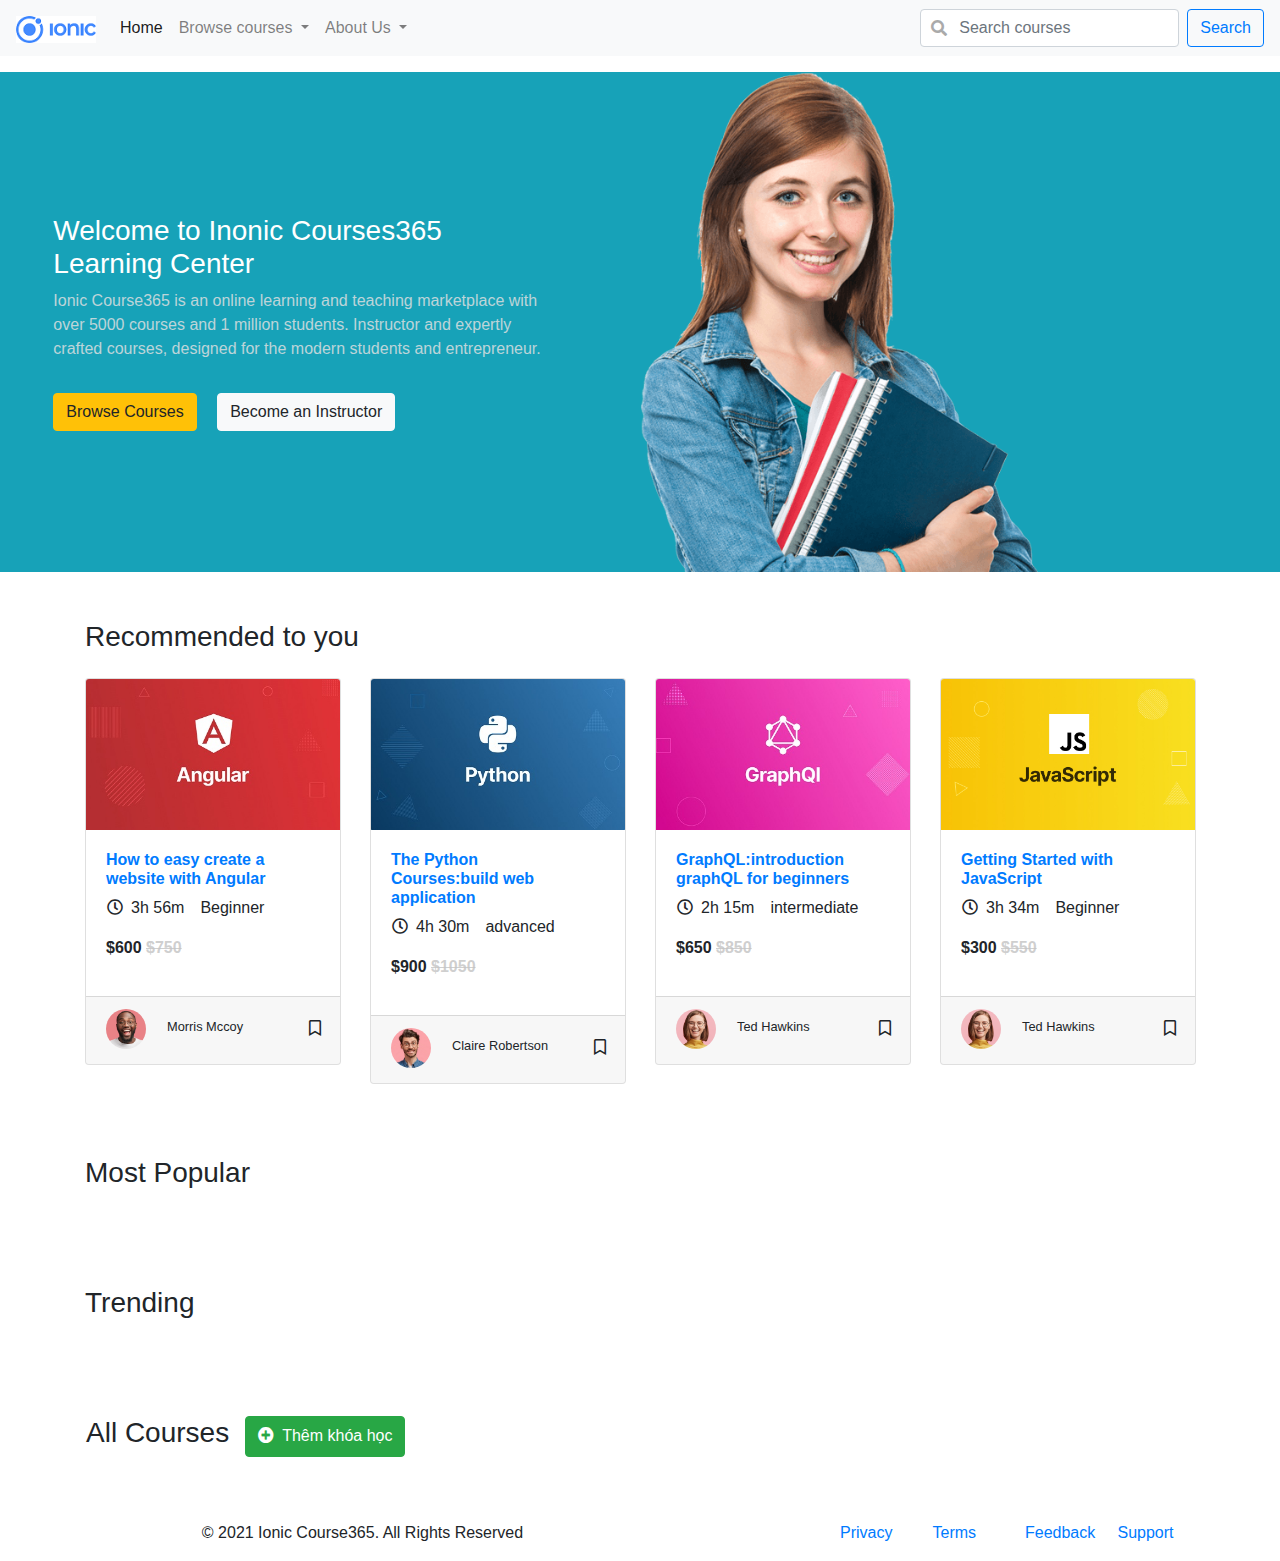
<file: Project Couses/index.html>
<!DOCTYPE html>
<html>

<head>
  <meta name="viewport" content="width=device-width, initial-scale=1">
  <title>Course 365 - Learning with unlimited!</title>

  <!-- Nhúng các thư viện BS4 & jQuery, awesome font -->
  <!-- <script src="https://code.jquery.com/jquery-3.2.1.slim.min.js"
    integrity="sha384-KJ3o2DKtIkvYIK3UENzmM7KCkRr/rE9/Qpg6aAZGJwFDMVNA/GpGFF93hXpG5KkN"
    crossorigin="anonymous"></script>
  <script src="https://cdn.jsdelivr.net/npm/popper.js@1.12.9/dist/umd/popper.min.js"
    integrity="sha384-ApNbgh9B+Y1QKtv3Rn7W3mgPxhU9K/ScQsAP7hUibX39j7fakFPskvXusvfa0b4Q"
    crossorigin="anonymous"></script>
  <script src="https://cdn.jsdelivr.net/npm/bootstrap@4.0.0/dist/js/bootstrap.min.js"
    integrity="sha384-JZR6Spejh4U02d8jOt6vLEHfe/JQGiRRSQQxSfFWpi1MquVdAyjUar5+76PVCmYl"
    crossorigin="anonymous"></script> -->
  <link rel="stylesheet" href="https://maxcdn.bootstrapcdn.com/bootstrap/4.5.2/css/bootstrap.min.css">
  <script src="https://ajax.googleapis.com/ajax/libs/jquery/3.6.0/jquery.min.js"></script>
  <script src="https://maxcdn.bootstrapcdn.com/bootstrap/4.5.2/js/bootstrap.min.js"></script>

  <link rel="stylesheet" href="https://cdnjs.cloudflare.com/ajax/libs/font-awesome/5.15.3/css/all.min.css">

  <link rel="stylesheet" href="https://use.fontawesome.com/releases/v5.15.4/css/all.css"
    integrity="sha384-DyZ88mC6Up2uqS4h/KRgHuoeGwBcD4Ng9SiP4dIRy0EXTlnuz47vAwmeGwVChigm" crossorigin="anonymous" />

  <!-- Các file css và js tự định nghĩa thêm -->
  <link rel="stylesheet" href="style.css">
  <script src="script.js"></script>
</head>

<body>
  <!-- 1. Header - Navbar menu -->
  <div class="header">
    <nav class="navbar navbar-expand-lg navbar-light bg-light">
      <a class="navbar-brand" href="#">
        <img src="./images/Ionic_logo.png" width="80" height="" alt="">
      </a>
      <div class="collapse navbar-collapse" id="navbarSupportedContent">
        <ul class="navbar-nav mr-auto">
          <li class="nav-item active">
            <a class="nav-link" href="#">Home <span class="sr-only">(current)</span></a>
          </li>

          <li class="nav-item dropdown">
            <a class="nav-link dropdown-toggle" href="#" id="navbarDropdown" role="button" data-toggle="dropdown"
              aria-haspopup="true" aria-expanded="false">
              Browse courses
            </a>
            <div class="dropdown-menu" aria-labelledby="navbarDropdown">
              <a class="dropdown-item" href="#">Web Development</a>
              <a class="dropdown-item" href="#">Mobile App</a>
              <a class="dropdown-item" href="#">Desktop App</a>

          </li>
          <li class="nav-item dropdown">
            <a class="nav-link dropdown-toggle" href="#" id="navbarDropdown" role="button" data-toggle="dropdown"
              aria-haspopup="true" aria-expanded="false">
              About Us
            </a>
            <div class="dropdown-menu" aria-labelledby="navbarDropdown">
              <a class="dropdown-item" href="#">Vision & Mission</a>
              <a class="dropdown-item" href="#">Team</a>
              <a class="dropdown-item" href="#">Contact Us</a>

          </li>

        </ul>
        <form class="form-inline my-2 my-lg-0">
          <div class="form-group has-search">
            <span class="fa fa-search form-control-feedback"></span>
            <input class="form-control mr-sm-2" type="search" placeholder="Search courses" aria-label="Search">
          </div>

          <button class="btn btn-outline-primary my-2 my-sm-0" type="submit">Search</button>

        </form>
      </div>
    </nav>
  </div>

  <!-- 2. Slide body -->
  <div class="slide-content bg-info mt-3">
    <div class="row row-slide-content">
      <div class="col-sm-6 my-auto">
        <div class="row d-flex align-items-center">
          <div class="col-sm-10 mx-auto">
            <h3 class="text-white">Welcome to Inonic Courses365 Learning Center</h3>
            <p class="text-ionic">Ionic Course365 is an online learning and teaching marketplace with
              over 5000
              courses
              and 1 million
              students. Instructor and expertly crafted courses, designed for the modern students and entrepreneur.</p>
            <button class="btn btn-warning mr-3 mt-3">Browse Courses</button>
            <button class="btn btn-light mt-3">Become an Instructor</button>

          </div>
        </div>
      </div>
      <div class="col-sm-6">
        <img src="./images/ionic-207965.png" class="img-ionic" alt="">
      </div>
    </div>
  </div>

  <!-- 3. Courses content -->
  <div class="courses-content container mt-5">
    <div class="row mb-3">
      <div class="col-sm-12">
        <h3>Recommended to you</h3>
      </div>
    </div>
    <div class="row">
      <div class="col-sm-3">
        <div class="card " style="width: 16rem;">
          <img class="card-img-top" src="images/courses/course-angular.jpg" alt="Card image cap">
          <div class="card-body">
            <div class="row">
              <div class="col-sm-10">
                <h6 class="text-primary font-weight-bold">How to easy create a website with Angular</h6>
              </div>

            </div>

            <div class="row pl-3">
              <p><i class="far fa-clock mr-2"></i>3h 56m</p>
              <p class="ml-3">Beginner</p>


            </div>
            <div class="row">
              <div class="col-sm-12">
                <p class="font-weight-bold">$600 <del class="text text-del-money">$750</del></p>
              </div>
            </div>

          </div>
          <div class="card-footer">
            <div class="row row-card">
              <div class="col-sm-3">
                <img src="./images/teacher/morris_mccoy.jpg" class="rounded-circle" height="40" alt="">
              </div>
              <div class="col-sm-7 text-left pt-2">
                <p class="small">Morris Mccoy</p>
              </div>
              <div class="col-sm-2 text-right pt-2">
                <i class="far fa-bookmark"></i>
              </div>
            </div>


          </div>
        </div>

      </div>


      <!--  card 2-->
      <div class="col-sm-3">
        <div class="card " style="width: 16rem;">
          <img class="card-img-top" src="./images/courses/course-python.jpg" alt="Card image cap">
          <div class="card-body">
            <div class="row">
              <div class="col-sm-11">
                <h6 class="text-primary font-weight-bold">The Python Courses:build web application</h6>
              </div>

            </div>

            <div class="row pl-3">
              <p><i class="far fa-clock mr-2"></i>4h 30m</p>
              <p class="ml-3">advanced</p>


            </div>
            <div class="row">
              <div class="col-sm-12">
                <p class="font-weight-bold">$900 <del class="text text-del-money">$1050</del></p>
              </div>
            </div>
          </div>
          <div class="card-footer">
            <div class="row row-card">
              <div class="col-sm-3">
                <img src="./images/teacher/claire_robertson.jpg" class="rounded-circle" height="40" alt="">
              </div>
              <div class="col-sm-7 text-left pt-2">
                <p class="small">Claire Robertson</p>
              </div>
              <div class="col-sm-2 text-right pt-2">
                <i class="far fa-bookmark"></i>
              </div>
            </div>


          </div>
        </div>

      </div>
      <!-- end2 -->
      <!-- card 3 -->
      <div class="col-sm-3">
        <div class="card " style="width: 16rem;">
          <img class="card-img-top" src="./images/courses/course-graphql.jpg" alt="Card image cap">
          <div class="card-body">
            <div class="row">
              <div class="col-sm-10">
                <h6 class="text-primary font-weight-bold">GraphQL:introduction graphQL for beginners</h6>
              </div>

            </div>

            <div class="row pl-3">
              <p><i class="far fa-clock mr-2"></i>2h 15m</p>
              <p class="ml-3">intermediate</p>


            </div>
            <div class="row">
              <div class="col-sm-12">
                <p class="font-weight-bold">$650 <del class="text text-del-money">$850</del></p>
              </div>
            </div>
          </div>
          <div class="card-footer">
            <div class="row row-card">
              <div class="col-sm-3">
                <img src="./images/teacher/ted_hawkins.jpg" class="rounded-circle" height="40" alt="">
              </div>
              <div class="col-sm-7 text-left pt-2">
                <p class="small">Ted Hawkins</p>
              </div>
              <div class="col-sm-2 text-right pt-2">
                <i class="far fa-bookmark"></i>
              </div>
            </div>

          </div>
        </div>

      </div>
      <!-- end 3 -->
      <!-- card 4 -->
      <div class="col-sm-3">
        <div class="card " style="width: 16rem;">
          <img class="card-img-top" src="./images/courses/course-javascript.jpg" alt="Card image cap">
          <div class="card-body">
            <div class="row">
              <div class="col-sm-10">
                <h6 class="text-primary font-weight-bold">Getting Started with JavaScript</h6>
              </div>

            </div>

            <div class="row pl-3">
              <p><i class="far fa-clock mr-2"></i>3h 34m</p>
              <p class="ml-3">Beginner</p>
            </div>
            <div class="row">
              <div class="col-sm-12">
                <p class="font-weight-bold">$300 <del class="text text-del-money">$550</del></p>
              </div>
            </div>
          </div>
          <div class="card-footer">
            <div class="row row-card">
              <div class="col-sm-3">
                <img src="./images/teacher/ted_hawkins.jpg" class="rounded-circle" height="40" alt="">
              </div>
              <div class="col-sm-7 text-left pt-2">
                <p class="small">Ted Hawkins</p>
              </div>
              <div class="col-sm-2 text-right pt-2">
                <i class="far fa-bookmark"></i>
              </div>
            </div>
          </div>
        </div>

      </div>
      <!-- end 4 -->

    </div>
    <!-- Popular -->
    <div class="row mb-3 mt-4 pt-5">
      <div class="col-sm-12">
        <h3>Most Popular</h3>
      </div>

    </div>
    <div id="row-popular" class="row">


    </div>
    <!-- end popular -->
    <!-- Trending -->
    <div id="row" class="row mb-3 mt-4 pt-5">
      <div class="col-sm-12">
        <h3>Trending</h3>
      </div>

    </div>
    <div id="row-trending" class="row">


    </div>

    <!-- end Trending -->
    <div class="row mb-3 mt-4 pt-5">
      <h3 class="mx-3">All Courses</h3>
      <button id="btn-create" class="btn btn-success"><i class="fas fa-plus-circle mr-2"></i>Thêm khóa học</button>
      <div class="col-sm-6">


      </div>
      <div class="col-sm-6">

      </div>

    </div>
    <div id="row-all-courses" class="row">

    </div>


    <!-- 4. Footer -->
    <div class="footer mt-5 container">
      <div class="row">
        <div class="col-sm-6 text-center">
          <p>© 2021 Ionic Course365. All Rights Reserved
          </p>

        </div>
        <div class="col-sm-2"></div>
        <div class="col-sm-4 ">
          <div class="row">
            <div class="col-sm-3 ">
              <a href="">Privacy</a>
            </div>
            <div class="col-sm-3 ">
              <a href="">Terms</a>
            </div>
            <div class="col-sm-3">
              <a href="">Feedback</a>
            </div>
            <div class="col-sm-3 ">
              <a href="">Support</a>
            </div>
          </div>
        </div>
      </div>
    </div>

    <!-- modal create -->
    <!--  -->
    <div id="create-modal" class="modal" tabindex="-1" role="dialog">
      <div class="modal-dialog" role="document">
        <div class="modal-content">
          <div class="modal-header">
            <h5 class="modal-title">Thêm khóa học mới</h5>
            <button type="button" class="close" data-dismiss="modal" aria-label="Close">
              <span aria-hidden="true">&times;</span>
            </button>
          </div>
          <div class="modal-body">
            <label for="">CourseCode</label>
            <input class="form-control" type="text" name="" id="inp-courseCode">
            <label for="">CourseName</label>
            <input class="form-control" type="text" name="" id="inp-courseName">
            <label for="">Price</label>
            <input class="form-control" type="text" name="" id="inp-price">
            <label for="">DiscountPrice</label>
            <input class="form-control" type="text" name="" id="inp-discountPrice">
            <label for="">Duration</label>
            <input class="form-control" type="text" name="" id="inp-duration">
            <label for="">Level</label>
            <select name="" id="select-level" class="form-control">
              <option value="">Chọn level</option>
              <option value="Beginner">Beginner</option>
              <option value="Intermediate">Intermediate</option>
              <option value="Advanced">Advanced</option>
            </select>
            <label for="">CoverImage</label>
            <form action="/action_page.php">
              <label for="myfile">Select a file:</label>
              <input type="file" id="img-course" name="myfile"><br><br>

            </form>
            <label for="">TeacherName</label>
            <input class="form-control" type="text" name="" id="inp-teacherName">
            <label for="">TeacherPhoto</label>

            <label for="myfile">Select a file:</label>
            <input type="file" id="img-teacher" name="myfile"><br><br>


            <label for="">IsPopular</label>
            <!-- radio -->
            <form action="" id="form-popular">
              <div class="form-check">
                <input class="form-check-input" type="radio" name="radio-popular" id="radio-popular-true" value="true">
                <label class="form-check-label" for="flexRadioDisabled">
                  True
                </label>
              </div>
              <div class="form-check">
                <input class="form-check-input" type="radio" name="radio-popular" id="radio-popular-false" value="false"
                  checked>
                <label class="form-check-label" for="flexRadioCheckedDisabled">
                  false
                </label>
              </div>

            </form>

            <!-- end radio -->

            <label for="">IsTrending</label>
            <form action="" id="form-trending">
              <div class="form-check">
                <input class="form-check-input" type="radio" name="radio-trending" id="radio-trending-true"
                  value="true">
                <label class="form-check-label" for="flexRadioDisabled">
                  True
                </label>
              </div>
              <div class="form-check">
                <input class="form-check-input" type="radio" name="radio-trending" id="radio-trending-false"
                  value="false" checked>
                <label class="form-check-label" for="flexRadioCheckedDisabled">
                  false
                </label>
              </div>
            </form>


          </div>
          <div class="modal-footer">
            <button id="btn-create-save" type="button" class="btn btn-primary">Save changes</button>
            <button type="button" class="btn btn-secondary" data-dismiss="modal">Close</button>
          </div>
        </div>
      </div>
    </div>
    <!-- end modal -->
    <!-- modal update -->
    <div id="update-modal" class="modal" tabindex="-1" role="dialog">
      <div class="modal-dialog" role="document">
        <div class="modal-content">
          <div class="modal-header">
            <h5 class="modal-title">Sửa khóa học</h5>
            <button type="button" class="close" data-dismiss="modal" aria-label="Close">
              <span aria-hidden="true">&times;</span>
            </button>
          </div>
          <div class="modal-body">
            <label for="">CourseCode</label>
            <input class="form-control" type="text" name="" id="inp-courseCode-up">
            <label for="">CourseName</label>
            <input class="form-control" type="text" name="" id="inp-courseName-up">
            <label for="">Price</label>
            <input class="form-control" type="text" name="" id="inp-price-up">
            <label for="">DiscountPrice</label>
            <input class="form-control" type="text" name="" id="inp-discountPrice-up">
            <label for="">Duration</label>
            <input class="form-control" type="text" name="" id="inp-duration-up">
            <label for="">Level</label>
            <select name="" id="select-level-up" class="form-control">
              <option value="">Chọn level</option>
              <option value="Beginner">Beginner</option>
              <option value="Intermediate">Intermediate</option>
              <option value="Advanced">Advanced</option>
            </select>
            <label for="">CoverImage</label>
            <form action="/action_page.php">
              <label for="myfile">Select a file:</label>
              <input type="file" id="img-course-up" name="myfile"><br><br>

            </form>
            <label for="">TeacherName</label>
            <!-- <input class="form-control" type="text" name="" id="teacher-name-abc"> -->
            <input class="form-control" type="text" name="" id="inp-teacher-name-up">
            <label for="">TeacherPhoto</label>
            <label for="myfile">Select a file:</label>
            <input type="file" id="img-teacher-up" name="myfile"><br><br>


            <label for="">IsPopular</label>
            <!-- radio -->
            <form action="" id="form-popular-up">
              <div class="form-check">
                <input class="form-check-input" type="radio" name="radio-popular" id="radio-popular-true" value="true">
                <label class="form-check-label" for="flexRadioDisabled">
                  True
                </label>
              </div>
              <div class="form-check">
                <input class="form-check-input" type="radio" name="radio-popular" id="radio-popular-false" value="false"
                  checked>
                <label class="form-check-label" for="flexRadioCheckedDisabled">
                  false
                </label>
              </div>

            </form>

            <!-- end radio -->

            <label for="">IsTrending</label>
            <form action="" id="form-trending-up">
              <div class="form-check">
                <input class="form-check-input" type="radio" name="radio-trending" id="radio-trending-true"
                  value="true">
                <label class="form-check-label" for="flexRadioDisabled">
                  True
                </label>
              </div>
              <div class="form-check">
                <input class="form-check-input" type="radio" name="radio-trending" id="radio-trending-false"
                  value="false" checked>
                <label class="form-check-label" for="flexRadioCheckedDisabled">
                  false
                </label>
              </div>
            </form>


          </div>
          <div class="modal-footer">
            <button id="btn-update-save" type="button" class="btn btn-primary">Upadte</button>
            <button type="button" class="btn btn-secondary" data-dismiss="modal">Close</button>
          </div>
        </div>
      </div>
    </div>
    <!-- end modal -->
    <!-- modal delete -->
    <div id="delete-modal" class="modal" tabindex="-1" role="dialog">
      <div class="modal-dialog" role="document">
        <div class="modal-content">
          <div class="modal-header">
            <h5 class="modal-title">Xóa khóa học</h5>
            <button type="button" class="close" data-dismiss="modal" aria-label="Close">
              <span aria-hidden="true">&times;</span>
            </button>
          </div>
          <div class="modal-body">
            <p>Xóa khóa học này</p>
          </div>
          <div class="modal-footer">
            <button id="btn-delete-save" type="button" class="btn btn-primary">Delete Save</button>
            <button type="button" class="btn btn-secondary" data-dismiss="modal">Close</button>
          </div>
        </div>
      </div>
    </div>
    <!-- end modal -->




</body>

</html>
</file>
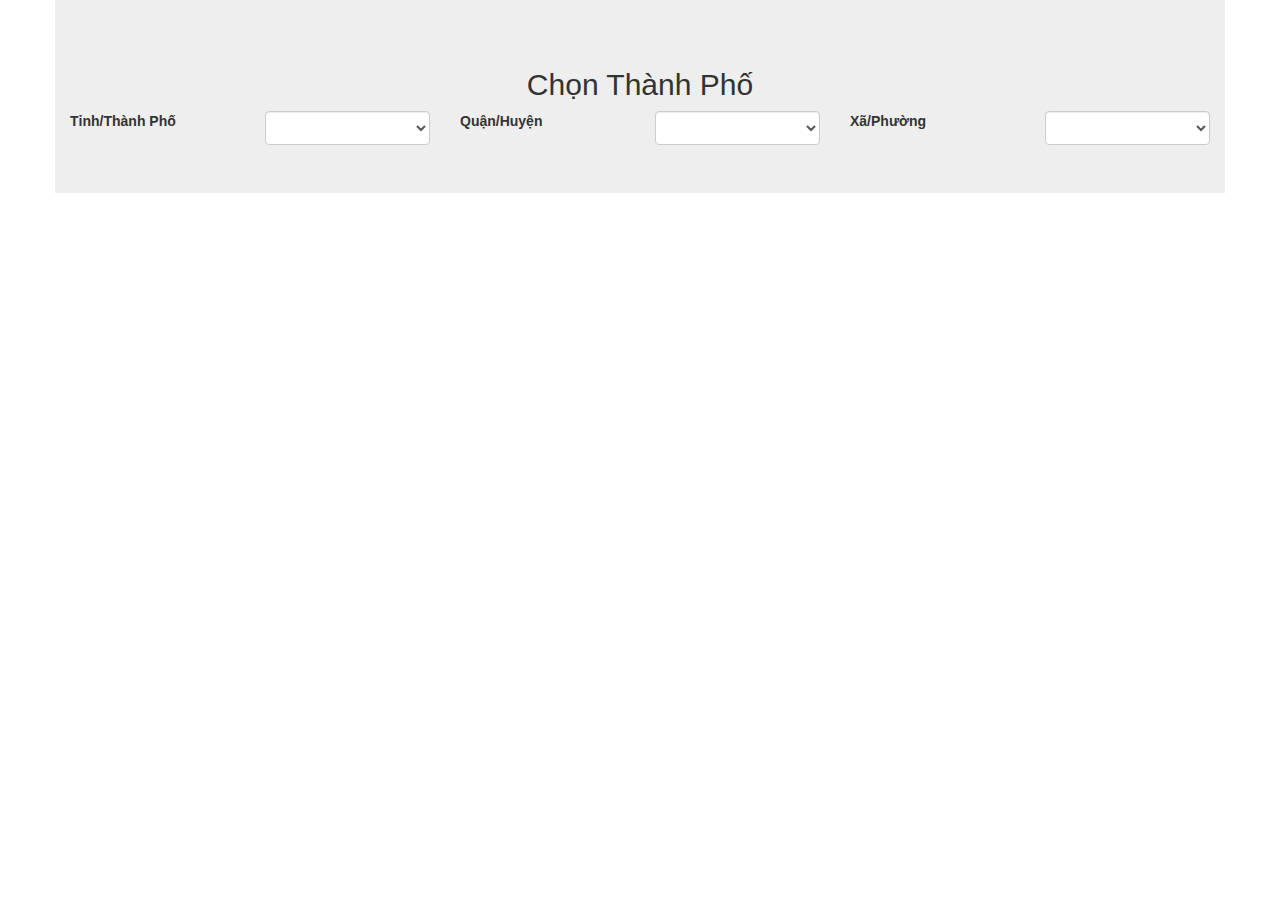
<file: BackEnd(Springboot)/FEProvince/index.html>
<!doctype html>
<html lang="en">

<head>
    <title>Title</title>
    <!-- Required meta tags -->
    <meta charset="utf-8">
    <meta name="viewport" content="width=device-width, initial-scale=1, shrink-to-fit=no">

    <script src="https://ajax.googleapis.com/ajax/libs/jquery/3.6.0/jquery.min.js"></script>
    <link rel="stylesheet" href="https://maxcdn.bootstrapcdn.com/bootstrap/3.4.1/css/bootstrap.min.css">
    <script src="https://maxcdn.bootstrapcdn.com/bootstrap/3.4.1/js/bootstrap.min.js"></script>
</head>

<body>
    <div class="mt-5">
        <div class="container jumbotron">
            <h2 class="text-center">Chọn Thành Phố</h2>
            <div class="row">
                <div class="col-sm-2">
                    <label for="">Tỉnh/Thành Phố</label>
                </div>
                <div class="col-sm-2">
                    <select name="" id="select-province" class="form-control"></select>
                </div>
                <div class="col-sm-2">
                    <label for="">Quận/Huyện</label>
                </div>
                <div class="col-sm-2">
                    <select name="" id="select-district" class="form-control"></select>
                </div>
                <div class="col-sm-2">
                    <label for="">Xã/Phường</label>
                </div>
                <div class="col-sm-2">
                    <select name="" id="select-ward" class="form-control"></select>
                </div>
            </div>
        </div>
    </div>



</body>
<script>
    // *** Region1 ****//
    const gBASE = "http://localhost:8081/province";
    const gBASE_DISTRICT = "http://localhost:8081/provinceId"
    const gBASE_WARD = "http://localhost:8081/districtId"
    var gDataAll = [];
    // *** Region2 ****//
    $(document).ready(function () {
        onLoadDataProvince();
        $("#select-province").on("change", function () {
            $("#select-district").html("");

            onLoadDataDistrict(this.value);


        })
        $("#select-district").on("change", function () {
            $("#select-ward").html("");
            console.log(this.value);

            onLoadDataWard(this.value);


        })

    })
    // *** Region3 ****//
    function onLoadDataProvince() {
        $.ajax({
            url: gBASE,
            type: "GET",
            success: function (paramRes) {
                handleDataProvince(paramRes);
                gDataAll = paramRes;
            },
            error: function (paramErr) {
                alert(paramErr.status);
            }

        })
    }
    function onLoadDataDistrict(paramId) {
        $.ajax({
            url: gBASE_DISTRICT + "?provinceId=" + paramId,
            type: "GET",
            success: function (paramRes) {
                handleDataDistrict(paramRes);

            },
            error: function (paramErr) {
                alert(paramErr.status);
            }

        })
    }
    function onLoadDataWard(paramId) {
        $.ajax({
            url: gBASE_WARD + "?districtId=" + paramId,
            type: "GET",
            success: function (paramRes) {
                handleDataWard(paramRes);
                console.log(paramRes);

            },
            error: function (paramErr) {
                alert(paramErr.status);
            }

        })
    }
    // *** Region4 ****//
    function handleDataProvince(paramRes) {
        for (var bI = 0; bI < paramRes.length; bI++) {
            $("#select-province").append($("<option>", {
                text: paramRes[bI].name,
                value: paramRes[bI].id,
            }))
        }
    }
    function handleDataDistrict(paramRes) {

        for (var bI = 0; bI < paramRes.length; bI++) {
            $("#select-district").append($("<option>", {
                text: paramRes[bI].name,
                value: paramRes[bI].id,
            }))
        }
    }
    function handleDataWard(paramRes) {

        for (var bI = 0; bI < paramRes.length; bI++) {
            $("#select-ward").append($("<option>", {
                text: paramRes[bI].name,
                value: paramRes[bI].prefix,
            }))
        }
    }


</script>

</html>
</file>
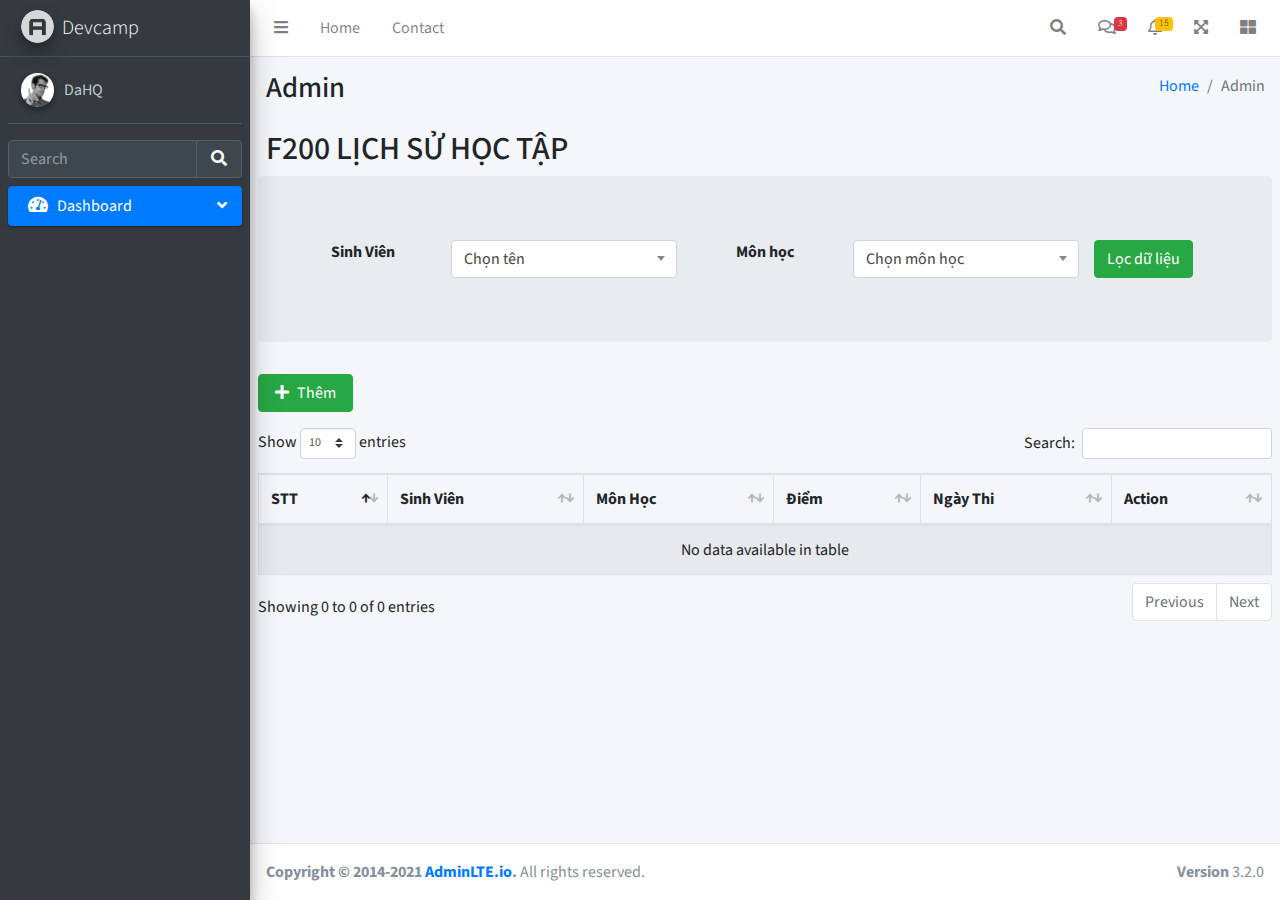
<file: Admin class/Task48.10.html>
<!DOCTYPE html>
<html lang="en">

<head>
    <meta charset="utf-8">
    <meta name="viewport" content="width=device-width, initial-scale=1">
    <title>ADMIN</title>

    <!-- Google Font: Source Sans Pro -->
    <link rel="stylesheet"
        href="https://fonts.googleapis.com/css?family=Source+Sans+Pro:300,400,400i,700&display=fallback">
    <!-- Font Awesome -->
    <link rel="stylesheet" href="plugins/fontawesome-free/css/all.min.css">
    <!-- DataTables -->
    <link rel="stylesheet" href="plugins/datatables-bs4/css/dataTables.bootstrap4.min.css">
    <link rel="stylesheet" href="plugins/datatables-responsive/css/responsive.bootstrap4.min.css">
    <!-- Bootstrap Color Picker -->
    <link rel="stylesheet" href="plugins/bootstrap-colorpicker/css/bootstrap-colorpicker.min.css">
    <!-- Tempusdominus Bootstrap 4 -->
    <link rel="stylesheet" href="plugins/tempusdominus-bootstrap-4/css/tempusdominus-bootstrap-4.min.css">
    <!-- Select2 -->
    <link rel="stylesheet" href="plugins/select2/css/select2.min.css">
    <link rel="stylesheet" href="plugins/select2-bootstrap4-theme/select2-bootstrap4.min.css">
    <!-- Bootstrap4 Duallistbox -->
    <link rel="stylesheet" href="plugins/bootstrap4-duallistbox/bootstrap-duallistbox.min.css">
    <!-- BS Stepper -->
    <link rel="stylesheet" href="plugins/bs-stepper/css/bs-stepper.min.css">
    <!-- dropzonejs -->
    <link rel="stylesheet" href="plugins/dropzone/min/dropzone.min.css">
    <!-- Theme style -->
    <link rel="stylesheet" href="dist/css/adminlte.min.css">

</head>

<body class="hold-transition sidebar-mini">
    <!-- Site wrapper -->
    <div class="wrapper">
        <!-- Navbar -->
        <nav class="main-header navbar navbar-expand navbar-white navbar-light">
            <!-- Left navbar links -->
            <ul class="navbar-nav">
                <li class="nav-item">
                    <a class="nav-link" data-widget="pushmenu" href="#" role="button"><i class="fas fa-bars"></i></a>
                </li>
                <li class="nav-item d-none d-sm-inline-block">
                    <a href="../../index3.html" class="nav-link">Home</a>
                </li>
                <li class="nav-item d-none d-sm-inline-block">
                    <a href="#" class="nav-link">Contact</a>
                </li>
            </ul>

            <!-- Right navbar links -->
            <ul class="navbar-nav ml-auto">
                <!-- Navbar Search -->
                <li class="nav-item">
                    <a class="nav-link" data-widget="navbar-search" href="#" role="button">
                        <i class="fas fa-search"></i>
                    </a>
                    <div class="navbar-search-block">
                        <form class="form-inline">
                            <div class="input-group input-group-sm">
                                <input class="form-control form-control-navbar" type="search" placeholder="Search"
                                    aria-label="Search">
                                <div class="input-group-append">
                                    <button class="btn btn-navbar" type="submit">
                                        <i class="fas fa-search"></i>
                                    </button>
                                    <button class="btn btn-navbar" type="button" data-widget="navbar-search">
                                        <i class="fas fa-times"></i>
                                    </button>
                                </div>
                            </div>
                        </form>
                    </div>
                </li>

                <!-- Messages Dropdown Menu -->
                <li class="nav-item dropdown">
                    <a class="nav-link" data-toggle="dropdown" href="#">
                        <i class="far fa-comments"></i>
                        <span class="badge badge-danger navbar-badge">3</span>
                    </a>
                    <div class="dropdown-menu dropdown-menu-lg dropdown-menu-right">
                        <a href="#" class="dropdown-item">
                            <!-- Message Start -->
                            <div class="media">
                                <img src="dist/img/user1-128x128.jpg" alt="User Avatar"
                                    class="img-size-50 mr-3 img-circle">
                                <div class="media-body">
                                    <h3 class="dropdown-item-title">
                                        Brad Diesel
                                        <span class="float-right text-sm text-danger"><i class="fas fa-star"></i></span>
                                    </h3>
                                    <p class="text-sm">Call me whenever you can...</p>
                                    <p class="text-sm text-muted"><i class="far fa-clock mr-1"></i> 4 Hours Ago</p>
                                </div>
                            </div>
                            <!-- Message End -->
                        </a>
                        <div class="dropdown-divider"></div>
                        <a href="#" class="dropdown-item">
                            <!-- Message Start -->
                            <div class="media">
                                <img src="dist/img/user8-128x128.jpg" alt="User Avatar"
                                    class="img-size-50 img-circle mr-3">
                                <div class="media-body">
                                    <h3 class="dropdown-item-title">
                                        John Pierce
                                        <span class="float-right text-sm text-muted"><i class="fas fa-star"></i></span>
                                    </h3>
                                    <p class="text-sm">I got your message bro</p>
                                    <p class="text-sm text-muted"><i class="far fa-clock mr-1"></i> 4 Hours Ago</p>
                                </div>
                            </div>
                            <!-- Message End -->
                        </a>
                        <div class="dropdown-divider"></div>
                        <a href="#" class="dropdown-item">
                            <!-- Message Start -->
                            <div class="media">
                                <img src="dist/img/user3-128x128.jpg" alt="User Avatar"
                                    class="img-size-50 img-circle mr-3">
                                <div class="media-body">
                                    <h3 class="dropdown-item-title">
                                        Nora Silvester
                                        <span class="float-right text-sm text-warning"><i
                                                class="fas fa-star"></i></span>
                                    </h3>
                                    <p class="text-sm">The subject goes here</p>
                                    <p class="text-sm text-muted"><i class="far fa-clock mr-1"></i> 4 Hours Ago</p>
                                </div>
                            </div>
                            <!-- Message End -->
                        </a>
                        <div class="dropdown-divider"></div>
                        <a href="#" class="dropdown-item dropdown-footer">See All Messages</a>
                    </div>
                </li>
                <!-- Notifications Dropdown Menu -->
                <li class="nav-item dropdown">
                    <a class="nav-link" data-toggle="dropdown" href="#">
                        <i class="far fa-bell"></i>
                        <span class="badge badge-warning navbar-badge">15</span>
                    </a>
                    <div class="dropdown-menu dropdown-menu-lg dropdown-menu-right">
                        <span class="dropdown-item dropdown-header">15 Notifications</span>
                        <div class="dropdown-divider"></div>
                        <a href="#" class="dropdown-item">
                            <i class="fas fa-envelope mr-2"></i> 4 new messages
                            <span class="float-right text-muted text-sm">3 mins</span>
                        </a>
                        <div class="dropdown-divider"></div>
                        <a href="#" class="dropdown-item">
                            <i class="fas fa-users mr-2"></i> 8 friend requests
                            <span class="float-right text-muted text-sm">12 hours</span>
                        </a>
                        <div class="dropdown-divider"></div>
                        <a href="#" class="dropdown-item">
                            <i class="fas fa-file mr-2"></i> 3 new reports
                            <span class="float-right text-muted text-sm">2 days</span>
                        </a>
                        <div class="dropdown-divider"></div>
                        <a href="#" class="dropdown-item dropdown-footer">See All Notifications</a>
                    </div>
                </li>
                <li class="nav-item">
                    <a class="nav-link" data-widget="fullscreen" href="#" role="button">
                        <i class="fas fa-expand-arrows-alt"></i>
                    </a>
                </li>
                <li class="nav-item">
                    <a class="nav-link" data-widget="control-sidebar" data-slide="true" href="#" role="button">
                        <i class="fas fa-th-large"></i>
                    </a>
                </li>
            </ul>
        </nav>
        <!-- /.navbar -->

        <!-- Main Sidebar Container -->
        <aside class="main-sidebar sidebar-dark-primary elevation-4">
            <!-- Brand Logo -->
            <a href="../../index3.html" class="brand-link">
                <img src="dist/img/AdminLTELogo.png" alt="AdminLTE Logo" class="brand-image img-circle elevation-3"
                    style="opacity: .8">
                <span class="brand-text font-weight-light">Devcamp</span>
            </a>

            <!-- Sidebar -->
            <div class="sidebar">
                <!-- Sidebar user (optional) -->
                <div class="user-panel mt-3 pb-3 mb-3 d-flex">
                    <div class="image">
                        <img src="dist/img/user2-160x160.jpg" class="img-circle elevation-2" alt="User Image">
                    </div>
                    <div class="info">
                        <a href="#" class="d-block">DaHQ</a>
                    </div>
                </div>

                <!-- SidebarSearch Form -->
                <div class="form-inline">
                    <div class="input-group" data-widget="sidebar-search">
                        <input class="form-control form-control-sidebar" type="search" placeholder="Search"
                            aria-label="Search">
                        <div class="input-group-append">
                            <button class="btn btn-sidebar">
                                <i class="fas fa-search fa-fw"></i>
                            </button>
                        </div>
                    </div>
                </div>

                <!-- Sidebar Menu -->
                <nav class="mt-2">
                    <ul class="nav nav-pills nav-sidebar flex-column" data-widget="treeview" role="menu"
                        data-accordion="false">
                        <!-- Add icons to the links using the .nav-icon class
               with font-awesome or any other icon font library -->
                        <li class="nav-item menu-open">
                            <a href="#" class="nav-link act active">
                                <i class="nav-icon fas fa-tachometer-alt"></i>
                                <p>
                                    Dashboard
                                    <i class="right fas fa-angle-left"></i>
                                </p>
                            </a>

                        </li>

                    </ul>
                </nav>
                <!-- /.sidebar-menu -->
            </div>
            <!-- /.sidebar -->
        </aside>

        <!-- Content Wrapper. Contains page content -->
        <div class="content-wrapper">
            <!-- Content Header (Page header) -->
            <section class="content-header">
                <div class="container-fluid">
                    <div class="row mb-2">
                        <div class="col-sm-6">
                            <h1>Admin</h1>
                        </div>
                        <div class="col-sm-6">
                            <ol class="breadcrumb float-sm-right">
                                <li class="breadcrumb-item"><a href="#">Home</a></li>
                                <li class="breadcrumb-item active">Admin</li>
                            </ol>
                        </div>
                    </div>
                </div><!-- /.container-fluid -->
            </section>

            <!-- Main content -->
            <section class="content">
                <div class="container-fluid">
                    <h2>F200 LỊCH SỬ HỌC TẬP</h2>
                </div>
                <div class="jumbotron">
                    <div class="row">

                        <div class="col-sm-2 text-center">
                            <label for="">Sinh Viên</label>
                        </div>
                        <div class="col-sm-3">
                            <select name="" id="select-sinh-vien" class="form-control select2">
                                <option value="">Chọn tên</option>
                            </select>
                        </div>
                        <div class="col-sm-2 text-center">
                            <label for="">Môn học</label>
                        </div>
                        <div class="col-sm-3">
                            <select name="" id="select-mon-hoc" class="form-control select2">
                                <option value="">Chọn môn học</option>
                            </select>
                        </div>
                        <div class="col-sm-2">
                            <button id="btn-filter" class="btn btn-success">Lọc dữ liệu</button>
                        </div>
                    </div>
                </div>
                <div class="row">
                    <div class="col-sm-12">
                        <button id="btn-add" class="btn btn-success px-3 mb-3"><i
                                class="fas fa-plus mr-2"></i>Thêm</button>
                    </div>

                </div>
                <table id="table-grade" class="table table-bordered table-striped">
                    <thead>
                        <tr>
                            <th>STT</th>
                            <th>Sinh Viên</th>
                            <th>Môn Học</th>
                            <th>Điểm</th>
                            <th>Ngày Thi</th>
                            <th>Action</th>
                        </tr>
                    </thead>
                </table>

            </section>
            <!-- /.content -->
        </div>
        <!-- /.content-wrapper -->

        <footer class="main-footer">
            <div class="float-right d-none d-sm-block">
                <b>Version</b> 3.2.0
            </div>
            <strong>Copyright &copy; 2014-2021 <a href="https://adminlte.io">AdminLTE.io</a>.</strong> All rights
            reserved.
        </footer>

        <!-- Control Sidebar -->
        <aside class="control-sidebar control-sidebar-dark">
            <!-- Control sidebar content goes here -->
        </aside>
        <!-- /.control-sidebar -->
        <!-- modal -->
        <div id="modal-grade-add" class="modal" tabindex="-1" role="dialog">
            <div class="modal-dialog" role="document">
                <div class="modal-content">
                    <div class="modal-header">
                        <h5 class="modal-title">Add Grade</h5>
                        <button type="button" class="close" data-dismiss="modal" aria-label="Close">
                            <span aria-hidden="true">&times;</span>
                        </button>
                    </div>
                    <div class="modal-body form-group">
                        <label for="">Sinh Viên</label>
                        <select name="" id="select-student" class="form-control mb-2 select2">
                            <option value="">Chọn tên sinh viên</option>
                        </select>
                        <label for="">Môn học</label>
                        <select name="" id="select-subject" class="form-control mb-2 select2">
                            <option value="">Chọn tên môn học</option>
                        </select>
                        <label for="">Điểm</label>
                        <input type="number" name="" id="inp-grade" class="form-control mb-2">
                        <label for="">Ngày thi</label>
                        <input type="text" name="" id="inp-date" class="form-control">


                    </div>

                    <div class="modal-footer">
                        <button id="btn-save-add" type="button" class="btn btn-primary">Add Grade</button>
                        <button type="button" class="btn btn-secondary" data-dismiss="modal">Close</button>
                    </div>
                </div>
            </div>
        </div>
        <!-- end modal -->
        <!-- modal edit -->
        <div id="modal-grade-edit" class="modal" tabindex="-1" role="dialog">
            <div class="modal-dialog" role="document">
                <div class="modal-content">
                    <div class="modal-header">
                        <h5 class="modal-title">Edit Grade</h5>
                        <button type="button" class="close" data-dismiss="modal" aria-label="Close">
                            <span aria-hidden="true">&times;</span>
                        </button>
                    </div>
                    <div class="modal-body form-group">
                        <label for="">Sinh Viên</label>
                        <select name="" id="select-student-edit" class="form-control mb-2">
                            <option value="">Chọn tên sinh viên</option>
                        </select>
                        <label for="">Môn học</label>
                        <input type="text" name="" id="inp-grade-subject" class="form-control mb-2">

                        <label for="">Điểm</label>
                        <input type=" number" name="" id="inp-grade-edit" class="form-control mb-2">
                        <label for="">Ngày thi</label>
                        <input type="text" name="" id="inp-date-edit" class="form-control">


                    </div>

                    <div class="modal-footer">
                        <button id="btn-save-edit" type="button" class="btn btn-primary">Update Grade</button>
                        <button type="button" class="btn btn-secondary" data-dismiss="modal">Close</button>
                    </div>
                </div>
            </div>
        </div>
        <!-- end modal -->
        <!-- modal delete -->
        <div id="modal-grade-delete" class="modal" tabindex="-1" role="dialog">
            <div class="modal-dialog" role="document">
                <div class="modal-content">
                    <div class="modal-header">
                        <h5 class="modal-title">Delete Grade</h5>
                        <button type="button" class="close" data-dismiss="modal" aria-label="Close">
                            <span aria-hidden="true">&times;</span>
                        </button>
                    </div>

                    <div class="modal-footer">
                        <button id="btn-save-delete" type="button" class="btn btn-primary">Delete Grade</button>
                        <button type="button" class="btn btn-secondary" data-dismiss="modal">Close</button>
                    </div>
                </div>
            </div>
        </div>
        <!-- end modal -->

    </div>
    <!-- ./wrapper -->

    <!-- jQuery -->
    <script src="plugins/jquery/jquery.min.js"></script>
    <!-- Bootstrap 4 -->
    <script src="plugins/bootstrap/js/bootstrap.bundle.min.js"></script>
    <script src="plugins/select2/js/select2.full.min.js"></script>
    <!-- AdminLTE App -->
    <script src="plugins/datatables/jquery.dataTables.min.js"></script>
    <script src="plugins/datatables-bs4/js/dataTables.bootstrap4.min.js"></script>
    <script src="plugins/datatables-responsive/js/dataTables.responsive.min.js"></script>
    <script src="plugins/datatables-responsive/js/responsive.bootstrap4.min.js"></script>

    <!-- AdminLTE for demo purposes -->
    <script src="dist/js/demo.js"></script>
    <script>
        $('.select2').select2()
    </script>
    <script src="./Task48.10.js"></script>
</body>

</html>
</file>
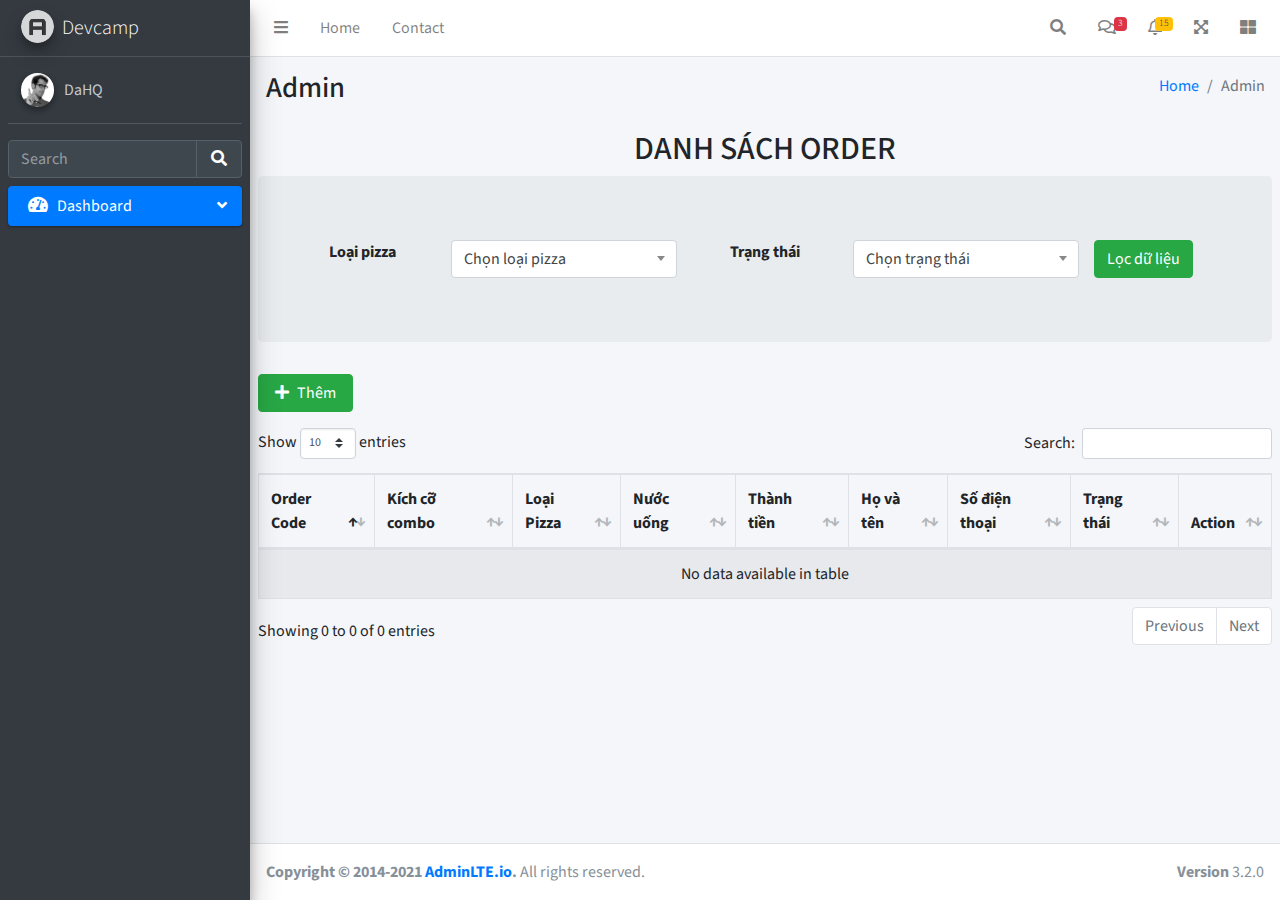
<file: Admin Order/Task49.10.html>
<!DOCTYPE html>
<html lang="en">

<head>
    <meta charset="utf-8">
    <meta name="viewport" content="width=device-width, initial-scale=1">
    <title>ADMIN</title>

    <!-- Google Font: Source Sans Pro -->
    <link rel="stylesheet"
        href="https://fonts.googleapis.com/css?family=Source+Sans+Pro:300,400,400i,700&display=fallback">
    <!-- Font Awesome -->
    <link rel="stylesheet" href="plugins/fontawesome-free/css/all.min.css">
    <!-- DataTables -->
    <link rel="stylesheet" href="plugins/datatables-bs4/css/dataTables.bootstrap4.min.css">
    <link rel="stylesheet" href="plugins/datatables-responsive/css/responsive.bootstrap4.min.css">
    <!-- Bootstrap Color Picker -->
    <link rel="stylesheet" href="plugins/bootstrap-colorpicker/css/bootstrap-colorpicker.min.css">
    <!-- Tempusdominus Bootstrap 4 -->
    <link rel="stylesheet" href="plugins/tempusdominus-bootstrap-4/css/tempusdominus-bootstrap-4.min.css">
    <!-- Select2 -->
    <link rel="stylesheet" href="plugins/select2/css/select2.min.css">
    <link rel="stylesheet" href="plugins/select2-bootstrap4-theme/select2-bootstrap4.min.css">
    <!-- Bootstrap4 Duallistbox -->
    <link rel="stylesheet" href="plugins/bootstrap4-duallistbox/bootstrap-duallistbox.min.css">
    <!-- BS Stepper -->
    <link rel="stylesheet" href="plugins/bs-stepper/css/bs-stepper.min.css">
    <!-- dropzonejs -->
    <link rel="stylesheet" href="plugins/dropzone/min/dropzone.min.css">
    <!-- Theme style -->
    <link rel="stylesheet" href="dist/css/adminlte.min.css">

</head>

<body class="hold-transition sidebar-mini">
    <!-- Site wrapper -->
    <div class="wrapper">
        <!-- Navbar -->
        <nav class="main-header navbar navbar-expand navbar-white navbar-light">
            <!-- Left navbar links -->
            <ul class="navbar-nav">
                <li class="nav-item">
                    <a class="nav-link" data-widget="pushmenu" href="#" role="button"><i class="fas fa-bars"></i></a>
                </li>
                <li class="nav-item d-none d-sm-inline-block">
                    <a href="../../index3.html" class="nav-link">Home</a>
                </li>
                <li class="nav-item d-none d-sm-inline-block">
                    <a href="#" class="nav-link">Contact</a>
                </li>
            </ul>

            <!-- Right navbar links -->
            <ul class="navbar-nav ml-auto">
                <!-- Navbar Search -->
                <li class="nav-item">
                    <a class="nav-link" data-widget="navbar-search" href="#" role="button">
                        <i class="fas fa-search"></i>
                    </a>
                    <div class="navbar-search-block">
                        <form class="form-inline">
                            <div class="input-group input-group-sm">
                                <input class="form-control form-control-navbar" type="search" placeholder="Search"
                                    aria-label="Search">
                                <div class="input-group-append">
                                    <button class="btn btn-navbar" type="submit">
                                        <i class="fas fa-search"></i>
                                    </button>
                                    <button class="btn btn-navbar" type="button" data-widget="navbar-search">
                                        <i class="fas fa-times"></i>
                                    </button>
                                </div>
                            </div>
                        </form>
                    </div>
                </li>

                <!-- Messages Dropdown Menu -->
                <li class="nav-item dropdown">
                    <a class="nav-link" data-toggle="dropdown" href="#">
                        <i class="far fa-comments"></i>
                        <span class="badge badge-danger navbar-badge">3</span>
                    </a>
                    <div class="dropdown-menu dropdown-menu-lg dropdown-menu-right">
                        <a href="#" class="dropdown-item">
                            <!-- Message Start -->
                            <div class="media">
                                <img src="dist/img/user1-128x128.jpg" alt="User Avatar"
                                    class="img-size-50 mr-3 img-circle">
                                <div class="media-body">
                                    <h3 class="dropdown-item-title">
                                        Brad Diesel
                                        <span class="float-right text-sm text-danger"><i class="fas fa-star"></i></span>
                                    </h3>
                                    <p class="text-sm">Call me whenever you can...</p>
                                    <p class="text-sm text-muted"><i class="far fa-clock mr-1"></i> 4 Hours Ago</p>
                                </div>
                            </div>
                            <!-- Message End -->
                        </a>
                        <div class="dropdown-divider"></div>
                        <a href="#" class="dropdown-item">
                            <!-- Message Start -->
                            <div class="media">
                                <img src="dist/img/user8-128x128.jpg" alt="User Avatar"
                                    class="img-size-50 img-circle mr-3">
                                <div class="media-body">
                                    <h3 class="dropdown-item-title">
                                        John Pierce
                                        <span class="float-right text-sm text-muted"><i class="fas fa-star"></i></span>
                                    </h3>
                                    <p class="text-sm">I got your message bro</p>
                                    <p class="text-sm text-muted"><i class="far fa-clock mr-1"></i> 4 Hours Ago</p>
                                </div>
                            </div>
                            <!-- Message End -->
                        </a>
                        <div class="dropdown-divider"></div>
                        <a href="#" class="dropdown-item">
                            <!-- Message Start -->
                            <div class="media">
                                <img src="dist/img/user3-128x128.jpg" alt="User Avatar"
                                    class="img-size-50 img-circle mr-3">
                                <div class="media-body">
                                    <h3 class="dropdown-item-title">
                                        Nora Silvester
                                        <span class="float-right text-sm text-warning"><i
                                                class="fas fa-star"></i></span>
                                    </h3>
                                    <p class="text-sm">The subject goes here</p>
                                    <p class="text-sm text-muted"><i class="far fa-clock mr-1"></i> 4 Hours Ago</p>
                                </div>
                            </div>
                            <!-- Message End -->
                        </a>
                        <div class="dropdown-divider"></div>
                        <a href="#" class="dropdown-item dropdown-footer">See All Messages</a>
                    </div>
                </li>
                <!-- Notifications Dropdown Menu -->
                <li class="nav-item dropdown">
                    <a class="nav-link" data-toggle="dropdown" href="#">
                        <i class="far fa-bell"></i>
                        <span class="badge badge-warning navbar-badge">15</span>
                    </a>
                    <div class="dropdown-menu dropdown-menu-lg dropdown-menu-right">
                        <span class="dropdown-item dropdown-header">15 Notifications</span>
                        <div class="dropdown-divider"></div>
                        <a href="#" class="dropdown-item">
                            <i class="fas fa-envelope mr-2"></i> 4 new messages
                            <span class="float-right text-muted text-sm">3 mins</span>
                        </a>
                        <div class="dropdown-divider"></div>
                        <a href="#" class="dropdown-item">
                            <i class="fas fa-users mr-2"></i> 8 friend requests
                            <span class="float-right text-muted text-sm">12 hours</span>
                        </a>
                        <div class="dropdown-divider"></div>
                        <a href="#" class="dropdown-item">
                            <i class="fas fa-file mr-2"></i> 3 new reports
                            <span class="float-right text-muted text-sm">2 days</span>
                        </a>
                        <div class="dropdown-divider"></div>
                        <a href="#" class="dropdown-item dropdown-footer">See All Notifications</a>
                    </div>
                </li>
                <li class="nav-item">
                    <a class="nav-link" data-widget="fullscreen" href="#" role="button">
                        <i class="fas fa-expand-arrows-alt"></i>
                    </a>
                </li>
                <li class="nav-item">
                    <a class="nav-link" data-widget="control-sidebar" data-slide="true" href="#" role="button">
                        <i class="fas fa-th-large"></i>
                    </a>
                </li>
            </ul>
        </nav>
        <!-- /.navbar -->

        <!-- Main Sidebar Container -->
        <aside class="main-sidebar sidebar-dark-primary elevation-4">
            <!-- Brand Logo -->
            <a href="../../index3.html" class="brand-link">
                <img src="dist/img/AdminLTELogo.png" alt="AdminLTE Logo" class="brand-image img-circle elevation-3"
                    style="opacity: .8">
                <span class="brand-text font-weight-light">Devcamp</span>
            </a>

            <!-- Sidebar -->
            <div class="sidebar">
                <!-- Sidebar user (optional) -->
                <div class="user-panel mt-3 pb-3 mb-3 d-flex">
                    <div class="image">
                        <img src="dist/img/user2-160x160.jpg" class="img-circle elevation-2" alt="User Image">
                    </div>
                    <div class="info">
                        <a href="#" class="d-block">DaHQ</a>
                    </div>
                </div>

                <!-- SidebarSearch Form -->
                <div class="form-inline">
                    <div class="input-group" data-widget="sidebar-search">
                        <input class="form-control form-control-sidebar" type="search" placeholder="Search"
                            aria-label="Search">
                        <div class="input-group-append">
                            <button class="btn btn-sidebar">
                                <i class="fas fa-search fa-fw"></i>
                            </button>
                        </div>
                    </div>
                </div>

                <!-- Sidebar Menu -->
                <nav class="mt-2">
                    <ul class="nav nav-pills nav-sidebar flex-column" data-widget="treeview" role="menu"
                        data-accordion="false">
                        <!-- Add icons to the links using the .nav-icon class
               with font-awesome or any other icon font library -->
                        <li class="nav-item menu-open">
                            <a href="#" class="nav-link act active">
                                <i class="nav-icon fas fa-tachometer-alt"></i>
                                <p>
                                    Dashboard
                                    <i class="right fas fa-angle-left"></i>
                                </p>
                            </a>

                        </li>

                    </ul>
                </nav>
                <!-- /.sidebar-menu -->
            </div>
            <!-- /.sidebar -->
        </aside>

        <!-- Content Wrapper. Contains page content -->
        <div class="content-wrapper">
            <!-- Content Header (Page header) -->
            <section class="content-header">
                <div class="container-fluid">
                    <div class="row mb-2">
                        <div class="col-sm-6">
                            <h1>Admin</h1>
                        </div>
                        <div class="col-sm-6">
                            <ol class="breadcrumb float-sm-right">
                                <li class="breadcrumb-item"><a href="#">Home</a></li>
                                <li class="breadcrumb-item active">Admin</li>
                            </ol>
                        </div>
                    </div>
                </div><!-- /.container-fluid -->
            </section>

            <!-- Main content -->
            <section class="content">
                <div class="container-fluid">
                    <h2 class="text-center">DANH SÁCH ORDER</h2>
                </div>
                <div class="jumbotron">
                    <div class="row">

                        <div class="col-sm-2 text-center">
                            <label for="">Loại pizza</label>
                        </div>
                        <div class="col-sm-3">
                            <select name="" id="select-loai-pizza-filter" class="form-control select2">
                                <option value="">Chọn loại pizza</option>
                                <option value="SEAFOOD">Seafood</option>
                                <option value="HAWAII">Hawaii</option>
                                <option value="BACON">Bacon</option>
                            </select>
                        </div>
                        <div class="col-sm-2 text-center">
                            <label for="">Trạng thái</label>
                        </div>
                        <div class="col-sm-3">
                            <select name="" id="select-trang-thai-filter" class="form-control select2">
                                <option value="">Chọn trạng thái</option>
                                <option value="OPEN">Open</option>
                                <option value="CONFIRMED">Confirmed</option>
                                <option value="CANCEL">Cancel</option>

                            </select>
                        </div>
                        <div class="col-sm-2">
                            <button id="btn-filter" class="btn btn-success">Lọc dữ liệu</button>
                        </div>
                    </div>
                </div>
                <div class="row">
                    <div class="col-sm-12">
                        <button id="btn-add" class="btn btn-success px-3 mb-3"><i
                                class="fas fa-plus mr-2"></i>Thêm</button>
                    </div>

                </div>
                <table id="table-order" class="table table-bordered table-striped">
                    <thead>
                        <tr>
                            <th>Order Code</th>
                            <th>Kích cỡ combo</th>
                            <th>Loại Pizza</th>
                            <th>Nước uống</th>
                            <th>Thành tiền</th>
                            <th>Họ và tên</th>
                            <th>Số điện thoại</th>
                            <th>Trạng thái</th>
                            <th>Action</th>
                        </tr>
                    </thead>
                </table>

            </section>
            <!-- /.content -->
        </div>
        <!-- /.content-wrapper -->

        <footer class="main-footer">
            <div class="float-right d-none d-sm-block">
                <b>Version</b> 3.2.0
            </div>
            <strong>Copyright &copy; 2014-2021 <a href="https://adminlte.io">AdminLTE.io</a>.</strong> All rights
            reserved.
        </footer>

        <!-- Control Sidebar -->
        <aside class="control-sidebar control-sidebar-dark">
            <!-- Control sidebar content goes here -->
        </aside>
        <!-- /.control-sidebar -->
        <!-- modal -->
        <div id="modal-add" class="modal" tabindex="-1" role="dialog">
            <div class="modal-dialog" role="document">
                <div class="modal-content">
                    <div class="modal-header">
                        <h5 class="modal-title">Add order</h5>
                        <button type="button" class="close" data-dismiss="modal" aria-label="Close">
                            <span aria-hidden="true">&times;</span>
                        </button>
                    </div>
                    <div class="modal-body form-group">
                        <label for="">Kích cỡ</label>
                        <select name="" id="select-kich-co" class="form-control mb-3 select2">
                            <option value="">chọn kích cỡ</option>
                            <option value="">S</option>
                            <option value="">M</option>
                            <option value="">L</option>
                        </select>

                        <label for="">Đường kính</label>
                        <input type="" name="" id="inp-duong-kinh" class="form-control mb-2" readonly="readonly">
                        <label for="">sườn</label>
                        <input type="number" name="" id="inp-suon" class="form-control mb-2" readonly="readonly">
                        <label for="">Salad</label>
                        <input type="text" name="" id="inp-salad" class="form-control" readonly="readonly">
                        <label for="">Loại pizza</label>
                        <select name="" id="select-loai-pizza" class="form-control mb-3 select2">
                            <option value="">chọn loại pizza</option>
                            <option value="Seafood">Hải Sản</option>
                            <option value="Hawaii">Hawaii</option>
                            <option value="Bacon">Thịt Hung Khói</option>
                        </select>
                        <label for="">idVoucher</label>
                        <input type="text" name="" id="inp-voucher" class="form-control mb-3">
                        <label for="">Loại nước uống</label>
                        <select name="" id="select-drink" class="form-control mb-2 select2">
                            <option value="">chọn loại nước uống</option>
                        </select>
                        <label for="">Số lượng nước</label>
                        <input type="text" name="" id="inp-so-luong-nuoc" class="form-control mb-2" readonly="readonly">
                        <label for="">Họ tên</label>
                        <input type="text" name="" id="inp-ho-ten" class="form-control mb-2">
                        <label for="">Thành tiền</label>
                        <input type="text" name="" id="inp-thanh-tien" class="form-control mb-2" readonly="readonly">
                        <label for="">Email</label>
                        <input type="text" name="" id="inp-email" class="form-control mb-2">
                        <label for="">Số điện thoại</label>
                        <input type="text" name="" id="inp-so-dien-thoai" class="form-control mb-2">
                        <label for="">Địa chỉ</label>
                        <input type="text" name="" id="inp-dia-chi" class="form-control mb-2">
                        <label for="">Lời nhắn</label>
                        <input type="text" name="" id="inp-loi-nhan" class="form-control mb-2">
                        <label for="">Trạng thái</label>
                        <input type="text" name="" id="inp-trang-thai" class="form-control mb-2" value="open">



                    </div>

                    <div class="modal-footer">
                        <button id="btn-modal-add-add" type="button" class="btn btn-primary">Add Order</button>
                        <button type="button" class="btn btn-secondary" data-dismiss="modal">Close</button>
                    </div>
                </div>
            </div>
        </div>
        <!-- end modal -->
        <!-- update modal -->
        <div id="modal-update" class="modal" tabindex="-1" role="dialog">
            <div class="modal-dialog" role="document">
                <div class="modal-content">
                    <div class="modal-header">
                        <h5 class="modal-title">Add order</h5>
                        <button type="button" class="close" data-dismiss="modal" aria-label="Close">
                            <span aria-hidden="true">&times;</span>
                        </button>
                    </div>
                    <div class="modal-body form-group">
                        <label for="">Kích cỡ</label>
                        <select name="" id="select-kich-co-update" class="form-control mb-3" readonly="readonly">
                            <option value="">chọn kích cỡ</option>
                            <!-- <option value="">S</option>
                            <option value="">M</option>
                            <option value="">L</option> -->
                        </select>

                        <label for="">Đường kính</label>
                        <input type="" name="" id="inp-duong-kinh-update" class="form-control mb-2" readonly="readonly">
                        <label for="">sườn</label>
                        <input type="number" name="" id="inp-suon-update" class="form-control mb-2" readonly="readonly">
                        <label for="">Salad</label>
                        <input type="text" name="" id="inp-salad-update" class="form-control" readonly="readonly">
                        <label for="">Loại pizza</label>
                        <select name="" id="select-loai-pizza-update" class="form-control mb-3" readonly="readonly">
                            <option value="">chọn loại pizza</option>
                            <!-- <option value="Seafood">Hải Sản</option>
                            <option value="Hawaii">Hawaii</option>
                            <option value="Bacon">Thịt Hung Khói</option> -->
                        </select>
                        <label for="">idVoucher</label>
                        <input type="text" name="" id="inp-voucher-update" class="form-control mb-3"
                            readonly="readonly">
                        <label for="">Loại nước uống</label>
                        <select name="" id="select-drink-update" class="form-control mb-2" readonly="readonly">
                            <option value="">chọn loại nước uống</option>
                        </select>
                        <label for="">Số lượng nước</label>
                        <input type="text" name="" id="inp-so-luong-nuoc-update" class="form-control mb-2"
                            readonly="readonly">
                        <label for="">Họ tên</label>
                        <input type="text" name="" id="inp-ho-ten-update" class="form-control mb-2" readonly="readonly">
                        <label for="">Thành tiền</label>
                        <input type="text" name="" id="inp-thanh-tien-update" class="form-control mb-2"
                            readonly="readonly">
                        <label for="">Email</label>
                        <input type="text" name="" id="inp-email-update" class="form-control mb-2" readonly="readonly">
                        <label for="">Số điện thoại</label>
                        <input type="text" name="" id="inp-so-dien-thoai-update" class="form-control mb-2"
                            readonly="readonly">
                        <label for="">Địa chỉ</label>
                        <input type="text" name="" id="inp-dia-chi-update" class="form-control mb-2"
                            readonly="readonly">
                        <label for="">Lời nhắn</label>
                        <input type="text" name="" id="inp-loi-nhan-update" class="form-control mb-2"
                            readonly="readonly">
                        <label for="">Trạng thái</label>
                        <input type="text" name="" id="inp-trang-thai-update" class="form-control mb-2" value="open"
                            readonly="readonly">



                    </div>

                    <div class="modal-footer">
                        <button id="btn-update-confirm" type="button" class="btn btn-primary">Confirmed</button>
                        <button id="btn-update-cancel" type="button" class="btn btn-warning">Cancel</button>
                    </div>
                </div>
            </div>
        </div>

        <!-- modal delete -->
        <div id="modal-delete" class="modal" tabindex="-1" role="dialog">
            <div class="modal-dialog" role="document">
                <div class="modal-content">
                    <div class="modal-header">
                        <h5 class="modal-title">Delete order</h5>
                        <button type="button" class="close" data-dismiss="modal" aria-label="Close">
                            <span aria-hidden="true">&times;</span>
                        </button>
                    </div>

                    <div class="modal-footer">
                        <button id="btn-delete" type="button" class="btn btn-danger">Delete order</button>
                        <button type="button" class="btn btn-secondary" data-dismiss="modal">Close</button>
                    </div>
                </div>
            </div>
        </div>
        <!-- end modal -->

    </div>
    <!-- ./wrapper -->

    <!-- jQuery -->
    <script src="plugins/jquery/jquery.min.js"></script>
    <!-- Bootstrap 4 -->
    <script src="plugins/bootstrap/js/bootstrap.bundle.min.js"></script>
    <script src="plugins/select2/js/select2.full.min.js"></script>
    <!-- AdminLTE App -->
    <script src="plugins/datatables/jquery.dataTables.min.js"></script>
    <script src="plugins/datatables-bs4/js/dataTables.bootstrap4.min.js"></script>
    <script src="plugins/datatables-responsive/js/dataTables.responsive.min.js"></script>
    <script src="plugins/datatables-responsive/js/responsive.bootstrap4.min.js"></script>

    <!-- AdminLTE for demo purposes -->
    <script src="dist/js/demo.js"></script>
    <script>
        $('.select2').select2()
    </script>
    <script src="./Task49.10.js"></script>
</body>

</html>
</file>
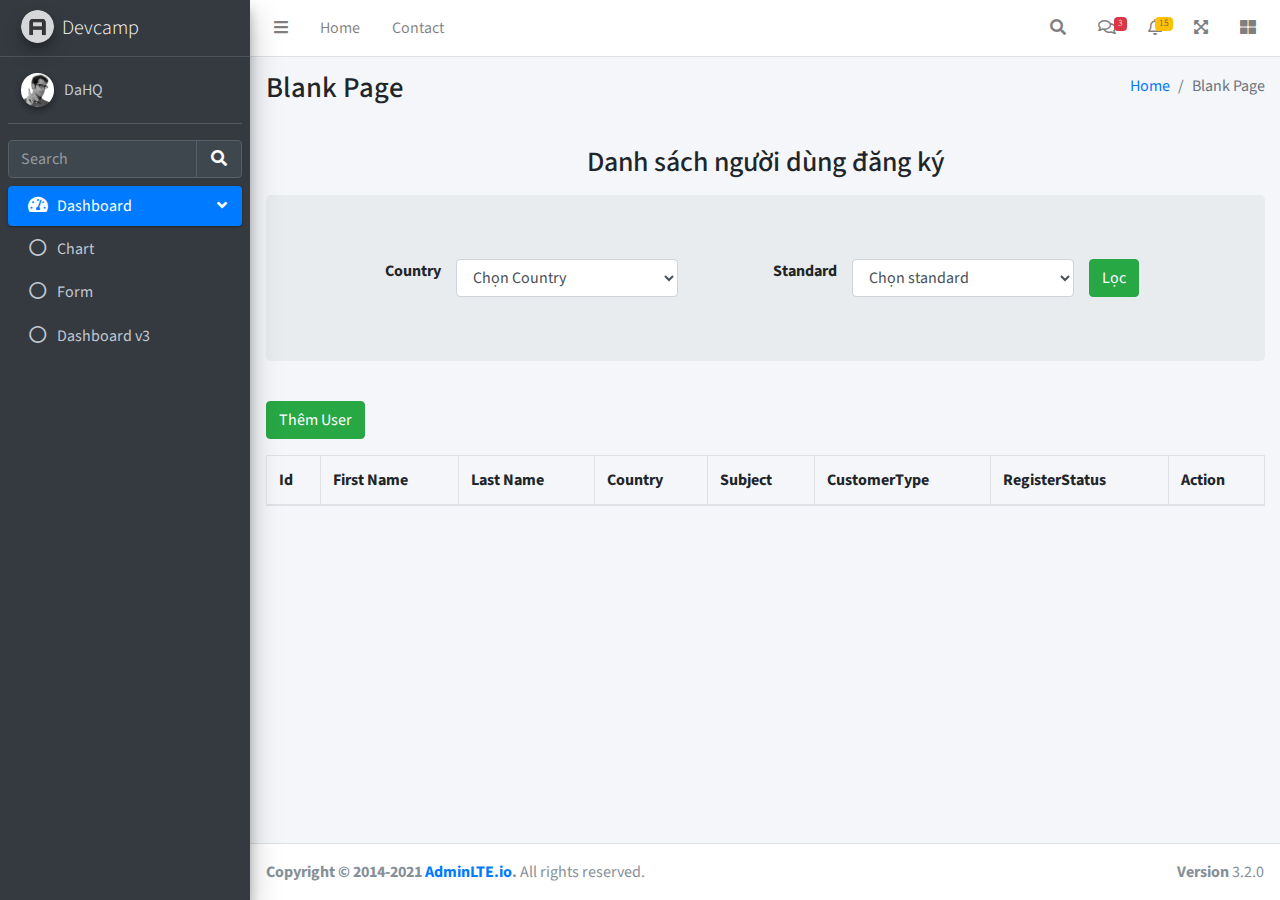
<file: Admin Register/Task45.40.html>
<!DOCTYPE html>
<html lang="en">

<head>
    <meta charset="utf-8">
    <meta name="viewport" content="width=device-width, initial-scale=1">
    <title>Page Simple</title>

    <!-- Google Font: Source Sans Pro -->
    <link rel="stylesheet"
        href="https://fonts.googleapis.com/css?family=Source+Sans+Pro:300,400,400i,700&display=fallback">
    <!-- Font Awesome -->
    <link rel="stylesheet" href="plugins/fontawesome-free/css/all.min.css">
    <link rel="stylesheet" href="plugins/datatables-bs4/css/dataTables.bootstrap4.min.css">
    <link rel="stylesheet" href="plugins/datatables-responsive/css/responsive.bootstrap4.min.css">
    <link rel="stylesheet" href="plugins/datatables-buttons/css/buttons.bootstrap4.min.css">
    <!-- Theme style -->
    <link rel="stylesheet" href="dist/css/adminlte.min.css">


</head>

<body class="hold-transition sidebar-mini">
    <!-- Site wrapper -->
    <div class="wrapper">
        <!-- Navbar -->
        <nav class="main-header navbar navbar-expand navbar-white navbar-light">
            <!-- Left navbar links -->
            <ul class="navbar-nav">
                <li class="nav-item">
                    <a class="nav-link" data-widget="pushmenu" href="#" role="button"><i class="fas fa-bars"></i></a>
                </li>
                <li class="nav-item d-none d-sm-inline-block">
                    <a href="../../index3.html" class="nav-link">Home</a>
                </li>
                <li class="nav-item d-none d-sm-inline-block">
                    <a href="#" class="nav-link">Contact</a>
                </li>
            </ul>

            <!-- Right navbar links -->
            <ul class="navbar-nav ml-auto">
                <!-- Navbar Search -->
                <li class="nav-item">
                    <a class="nav-link" data-widget="navbar-search" href="#" role="button">
                        <i class="fas fa-search"></i>
                    </a>
                    <div class="navbar-search-block">
                        <form class="form-inline">
                            <div class="input-group input-group-sm">
                                <input class="form-control form-control-navbar" type="search" placeholder="Search"
                                    aria-label="Search">
                                <div class="input-group-append">
                                    <button class="btn btn-navbar" type="submit">
                                        <i class="fas fa-search"></i>
                                    </button>
                                    <button class="btn btn-navbar" type="button" data-widget="navbar-search">
                                        <i class="fas fa-times"></i>
                                    </button>
                                </div>
                            </div>
                        </form>
                    </div>
                </li>

                <!-- Messages Dropdown Menu -->
                <li class="nav-item dropdown">
                    <a class="nav-link" data-toggle="dropdown" href="#">
                        <i class="far fa-comments"></i>
                        <span class="badge badge-danger navbar-badge">3</span>
                    </a>
                    <div class="dropdown-menu dropdown-menu-lg dropdown-menu-right">
                        <a href="#" class="dropdown-item">
                            <!-- Message Start -->
                            <div class="media">
                                <img src="dist/img/user1-128x128.jpg" alt="User Avatar"
                                    class="img-size-50 mr-3 img-circle">
                                <div class="media-body">
                                    <h3 class="dropdown-item-title">
                                        Brad Diesel
                                        <span class="float-right text-sm text-danger"><i class="fas fa-star"></i></span>
                                    </h3>
                                    <p class="text-sm">Call me whenever you can...</p>
                                    <p class="text-sm text-muted"><i class="far fa-clock mr-1"></i> 4 Hours Ago</p>
                                </div>
                            </div>
                            <!-- Message End -->
                        </a>
                        <div class="dropdown-divider"></div>
                        <a href="#" class="dropdown-item">
                            <!-- Message Start -->
                            <div class="media">
                                <img src="dist/img/user8-128x128.jpg" alt="User Avatar"
                                    class="img-size-50 img-circle mr-3">
                                <div class="media-body">
                                    <h3 class="dropdown-item-title">
                                        John Pierce
                                        <span class="float-right text-sm text-muted"><i class="fas fa-star"></i></span>
                                    </h3>
                                    <p class="text-sm">I got your message bro</p>
                                    <p class="text-sm text-muted"><i class="far fa-clock mr-1"></i> 4 Hours Ago</p>
                                </div>
                            </div>
                            <!-- Message End -->
                        </a>
                        <div class="dropdown-divider"></div>
                        <a href="#" class="dropdown-item">
                            <!-- Message Start -->
                            <div class="media">
                                <img src="dist/img/user3-128x128.jpg" alt="User Avatar"
                                    class="img-size-50 img-circle mr-3">
                                <div class="media-body">
                                    <h3 class="dropdown-item-title">
                                        Nora Silvester
                                        <span class="float-right text-sm text-warning"><i
                                                class="fas fa-star"></i></span>
                                    </h3>
                                    <p class="text-sm">The subject goes here</p>
                                    <p class="text-sm text-muted"><i class="far fa-clock mr-1"></i> 4 Hours Ago</p>
                                </div>
                            </div>
                            <!-- Message End -->
                        </a>
                        <div class="dropdown-divider"></div>
                        <a href="#" class="dropdown-item dropdown-footer">See All Messages</a>
                    </div>
                </li>
                <!-- Notifications Dropdown Menu -->
                <li class="nav-item dropdown">
                    <a class="nav-link" data-toggle="dropdown" href="#">
                        <i class="far fa-bell"></i>
                        <span class="badge badge-warning navbar-badge">15</span>
                    </a>
                    <div class="dropdown-menu dropdown-menu-lg dropdown-menu-right">
                        <span class="dropdown-item dropdown-header">15 Notifications</span>
                        <div class="dropdown-divider"></div>
                        <a href="#" class="dropdown-item">
                            <i class="fas fa-envelope mr-2"></i> 4 new messages
                            <span class="float-right text-muted text-sm">3 mins</span>
                        </a>
                        <div class="dropdown-divider"></div>
                        <a href="#" class="dropdown-item">
                            <i class="fas fa-users mr-2"></i> 8 friend requests
                            <span class="float-right text-muted text-sm">12 hours</span>
                        </a>
                        <div class="dropdown-divider"></div>
                        <a href="#" class="dropdown-item">
                            <i class="fas fa-file mr-2"></i> 3 new reports
                            <span class="float-right text-muted text-sm">2 days</span>
                        </a>
                        <div class="dropdown-divider"></div>
                        <a href="#" class="dropdown-item dropdown-footer">See All Notifications</a>
                    </div>
                </li>
                <li class="nav-item">
                    <a class="nav-link" data-widget="fullscreen" href="#" role="button">
                        <i class="fas fa-expand-arrows-alt"></i>
                    </a>
                </li>
                <li class="nav-item">
                    <a class="nav-link" data-widget="control-sidebar" data-slide="true" href="#" role="button">
                        <i class="fas fa-th-large"></i>
                    </a>
                </li>
            </ul>
        </nav>
        <!-- /.navbar -->

        <!-- Main Sidebar Container -->
        <aside class="main-sidebar sidebar-dark-primary elevation-4">
            <!-- Brand Logo -->
            <a href="../../index3.html" class="brand-link">
                <img src="dist/img/AdminLTELogo.png" alt="AdminLTE Logo" class="brand-image img-circle elevation-3"
                    style="opacity: .8">
                <span class="brand-text font-weight-light">Devcamp</span>
            </a>

            <!-- Sidebar -->
            <div class="sidebar">
                <!-- Sidebar user (optional) -->
                <div class="user-panel mt-3 pb-3 mb-3 d-flex">
                    <div class="image">
                        <img src="dist/img/user2-160x160.jpg" class="img-circle elevation-2" alt="User Image">
                    </div>
                    <div class="info">
                        <a href="#" class="d-block">DaHQ</a>
                    </div>
                </div>

                <!-- SidebarSearch Form -->
                <div class="form-inline">
                    <div class="input-group" data-widget="sidebar-search">
                        <input class="form-control form-control-sidebar" type="search" placeholder="Search"
                            aria-label="Search">
                        <div class="input-group-append">
                            <button class="btn btn-sidebar">
                                <i class="fas fa-search fa-fw"></i>
                            </button>
                        </div>
                    </div>
                </div>

                <!-- Sidebar Menu -->
                <nav class="mt-2">
                    <ul class="nav nav-pills nav-sidebar flex-column" data-widget="treeview" role="menu"
                        data-accordion="false">
                        <!-- Add icons to the links using the .nav-icon class
               with font-awesome or any other icon font library -->
                        <li class="nav-item menu-open">
                            <a href="#" class="nav-link act active">
                                <i class="nav-icon fas fa-tachometer-alt"></i>
                                <p>
                                    Dashboard
                                    <i class="right fas fa-angle-left"></i>
                                </p>
                            </a>
                            <ul class="nav nav-treeview">
                                <li class="nav-item">
                                    <a href="../../index.html" class="nav-link">
                                        <i class="far fa-circle nav-icon"></i>
                                        <p>Chart</p>
                                    </a>
                                </li>
                                <li class="nav-item">
                                    <a href="../../index2.html" class="nav-link">
                                        <i class="far fa-circle nav-icon"></i>
                                        <p>Form</p>
                                    </a>
                                </li>
                                <li class="nav-item">
                                    <a href="../../index3.html" class="nav-link">
                                        <i class="far fa-circle nav-icon"></i>
                                        <p>Dashboard v3</p>
                                    </a>
                                </li>
                            </ul>
                        </li>

                    </ul>
                </nav>
                <!-- /.sidebar-menu -->
            </div>
            <!-- /.sidebar -->
        </aside>

        <!-- Content Wrapper. Contains page content -->
        <div class="content-wrapper">
            <!-- Content Header (Page header) -->
            <section class="content-header">
                <div class="container-fluid">
                    <div class="row mb-2">
                        <div class="col-sm-6">
                            <h1>Blank Page</h1>
                        </div>
                        <div class="col-sm-6">
                            <ol class="breadcrumb float-sm-right">
                                <li class="breadcrumb-item"><a href="#">Home</a></li>
                                <li class="breadcrumb-item active">Blank Page</li>
                            </ol>
                        </div>
                    </div>
                </div><!-- /.container-fluid -->
            </section>

            <!-- Main content -->
            <section class="content">

                <div class="container-fluid">
                    <h3 class="text-center mb-3 mt-3">Danh sách người dùng đăng ký</h3>
                    <div class="jumbotron">
                        <div class="row">
                            <div class="col-sm-2 text-right">
                                <label for="">Country</label>
                            </div>
                            <div class="col-sm-3">
                                <select name="" id="" class="form-control select2">
                                    <option value="">Chọn Country</option>
                                </select>
                            </div>
                            <div class="col-sm-2 text-right">
                                <label for="">Standard</label>
                            </div>
                            <div class="col-sm-3">
                                <select name="" id="" class="form-control select2">
                                    <option value="">Chọn standard</option>
                                </select>
                            </div>
                            <div class="col-sm-2">
                                <button class="btn btn-success">Lọc</button>
                            </div>
                        </div>
                    </div>
                    <button id="btn-create" class="btn btn-success mt-2 mb-3 ">Thêm User</button>
                    <table id="user-table" class="table table-bordered table-triped">
                        <thead>
                            <tr>
                                <th>Id</th>
                                <th>First Name</th>
                                <th>Last Name</th>
                                <th>Country</th>
                                <th>Subject</th>
                                <th>CustomerType</th>
                                <th>RegisterStatus</th>
                                <th>Action</th>
                            </tr>
                        </thead>
                    </table>

                </div>
            </section>
            <!-- /.content -->
        </div>
        <!-- /.content-wrapper -->

        <footer class="main-footer">
            <div class="float-right d-none d-sm-block">
                <b>Version</b> 3.2.0
            </div>
            <strong>Copyright &copy; 2014-2021 <a href="https://adminlte.io">AdminLTE.io</a>.</strong> All rights
            reserved.
        </footer>

        <!-- Control Sidebar -->
        <aside class="control-sidebar control-sidebar-dark">
            <!-- Control sidebar content goes here -->
        </aside>
        <!-- /.control-sidebar -->
    </div>
    <!-- ./wrapper -->

    <!-- jQuery -->
    <script src="plugins/jquery/jquery.min.js"></script>
    <!-- Bootstrap 4 -->
    <script src="plugins/bootstrap/js/bootstrap.bundle.min.js"></script>
    <!-- AdminLTE App -->
    <!-- DataTables  & Plugins -->
    <script src="plugins/datatables/jquery.dataTables.min.js"></script>
    <script src="plugins/datatables-bs4/js/dataTables.bootstrap4.min.js"></script>
    <script src="plugins/datatables-responsive/js/dataTables.responsive.min.js"></script>
    <script src="plugins/datatables-responsive/js/responsive.bootstrap4.min.js"></script>
    <script src="plugins/datatables-buttons/js/dataTables.buttons.min.js"></script>
    <script src="plugins/datatables-buttons/js/buttons.bootstrap4.min.js"></script>
    <script src="plugins/jszip/jszip.min.js"></script>
    <script src="plugins/pdfmake/pdfmake.min.js"></script>
    <script src="plugins/pdfmake/vfs_fonts.js"></script>
    <script src="plugins/datatables-buttons/js/buttons.html5.min.js"></script>
    <script src="plugins/datatables-buttons/js/buttons.print.min.js"></script>
    <script src="plugins/datatables-buttons/js/buttons.colVis.min.js"></script>
    <script src="dist/js/adminlte.min.js"></script>
    <!-- AdminLTE for demo purposes -->
    <script src="dist/js/demo.js"></script>
    <script>
        "use strict";
        /*** REGION 1 - Global variables - Vùng khai báo biến, hằng số, tham số TOÀN CỤC */
        const gREQUEST_STATUS_OK = 200;
        const gREQUEST_STATUS_DELETE_OK = 204;
        const gREQUEST_READY_STATUS_FINISH_AND_OK = 4;
        const gREQUEST_STATUS_CREATE_OK = 201;
        const gBASE_URL = "http://203.171.20.210:8080/crud-api/users/";
        const gCONTENT_TYPE = "application/json;charset=UTF-8";
        var gColName = ["id", "firstname", "lastname", "country", "subject", "customerType", "registerStatus", "action"];
        const gCOL_ID = 0;
        const gCOL_FIRST_NAME = 1;
        const gCOL_LAST_NAME = 2;
        const gCOL_COUNTRY = 3;
        const gCOL_SUBJECT = 4;
        const gCOL_CUSTOMER_TYPE = 5;
        const gCOL_REGISTER_STATUS = 6;
        const gCOL_ACTION = 7;
        var gDataUser = null;



        /*** REGION 2 - Vùng gán / thực thi sự kiện cho các elements */
        $(document).ready(function () {
            onLoadPage();

            $("#btn-create").on("click", function () {
                $("#create-voucher-modal").modal("show");
            })
            $("#btn-create-user").on("click", function () {
                onBtnCreateUser();
            })
            $("#user-table").on("click", ".btn-update", function () {

                $("#update-user-modal").modal("show");
                fillDataInputUpdate(this);

            })
            $("#btn-update-user").on("click", function () {
                onBtnUpdateUser();
            })
            $("#user-table").on("click", ".btn-delete", function () {
                $("#delete-user-modal").modal("show");
                getDataDelete(this);

            })
            $("#btn-confirm-delete-user").on("click", function () {
                onBtnDeleteUser();
            })

        })
        /*** REGION 3 - Event handlers - Vùng khai báo các hàm xử lý sự kiện */
        function fillDataTable(paramElement) {
            $("#user-table").DataTable({
                data: paramElement,
                columns: [
                    { data: gColName[gCOL_ID] },
                    { data: gColName[gCOL_FIRST_NAME] },
                    { data: gColName[gCOL_LAST_NAME] },
                    { data: gColName[gCOL_COUNTRY] },
                    { data: gColName[gCOL_SUBJECT] },
                    { data: gColName[gCOL_CUSTOMER_TYPE] },
                    { data: gColName[gCOL_REGISTER_STATUS] },
                    { data: gColName[gCOL_ACTION] },

                ],
                columnDefs: [
                    {
                        targets: gCOL_ACTION,
                        defaultContent: "<button class='btn btn-success btn-update'>Sửa</button>" +
                            "<button class='ml-2 btn btn-danger btn-delete'>Xóa</button>"
                    }
                ]
            })

        }

        function onLoadPage() {
            $.ajax({
                url: gBASE_URL,
                type: "GET",
                success: function (paramRes) {
                    fillDataTable(paramRes);
                    // console.log(paramRes);
                },
                error: function (paramErr) {
                    console.log(paramErr.status);
                }

            })
        }
        // function onBtnDelete() {
        //     $("#user-table").on("click", ".btn-delete", function () {
        //         getDataBtn(this);
        //     })
        // }

        function onBtnCreateUser() {
            var vUserObj = {
                firstname: "",
                lastname: "",
                country: "",
                subject: "",
                customerType: "",
            }
            thuThapThongTin(vUserObj);

            var vCheck = validateDataUser(vUserObj);
            if (vCheck) {
                var vJsonUser = JSON.stringify(vUserObj);
                $.ajax({
                    url: gBASE_URL,
                    type: "POST",
                    data: vJsonUser,
                    contentType: gCONTENT_TYPE,
                    success: function (paramRes) {
                        console.log(paramRes);
                        handleCreate();
                    },
                    error: function (paramErr) {
                        console.log(paramErr.status);
                    }

                })
            }

        }
        function handleCreate() {
            alert("Thêm User Thành Công!");
            loadPageTime();
            clearInputUser();
            $("#create-voucher-modal").modal("hide");
        }

        function onBtnUpdateUser(paramDataUser) {
            var vUserObj = {
                firstname: "",
                lastname: "",
                country: "",
                subject: "",
                customerType: "",
            }


            thuThapThongTinUpdateUser(vUserObj);

            $.ajax({
                url: gBASE_URL + gDataUser.id,
                type: "PUT",
                data: JSON.stringify(vUserObj),
                contentType: gCONTENT_TYPE,
                success: function (paramRes) {
                    handleUpdate();

                },
                error: function (paramErr) {
                    console.log(paramErr.status);
                }

            })

        }
        // ham lay data roww delete
        function getDataDelete(paramElement) {
            gDataUser = getDataBtn(paramElement);
        }
        function onBtnDeleteUser() {

            $.ajax({
                url: gBASE_URL + gDataUser.id,
                type: "DELETE",
                contentType: gCONTENT_TYPE,
                success: function (paramRes) {
                    handleDelete();
                },
                error: function (paramErr) {
                    console.log(paramErr.status);
                }

            })
        }

        /*** REGION 4 - Common funtions - Vùng khai báo hàm dùng chung trong toàn bộ chương trình*/
        function getDataBtn(paramElement) {
            var vRow = $(paramElement).closest("tr");
            var vTable = $("#user-table").DataTable();
            var vDataRow = vTable.row(vRow).data();

            return vDataRow;

        }
        function thuThapThongTin(paramUser) {
            paramUser.firstname = $("#inp-fname").val().trim();
            paramUser.lastname = $("#inp-lname").val().trim();
            paramUser.subject = $("#inp-subject").val().trim();
            paramUser.country = $("#select-country option:selected").text();
            paramUser.customerType = $("#select-customer option:selected").text();

        }
        function validateDataUser(paramUser) {
            if (paramUser.firstname == "" || paramUser.lastname == "" || paramUser.subject == "") {
                alert("Các trường khoong được bỏ trống!");
                return false;
            }
            else if (paramUser.country == "Chọn country") {
                alert("Chọn country!");
                return false;
            }
            else if (paramUser.customerType == "Chọn Customer") {
                alert("chọn customerType!");
                return false;
            }
            return true;
        }

        function clearInputUser() {
            $("#inp-fname").val("");
            $("#inp-lname").val("");
            $("#inp-subject").val("");
            $("#select-country option:selected").text("Chọn country");
            $("#select-customer option:selected").text("Chọn Customer");
        }
        function loadPageTime() {
            location.reload();
        }
        function fillDataInputUpdate(paramUpdate) {
            gDataUser = getDataBtn(paramUpdate);
            $("#inp-fname-up").val(gDataUser.firstname);
            $("#inp-lname-up").val(gDataUser.lastname);
            $("#inp-subject-up").val(gDataUser.subject);
            $("#select-country-up option:selected").text(gDataUser.country);
            $("#select-cutomer-up option:selected").text(gDataUser.customerType);
            console.log(gDataUser);
            console.log(gDataUser.firstname + " hello")

        }
        function thuThapThongTinUpdateUser(paramUser) {
            paramUser.firstname = $("#inp-fname-up").val().trim();
            paramUser.lastname = $("#inp-lname-up").val().trim();
            paramUser.subject = $("#inp-subject-up").val().trim();
            paramUser.country = $("#select-country-up option:selected").text();
            paramUser.customerType = $("#select-cutomer-up option:selected").text();
        }
        function handleUpdate() {
            alert("update user thành công!");
            loadPageTime();
            $("#update-user-modal").modal("hide");
        }
        function handleDelete() {
            alert("Xóa thành công!");
            loadPageTime();
            $("#delete-user-modal").modal("hide");

        }



    </script>
</body>

</html>
</file>
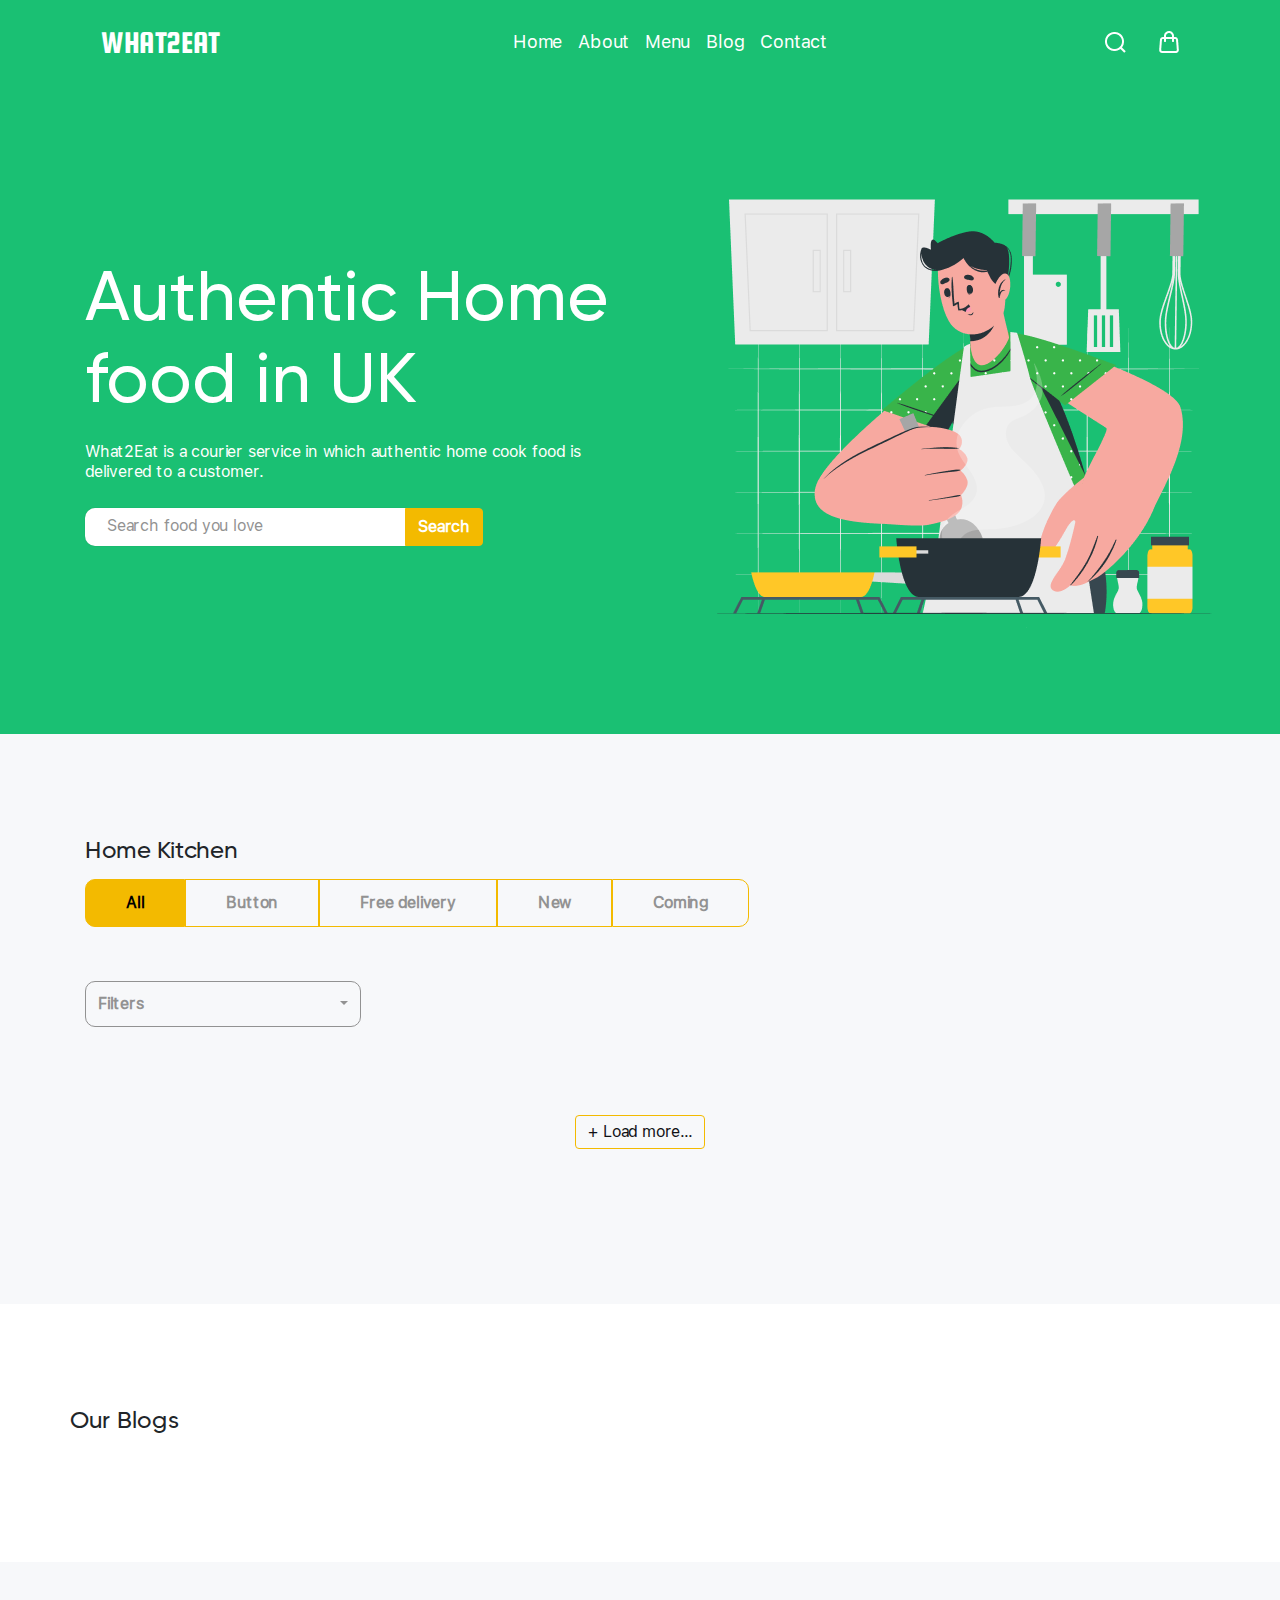
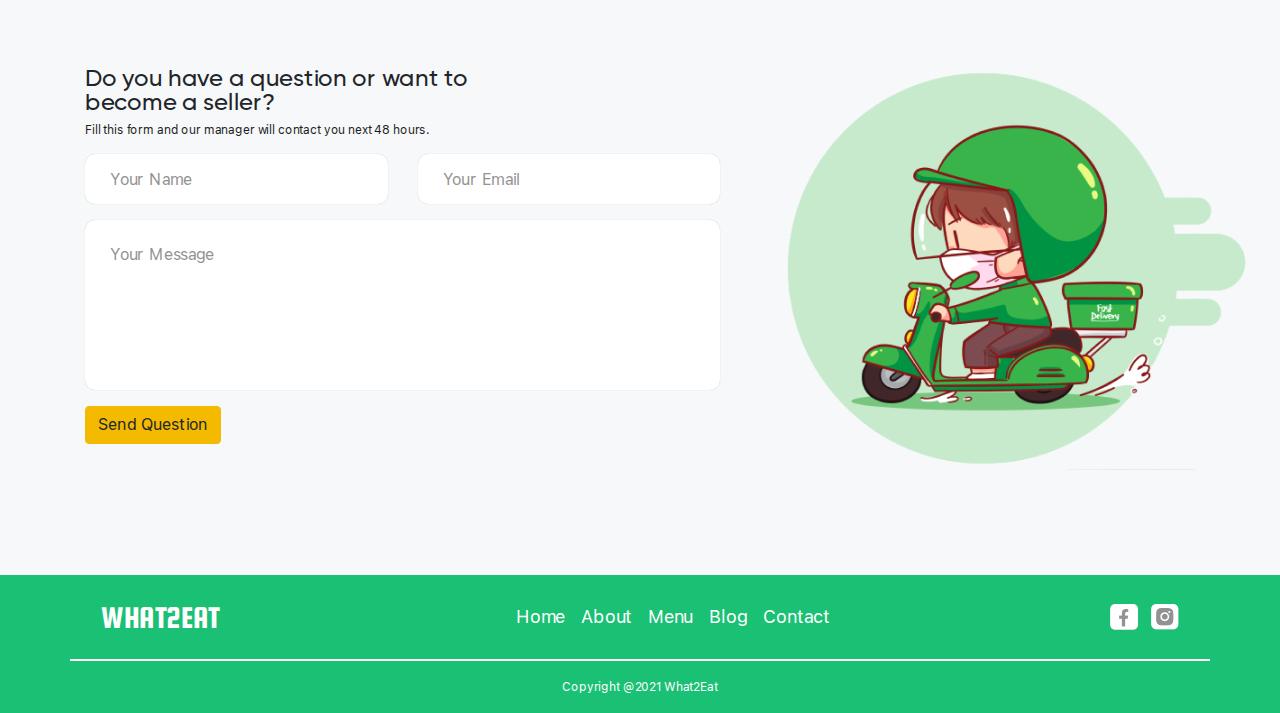
<file: project fooddelivery/foodordering.html>
<!DOCTYPE html>
<html lang="en">
  <head>
    <meta charset="UTF-8" />
    <meta http-equiv="X-UA-Compatible" content="IE=edge" />
    <meta name="viewport" content="width=device-width, initial-scale=1.0" />
    <title>Food Ordering</title>
    <!-- font -->
    <link rel="preconnect" href="https://fonts.googleapis.com" />
    <link rel="preconnect" href="https://fonts.gstatic.com" crossorigin />
    <link
      href="https://fonts.googleapis.com/css2?family=Inter&family=Squada+One&display=swap"
      rel="stylesheet"
    />
    <!-- BS4 & Jquery -->
    <link
      rel="stylesheet"
      href="https://maxcdn.bootstrapcdn.com/bootstrap/4.5.2/css/bootstrap.min.css"
    />
    <script src="https://ajax.googleapis.com/ajax/libs/jquery/3.7.0/jquery.min.js"></script>
    <script src="https://maxcdn.bootstrapcdn.com/bootstrap/4.5.2/js/bootstrap.min.js"></script>

    <!-- css -->
    <link rel="stylesheet" href="./assets/css/style.css" />
  </head>
  <body>
    <!-- Header -->
    <div class="container-fluid bg-main-brand py-105 pt-3">
      <div class="container bg-main-brand">
        <div class="row" style="margin-bottom: 125px">
          <div class="col-12">
            <nav class="navbar navbar-expand-lg navbar-light">
              <a class="navbar-brand text-white text-1" href="#">WHAT2EAT</a>
              <button
                class="navbar-toggler"
                type="button"
                data-toggle="collapse"
                data-target="#navbarSupportedContent"
                aria-controls="navbarSupportedContent"
                aria-expanded="false"
                aria-label="Toggle navigation"
              >
                <span class="navbar-toggler-icon"></span>
              </button>

              <div class="collapse navbar-collapse" id="navbarSupportedContent">
                <ul class="navbar-nav m-auto text-2">
                  <li class="nav-item">
                    <a class="nav-link text-white" href="#">Home</a>
                  </li>
                  <li class="nav-item">
                    <a class="nav-link text-white" href="#">About</a>
                  </li>
                  <li class="nav-item">
                    <a class="nav-link text-white" href="#">Menu</a>
                  </li>
                  <li class="nav-item">
                    <a class="nav-link text-white" href="#">Blog</a>
                  </li>
                  <li class="nav-item">
                    <a class="nav-link text-white" href="#">Contact</a>
                  </li>
                </ul>
              </div>

              <img src="./assets/images/Seach and cart.png" alt="" />
            </nav>
          </div>
        </div>
        <div class="row">
          <div
            class="col-sm-12 col-lg-6 d-flex flex-column justify-content-center align-content-center"
            style="gap: 10px"
          >
            <h1 class="text-3 text-white">Authentic Home food in UK</h1>
            <p class="text-4 text-white">
              What2Eat is a courier service in which authentic home cook food is
              delivered to a customer.
            </p>
            <div class="input-group mb-3" style="width: 398px">
              <input
                type="text"
                class="form-control text-5"
                placeholder="Search food you love"
                aria-describedby="basic-addon2"
                style="padding: 19px 0 19px 22px"
              />
              <div class="input-group-append">
                <button class="btn btn-main text-white text-6" type="button">
                  Search
                </button>
              </div>
            </div>
          </div>
          <div class="col-sm-12 col-lg-6">
            <img
              src="./assets/images/cooking.man.header.png"
              alt=""
              class="pl-sm-0 pl-lg-5"
            />
          </div>
        </div>
      </div>
    </div>
    <!-- Kitchen -->
    <div class="container-fluid bg-second py-105">
      <div class="container">
        <div class="row">
          <div class="col-12">
            <h2 class="text-7 mb-3">Home Kitchen</h2>
            <ul
              class="nav nav-pills mb-3 btn-group text-6"
              id="pills-tab"
              role="tablist"
            >
              <li class="nav-item">
                <a
                  class="nav-link active"
                  id="pills-home-tab"
                  data-toggle="pill"
                  href="#pills-home"
                  role="tab"
                  aria-controls="pills-home"
                  aria-selected="true"
                  >All</a
                >
              </li>
              <li class="nav-item">
                <a
                  class="nav-link"
                  id="pills-profile-tab"
                  data-toggle="pill"
                  href="#pills-profile"
                  role="tab"
                  aria-controls="pills-profile"
                  aria-selected="false"
                  >Button</a
                >
              </li>
              <li class="nav-item">
                <a
                  class="nav-link"
                  id="pills-contact-tab"
                  data-toggle="pill"
                  href="#pills-contact"
                  role="tab"
                  aria-controls="pills-contact"
                  aria-selected="false"
                  >Free delivery</a
                >
              </li>
              <li class="nav-item">
                <a
                  class="nav-link"
                  id="pills-contact-tab"
                  data-toggle="pill"
                  href="#pills-contact"
                  role="tab"
                  aria-controls="pills-contact"
                  aria-selected="false"
                  >New</a
                >
              </li>
              <li class="nav-item">
                <a
                  class="nav-link"
                  id="pills-contact-tab"
                  data-toggle="pill"
                  href="#pills-contact"
                  role="tab"
                  aria-controls="pills-contact"
                  aria-selected="false"
                  >Coming</a
                >
              </li>
            </ul>
            <div class="tab-content" id="pills-tabContent">
              <div
                class="tab-pane fade show active"
                id="pills-home"
                role="tabpanel"
                aria-labelledby="pills-home-tab"
              >
                <!-- Dropdown -->
                <div class="dropdown">
                  <button
                    class="btn btn-outline-secondary text-6 dropdown-toggle"
                    type="button"
                    id="dropdownMenuButton"
                    data-toggle="dropdown"
                    aria-haspopup="true"
                    aria-expanded="false"
                  >
                    Filters
                  </button>
                </div>
                <!-- Card list -->
                <div class="row" id="list-pizza">
                  <!-- <div class="col-12">
                    <div class="card" style="width: 18rem">
                      <img
                        class="card-img-top"
                        src="./assets/images/unsplash_MqT0asuoIcU.png"
                        alt="Card image cap"
                      />
                      <div class="card-body">
                        <div class="row card-top">
                          <p class="col-9 card-name">Home made pizza</p>
                          <span class="col-3 card-price text-right">$19</span>
                        </div>
                        <div class="row card-content">
                          <div class="col-10 card-text">
                            <span class="card-rating badge bg-second">
                              <img
                                src="./assets/images/ant-design_star-filled.png"
                                alt=""
                              />
                              4.7
                            </span>
                            <span class="card-time badge bg-second"
                              >50-79 min</span
                            >
                          </div>
                          <div class="col-2 card-add-to text-right">
                            <img src="./assets/images/Card.png" alt="" />
                          </div>
                        </div>
                      </div>
                    </div>
                  </div> -->
                </div>
                <!-- Learn more -->
                <div class="row" style="margin: 50px 0">
                  <div class="col-12 text-center">
                    <div class="btn btn-outline-main text-4">
                      + Load more...
                    </div>
                  </div>
                </div>
              </div>
              <div
                class="tab-pane fade"
                id="pills-profile"
                role="tabpanel"
                aria-labelledby="pills-profile-tab"
              >
                content
              </div>
              <div
                class="tab-pane fade"
                id="pills-contact"
                role="tabpanel"
                aria-labelledby="pills-contact-tab"
              >
                content
              </div>
            </div>
          </div>
        </div>
      </div>
    </div>

    <!-- Blogs -->
    <div class="container py-105">
      <div class="row">
        <div class="col-12">
          <h2 class="text-7 mb-4">Our Blogs</h2>
        </div>
      </div>
      <div class="row" id="list-blogs">
        <!-- <div class="col-3">
          <div class="card">
            <img class="card-img-top" src="..." alt="Card image cap" />
            <div class="card-body">
              <h5 class="card-title text-4 text-dark">
                Card title that wraps to a new line
              </h5>
              <p class="card-text text-8">
                This is a longer card with supporting text below as a natural
                lead-in to additional content. This content is a little bit
                longer.
              </p>
            </div>
          </div>
          <div class="card">
            <img class="card-img-top" src="..." alt="Card image cap" />
            <div class="card-body">
              <h5 class="card-title">Card title that wraps to a new line</h5>
              <p class="card-text">
                This is a longer card with supporting text below as a natural
                lead-in to additional content. This content is a little bit
                longer.
              </p>
            </div>
          </div>
        </div>
        <div class="col-6">
          <div class="card">
            <img class="card-img-top" src="..." alt="Card image cap" />
            <div class="card-body">
              <h5 class="card-title">Card title that wraps to a new line</h5>
              <p class="card-text">
                This is a longer card with supporting text below as a natural
                lead-in to additional content. This content is a little bit
                longer.
              </p>
            </div>
          </div>
        </div>
        <div class="col-3" style="gap: 20px">
          <div class="card">
            <img class="card-img-top" src="..." alt="Card image cap" />
            <div class="card-body">
              <h5 class="card-title">Card title that wraps to a new line</h5>
              <p class="card-text">
                This is a longer card with supporting text below as a natural
                lead-in to additional content. This content is a little bit
                longer.
              </p>
            </div>
          </div>
          <div class="card">
            <img class="card-img-top" src="..." alt="Card image cap" />
            <div class="card-body">
              <h5 class="card-title">Card title that wraps to a new line</h5>
              <p class="card-text">
                This is a longer card with supporting text below as a natural
                lead-in to additional content. This content is a little bit
                longer.
              </p>
            </div>
          </div>
        </div> -->
      </div>
    </div>
    <!-- Contact us -->
    <div class="container-fluid bg-second py-105">
      <div class="container">
        <div class="row">
          <div class="col-12 col-lg-7">
            <div class="row">
              <div class="col-8">
                <h2 class="text-7">
                  Do you have a question or want to become a seller?
                </h2>
                <p class="text-8">
                  Fill this form and our manager will contact you next 48 hours.
                </p>
              </div>
              <div class="col-4"></div>
            </div>

            <form id="form-contact">
              <div class="row form-group">
                <div class="col-6">
                  <input
                    type="text"
                    class="form-control"
                    placeholder="Your Name"
                    id="inp-name"
                  />
                </div>
                <div class="col-6">
                  <input
                    type="email"
                    class="form-control"
                    placeholder="Your Email"
                    id="inp-email"
                  />
                </div>
              </div>
              <div class="row form-group">
                <div class="col-12">
                  <textarea
                    name=""
                    id="txt-message"
                    cols="30"
                    rows="5"
                    class="form-control"
                    placeholder="Your Message"
                  ></textarea>
                </div>
              </div>
              <div class="row form-group">
                <div class="col-12">
                  <div class="btn btn-main">Send Question</div>
                </div>
              </div>
            </form>
          </div>
          <div class="col-12 col-lg-5">
            <img
              src="./assets/images/Food_delivery_man_riding_motorcycles.png"
              alt=""
            />
          </div>
        </div>
      </div>
    </div>
    <!-- Footer -->
    <div class="container-fluid bg-main-brand pt-3">
      <div class="container bg-main-brand">
        <div class="row">
          <div class="col-12">
            <nav class="navbar navbar-expand-lg navbar-light">
              <a class="navbar-brand text-white text-1" href="#">WHAT2EAT</a>
              <button
                class="navbar-toggler"
                type="button"
                data-toggle="collapse"
                data-target="#navbarSupportedContent"
                aria-controls="navbarSupportedContent"
                aria-expanded="false"
                aria-label="Toggle navigation"
              >
                <span class="navbar-toggler-icon"></span>
              </button>

              <div class="collapse navbar-collapse" id="navbarSupportedContent">
                <ul class="navbar-nav m-auto text-2">
                  <li class="nav-item">
                    <a class="nav-link text-white" href="#">Home</a>
                  </li>
                  <li class="nav-item">
                    <a class="nav-link text-white" href="#">About</a>
                  </li>
                  <li class="nav-item">
                    <a class="nav-link text-white" href="#">Menu</a>
                  </li>
                  <li class="nav-item">
                    <a class="nav-link text-white" href="#">Blog</a>
                  </li>
                  <li class="nav-item">
                    <a class="nav-link text-white" href="#">Contact</a>
                  </li>
                </ul>
              </div>
              <img src="./assets/images/Social Icons.png" alt="" />
            </nav>
          </div>
          <hr />
          <div class="col-12">
            <p class="text-5 text-white text-center">
              Copyright @2021 What2Eat
            </p>
          </div>
        </div>
      </div>
    </div>
  </body>
  <script>
    "use strict";
    /*** REGION 1 - Global variables - Vùng khai báo biến, hằng số, tham số TOÀN CỤC */
    const gBASE_URL = "https://64747ed27de100807b1b0fa4.mockapi.io/api/v1/";

    /*** REGION 2 - Vùng gán / thực thi sự kiện cho các elements */
    $(document).ready(function () {
      // gán sự kiện load trang
      onPageLoading();
    });

    /*** REGION 3 - Event handlers - Vùng khai báo các hàm xử lý sự kiện */
    function onPageLoading() {
      // load dữ liệu pizza ra giao diện
      callApiAndLoadListPizza();
      // load dữ liệu blogs ra giao diện
      callApiAndLoadListBlogs();
    }
    /*** REGION 4 - Common funtions - Vùng khai báo hàm dùng chung trong toàn bộ chương trình*/
    // hàm gọi api để load dữ liệu pizza ra giao diện
    function callApiAndLoadListPizza() {
      $.ajax({
        url: gBASE_URL + "/pizza",
        type: "GET",
        success: function (res) {
          console.log(res);
          // load dữ liệu pizza ra giao diện
          loadListPizza(res);
        },
        error: function (err) {
          alert(err.status);
        },
      });
    }
    // hàm load dữ liệu pizza ra giao diện
    function loadListPizza(paramPizzaObj) {
      var vDivCardList = $("#list-pizza");
      for (var bI = 0; bI < paramPizzaObj.length; bI++) {
        var vDivCol = $("<div>", {
          class: "col-12 col-md-6 col-lg-3 mb-4",
        }).appendTo(vDivCardList);
        var vCard = $("<div>", {
          class: "card w-100",
          style: "width:18rem",
        }).appendTo(vDivCol);
        vCard.html(`
          
            
                    <img
                      class="card-img-top"
                      src=${paramPizzaObj[bI].imageUrl}
                      alt="Card image cap"
                    />
                    <div class="card-body">
                      <div class="row card-top">
                        <p class="col-8 card-name">${paramPizzaObj[bI].name}</p>
                        <span class="col-4 card-price text-right">$${paramPizzaObj[bI].price}</span>
                      </div>
                      <div class="row card-content">
                        <div class="col-10 card-text">
                          <span class="card-rating badge bg-second">
                            <img
                              src="./assets/images/ant-design_star-filled.png"
                              alt=""
                            />
                            ${paramPizzaObj[bI].rating}
                          </span>
                          <span class="card-time badge bg-second"
                            >${paramPizzaObj[bI].time}</span
                          >
                        </div>
                        <div class="col-2 add-to-card">
                          <img src="./assets/images/Card.png" class="btn-info" alt="" />
                        </div>
                      </div>
                    </div>
              
          
        
        
        `);
      }
    }
    // hàm gọi api để load dữ liệu blogs ra giao diện
    function callApiAndLoadListBlogs() {
      $.ajax({
        url: gBASE_URL + "/blogs",
        type: "GET",
        success: function (res) {
          console.log(res);
          // load dữ liệu blogs ra giao diện
          loadListBlogs(res);
        },
        error: function (err) {
          alert(err.status);
        },
      });
    }
    // hàm load dữ liệu blogs ra giao diện
    function loadListBlogs(paramBlogsObj) {
      // truy xuất phần tử row list-blogs
      var vDivCardList = $("#list-blogs");
      // tạo col cho blogs-left, blogs-main, blogs-right
      var vDivColLeft = $("<div>", {
        class: "col-12 col-md-5 col-lg-3 mb-4",
      }).appendTo(vDivCardList);
      var vDivColMain = $("<div>", {
        class: "col-12 col-md-7 col-lg-6 mb-4",
      }).appendTo(vDivCardList);
      var vDivColRight = $("<div>", {
        class: "col-12 col-md-12 d-md-flex d-lg-block col-lg-3 mb-4",
      }).appendTo(vDivCardList);
      // lấy vị trí index của blogs main
      var vCenIndex = Math.floor(paramBlogsObj.length / 2);
      // load dữ liệu cho blogs main
      var vCard = $("<div>", {
        class: "card w-100 mb-4",
        style: "width:18rem",
      }).appendTo(vDivColMain);
      vCard.html(`
        <img class="card-img-top" src=${paramBlogsObj[vCenIndex].imageUrl} alt="Card image cap" />
            <div class="card-body">
              <h5 class="card-title text-4">${paramBlogsObj[vCenIndex].title}</h5>
              <p class="card-text text-8">${paramBlogsObj[vCenIndex].description}</p>
            </div>
        `);
      // load dữ liệu cho vùng blogs-left
      for (var bI = 0; bI < vCenIndex; bI++) {
        var vCard = $("<div>", {
          class: "card w-100 mb-4",
          style: "width:18rem",
        }).appendTo(vDivColLeft);
        vCard.html(`
        <img class="card-img-top" src=${paramBlogsObj[bI].imageUrl} alt="Card image cap" />
            <div class="card-body">
              <h5 class="card-title text-4">${paramBlogsObj[bI].title}</h5>
              <p class="card-text text-8">${paramBlogsObj[bI].description}</p>
            </div>
        `);
      }
      // load dữ liệu cho vùng blogs-right
      for (var bI = vCenIndex + 1; bI < paramBlogsObj.length; bI++) {
        var vCard = $("<div>", {
          class: "card w-100 mr-md-4 mb-4 mr-lg-0",
          style: "width:18rem",
        }).appendTo(vDivColRight);
        vCard.html(`
        <img class="card-img-top" src=${paramBlogsObj[bI].imageUrl} alt="Card image cap" />
            <div class="card-body">
              <h5 class="card-title text-4">${paramBlogsObj[bI].title}</h5>
              <p class="card-text text-8">${paramBlogsObj[bI].description}</p>
            </div>
        `);
      }
    }
  </script>
</html>
</file>
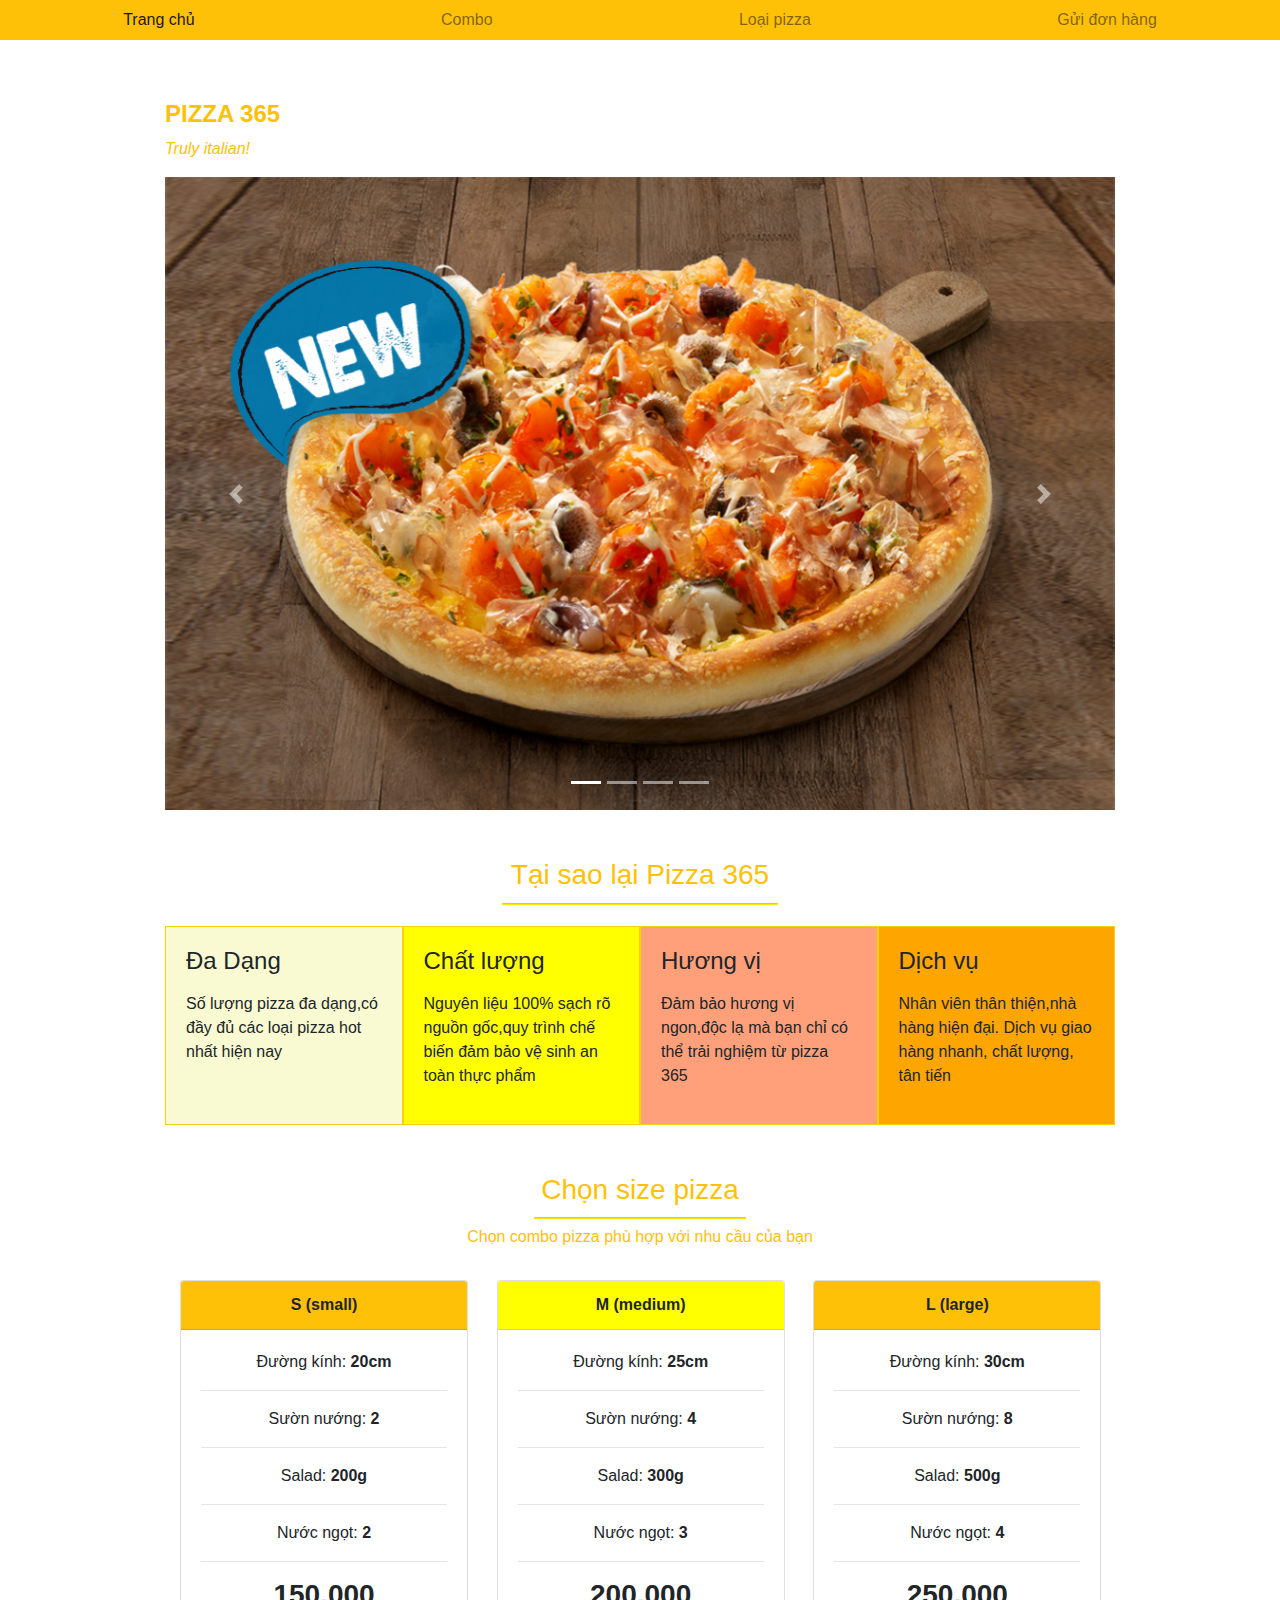
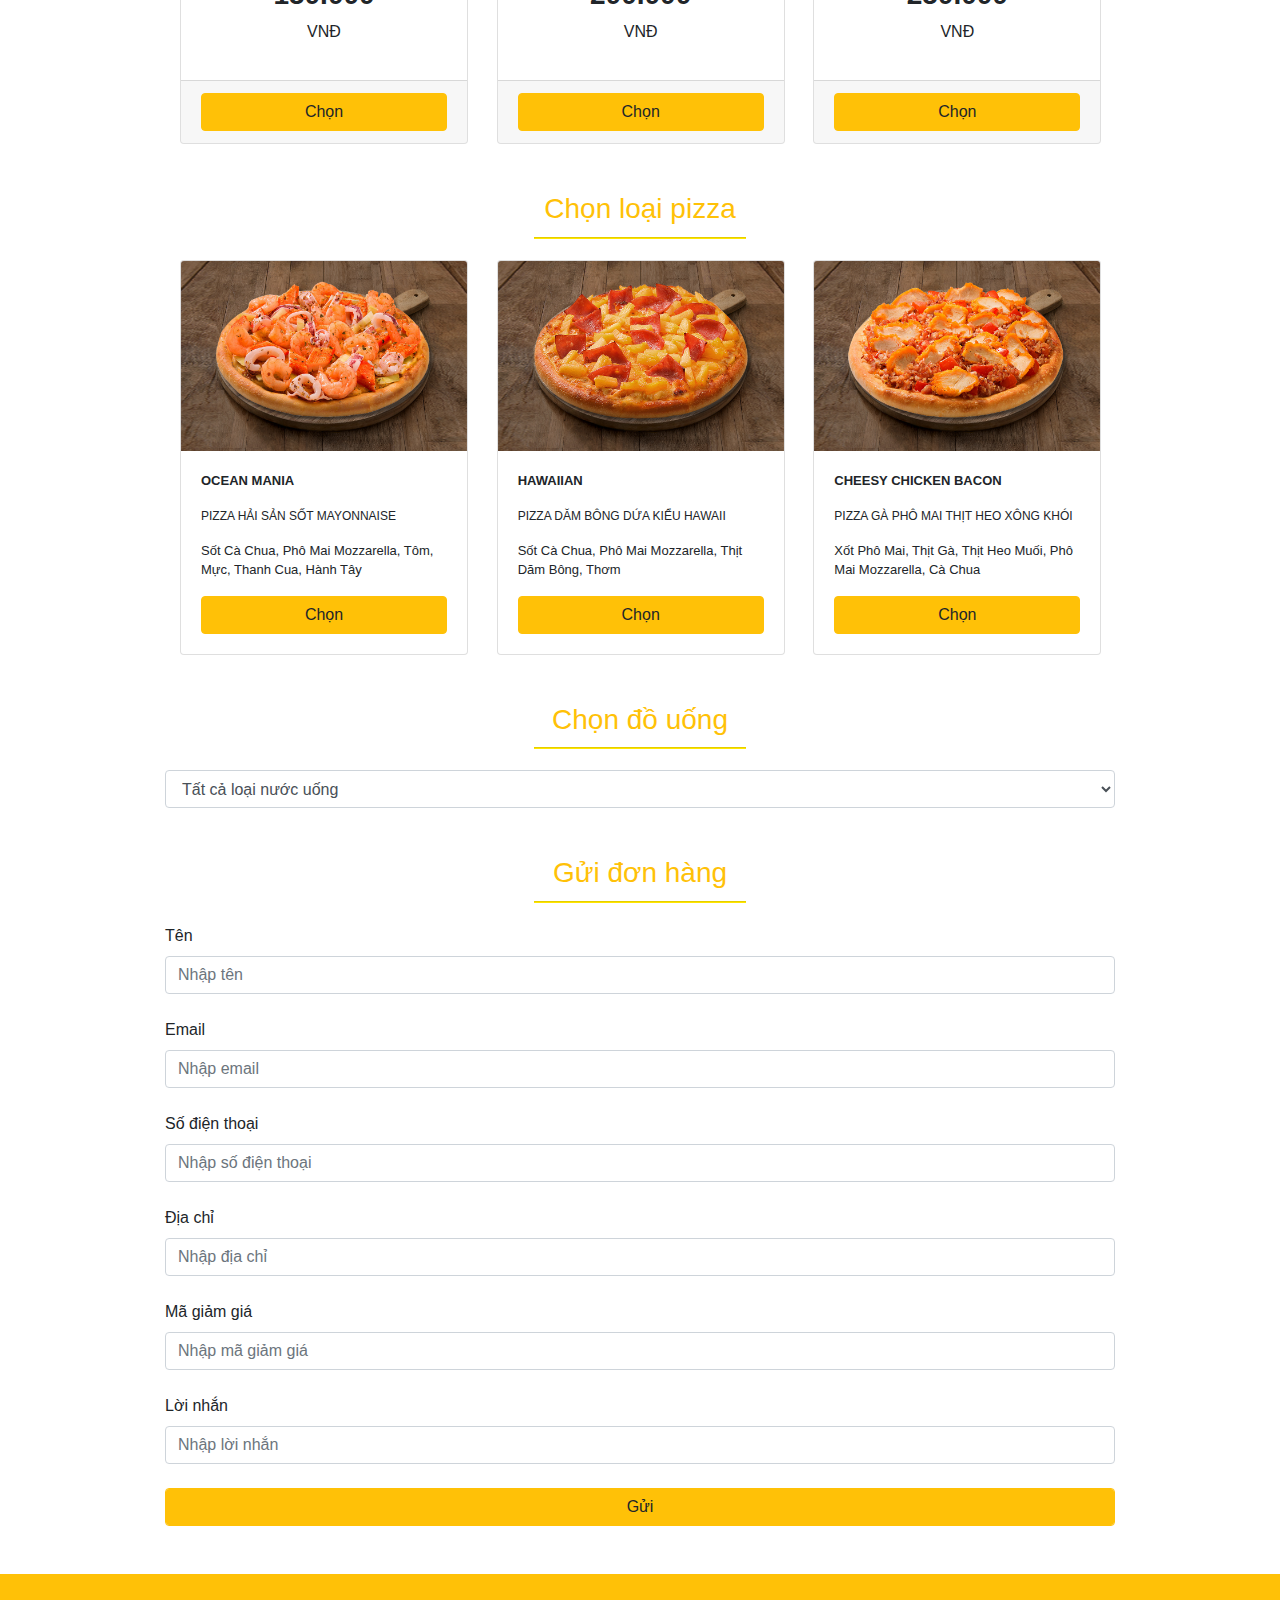
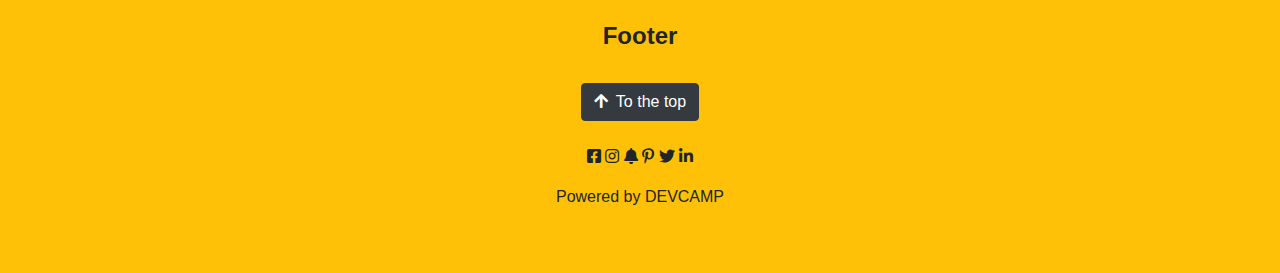
<file: Project Pizza365/Task43.80.html>
<!doctype html>
<html lang="en">

<head>
    <title>43.80 pizza365 V1.9</title>
    <!-- Required meta tags -->
    <meta charset="utf-8">
    <meta name="viewport" content="width=device-width, initial-scale=1, shrink-to-fit=no">

    <!-- Bootstrap CSS -->
    <link rel="stylesheet" href="https://maxcdn.bootstrapcdn.com/bootstrap/4.5.2/css/bootstrap.min.css">

    <script src="https://ajax.googleapis.com/ajax/libs/jquery/3.6.0/jquery.min.js"></script>
    <script src="https://maxcdn.bootstrapcdn.com/bootstrap/4.5.2/js/bootstrap.min.js"></script>

    <link rel="stylesheet" href="https://cdnjs.cloudflare.com/ajax/libs/font-awesome/5.15.3/css/all.min.css">
    <!-- Import DataTable Library -->
    <link rel="stylesheet" href="https://cdn.datatables.net/1.10.24/css/dataTables.bootstrap4.min.css">
    <script src="https://cdn.datatables.net/1.10.24/js/jquery.dataTables.min.js"></script>
    <script src="https://cdn.datatables.net/1.10.24/js/dataTables.bootstrap4.min.js"></script>
    <link rel="stylesheet" href="main.css">
    <script src="./main.js"></script>
</head>

<body>
    <div class="header">

        <nav class="navbar-expand-lg navbar-light bg-warning header-nav fixed-top">

            <ul class="navbar-nav d-flex justify-content-around container-menu ">
                <li class="nav-item active">
                    <a class="nav-link" href="#">Trang chủ</a>
                </li>
                <li class="nav-item">
                    <a class="nav-link" href="#">Combo</a>
                </li>
                <li class="nav-item">
                    <a class="nav-link" href="#">Loại pizza</a>
                </li>
                <li class="nav-item">
                    <a class="nav-link " href="#">Gửi đơn hàng</a>
                </li>
            </ul>

        </nav>

    </div>
    <div class="container content">
        <div class="row row-logo">
            <h4 class="font-weight-bold text-warning">PIZZA 365</h4>

        </div>
        <div class="row row-logo">
            <p class="font-italic text-warning">Truly italian!</p>
        </div>
        <div class="row row-carousel">
            <div id="carouselExampleIndicators" class="carousel slide" data-ride="carousel">
                <ol class="carousel-indicators">
                    <li data-target="#carouselExampleIndicators" data-slide-to="0" class="active"></li>
                    <li data-target="#carouselExampleIndicators" data-slide-to="1"></li>
                    <li data-target="#carouselExampleIndicators" data-slide-to="2"></li>
                    <li data-target="#carouselExampleIndicators" data-slide-to="3"></li>
                </ol>
                <div class="carousel-inner">
                    <div class="carousel-item active">
                        <img class="d-block w-100" src="./images/1.jpg" alt="First slide">
                    </div>
                    <div class="carousel-item">
                        <img class="d-block w-100" src="./images/2.jpg" alt="Second slide">
                    </div>
                    <div class="carousel-item">
                        <img class="d-block w-100" src="./images/3.jpg" alt="Third slide">
                    </div>
                    <div class="carousel-item">
                        <img class="d-block w-100" src="./images/4.jpg" alt="Third slide">
                    </div>
                </div>
                <a class="carousel-control-prev" href="#carouselExampleIndicators" role="button" data-slide="prev">
                    <span class="carousel-control-prev-icon" aria-hidden="true"></span>
                    <span class="sr-only">Previous</span>
                </a>
                <a class="carousel-control-next" href="#carouselExampleIndicators" role="button" data-slide="next">
                    <span class="carousel-control-next-icon" aria-hidden="true"></span>
                    <span class="sr-only">Next</span>
                </a>
            </div>

        </div>

        <div class="row mt-5 text-center">
            <div class="col-sm-12">
                <h3 class="text-warning">Tại sao lại Pizza 365</h3>
                <hr class="hr-title">
            </div>

        </div>
        <div class="row">
            <div class="col-sm-3 col-title">
                <h4 class="mb-3">Đa Dạng</h4>
                <p>Số lượng pizza đa dạng,có đầy đủ các loại pizza hot nhất hiện nay</p>
            </div>
            <div class="col-sm-3 col-title">
                <h4 class="mb-3">Chất lượng</h4>
                <p>Nguyên liệu 100% sạch rõ nguồn gốc,quy trình chế biến đảm bảo vệ sinh an toàn thực phẩm</p>
            </div>
            <div class="col-sm-3 col-title">
                <h4 class="mb-3">Hương vị</h4>
                <p>Đảm bảo hương vị ngon,độc lạ mà bạn chỉ có thể trải nghiệm từ pizza 365</p>
            </div>
            <div class="col-sm-3 col-title">
                <h4 class="mb-3">Dịch vụ</h4>
                <p>Nhân viên thân thiện,nhà hàng hiện đại. Dịch vụ giao hàng nhanh, chất lượng, tân tiến</p>
            </div>
        </div>
        <div class="row mt-5 text-center">
            <div class="col-sm-12">
                <h3 class="text-warning">Chọn size pizza</h3>
                <hr class="hr-combo">
                <p class="p-title-combo text-warning">Chọn combo pizza phù hợp với nhu cầu của bạn</p>
            </div>

        </div>
        <div class="row row-res">
            <div class="col-sm-4 col-res text-center">
                <div class="card" style="width: 18rem;">
                    <div class="card-header bg-warning">
                        <b>S (small)</b>

                    </div>
                    <div class="card-body">
                        <p>Đường kính: <b>20cm</b></p>
                        <hr>
                        <p>Sườn nướng: <b>2</b></p>
                        <hr>
                        <p>Salad: <b>200g</b></p>
                        <hr>
                        <p>Nước ngọt: <b>2</b></p>
                        <hr>
                        <h3><b>150.000</b> </h3>
                        <p>VNĐ</p>
                    </div>
                    <div class="card-footer">
                        <button id="btn-size-s" data-combo-size="N" class="btn btn-warning col-sm-12">Chọn</button>
                    </div>
                </div>
            </div>
            <div class="col-sm-4 col-res text-center">
                <div class="card" style="width: 18rem;">
                    <div class="card-header">
                        <b>M (medium)</b>

                    </div>
                    <div class="card-body">
                        <p>Đường kính: <b>25cm</b></p>
                        <hr>
                        <p>Sườn nướng: <b>4</b></p>
                        <hr>
                        <p>Salad: <b>300g</b></p>
                        <hr>
                        <p>Nước ngọt: <b>3</b></p>
                        <hr>
                        <h3><b>200.000</b> </h3>
                        <p>VNĐ</p>
                    </div>
                    <div class="card-footer">
                        <button id="btn-size-m" data-combo-size="N" class="btn btn-warning col-sm-12">Chọn</button>
                    </div>
                </div>
            </div>
            <div class="col-sm-4 col-res text-center">
                <div class="card" style="width: 18rem;">
                    <div class="card-header bg-warning">
                        <b>L (large)</b>

                    </div>
                    <div class="card-body">
                        <p>Đường kính: <b>30cm</b></p>
                        <hr>
                        <p>Sườn nướng: <b>8</b></p>
                        <hr>
                        <p>Salad: <b>500g</b></p>
                        <hr>
                        <p>Nước ngọt: <b>4</b></p>
                        <hr>
                        <h3><b>250.000</b> </h3>
                        <p>VNĐ</p>
                    </div>
                    <div class="card-footer">
                        <button id="btn-size-l" data-combo-size="N" class="btn btn-warning col-sm-12">Chọn</button>
                    </div>
                </div>
            </div>
        </div>
        <div class="row mt-5 ">
            <div class="col-sm-12 text-center">
                <h3 class="text-warning">Chọn loại pizza</h3>
                <hr class="hr-loai-pizza">

            </div>
        </div>
        <div class="row row-res row-loai-pizza">
            <div class="col-sm-4 col-res">
                <div class="card" style="width: 18rem;">

                    <img class="card-img-top" src="./images/seafood.jpg" alt="">

                    <div class="card-body">
                        <p><b>OCEAN MANIA</b></p>
                        <p class="text-loai-pizza">PIZZA HẢI SẢN SỐT MAYONNAISE</p>
                        <p>Sốt Cà Chua, Phô Mai Mozzarella, Tôm, Mực, Thanh Cua, Hành Tây</p>
                        <button id="btn-ocean" data-loai-pizza="N" class="btn btn-warning col-sm-12">Chọn</button>
                    </div>
                </div>
            </div>
            <div class="col-sm-4 col-res">
                <div class="card" style="width: 18rem;">

                    <img class="card-img-top" src="./images/hawaiian.jpg" alt="">

                    <div class="card-body">
                        <p><b>HAWAIIAN</b></p>
                        <p class="text-loai-pizza">PIZZA DĂM BÔNG DỨA KIỂU HAWAII</p>
                        <p>Sốt Cà Chua, Phô Mai Mozzarella, Thịt Dăm Bông, Thơm</p>
                        <button data-loai-pizza="N" id="btn-haiwai" class="btn btn-warning col-sm-12">Chọn</button>
                    </div>
                </div>
            </div>
            <div class="col-sm-4 col-res">
                <div class="card" style="width: 18rem;">

                    <img class="card-img-top" src="./images/bacon.jpg" alt="">


                    <div class="card-body">
                        <p><b>CHEESY CHICKEN BACON</b></p>
                        <p class="text-loai-pizza">PIZZA GÀ PHÔ MAI THỊT HEO XÔNG KHÓI</p>
                        <p>Xốt Phô Mai, Thịt Gà, Thịt Heo Muối, Phô Mai Mozzarella, Cà Chua </p>
                        <button data-loai-pizza="N" id="btn-bacon" class="btn btn-warning col-sm-12">Chọn</button>
                    </div>
                </div>
            </div>
        </div>
        <div class="row mt-5 ">
            <div class="col-sm-12 text-center">
                <h3 class="text-warning">Chọn đồ uống</h3>
                <hr class="hr-loai-pizza">

            </div>

        </div>
        <div class="row row-drink">

            <select name="" id="select-drink" class="form-control">
                <option value="">Tất cả loại nước uống</option>
            </select>

        </div>

        <div class="row mt-5 ">
            <div class="col-sm-12 text-center">
                <h3 class="text-warning">Gửi đơn hàng</h3>
                <hr class="hr-loai-pizza">

            </div>

        </div>

        <form action="" class="row">
            <label for="">Tên</label>
            <input type="text" name="" id="inp-ten" class="form-control mb-4" placeholder="Nhập tên">
            <label for="">Email</label>
            <input type="text" name="" id="inp-email" class="form-control mb-4" placeholder="Nhập email">
            <label for="">Số điện thoại</label>
            <input type="text" name="" id="inp-so-dien-thoai" class="form-control mb-4"
                placeholder="Nhập số điện thoại">
            <label for="">Địa chỉ</label>
            <input type="text" name="" id="inp-dia-chi" class="form-control mb-4" placeholder="Nhập địa chỉ">
            <label for="">Mã giảm giá</label>
            <input type="text" name="" id="inp-ma-giam-gia" class="form-control mb-4" placeholder="Nhập mã giảm giá">
            <label for="">Lời nhắn</label>
            <input type="text" name="" id="inp-loi-nhan" class="form-control mb-4" placeholder="Nhập lời nhắn">
            <button id="btn-send" class="form-control btn btn-warning">Gửi</button>
        </form>



    </div>

    <div class="footer bg-warning mt-5 text-center py-5">
        <div class="row mb-4">
            <div class="col-sm-12">
                <h4><b>Footer</b></h4>
            </div>

        </div>
        <div class="row text-center mb-4">
            <div class="col-sm-12">
                <button class="btn btn-dark"><i class="fas fa-arrow-up mr-2"></i>To the top</button>
            </div>

        </div>
        <div class="row mb-3">
            <div class="col-sm-12">
                <i class="fab fa-facebook-square"></i>
                <i class="fab fa-instagram"></i>
                <i class="fas fa-bell"></i>
                <i class="fab fa-pinterest-p"></i>
                <i class="fab fa-twitter"></i>
                <i class="fab fa-linkedin-in"></i>

            </div>
        </div>
        <div class="row">
            <div class="col-sm-12">
                <p>Powered by DEVCAMP</p>
            </div>
        </div>

    </div>
    <!-- modal -->
    <div id="modal-order" class="modal" tabindex="-1" role="dialog">
        <div class="modal-dialog" role="document">
            <div class="modal-content">
                <div class="modal-header">
                    <h5 class="modal-title">Thông tin đơn hàng</h5>
                    <button type="button" class="close" data-dismiss="modal" aria-label="Close">
                        <span aria-hidden="true">&times;</span>
                    </button>
                </div>
                <div class="modal-body">
                    <label for="">Họ và tên</label>
                    <input type="text" name="" id="inp-modal-ten" class="form-control mb-3">
                    <label for="">Số điện thoại</label>
                    <input type="text" name="" id="inp-modal-so-dien-thoai" class="form-control mb-3">
                    <label for="">Địa chỉ</label>
                    <input type="text" name="" id="inp-modal-dia-chi" class="form-control mb-3">
                    <label for="">Lời nhắn</label>
                    <input type="text" name="" id="inp-modal-loi-nhan" class="form-control mb-3">
                    <label for="">Mã giảm giá</label>
                    <input type="text" name="" id="inp-modal-ma-giam-gia" class="form-control mb-3">
                    <label for="">Thông tin chi tiết</label>

                    <div id="info-detail" class="overflow-auto p-3 bg-light">


                    </div>


                </div>
                <div class="modal-footer">
                    <button class="btn btn-danger px-5" data-dismiss="modal">Quay lại</button>
                    <button id="btn-order" class="btn btn-warning px-5">Tạo đơn</button>
                </div>



            </div>

        </div>
    </div>
    </div>
    <!-- end modal -->
    <!-- modal result -->
    <div id="modal-result" class="modal " tabindex="-1" role="dialog">
        <div class="modal-dialog modal-lg" role="document">
            <div class="modal-content">
                <!-- <div class="modal-header">

                    <button type="button" class="close" data-dismiss="modal" aria-label="Close">
                        <span aria-hidden="true">&times;</span>
                    </button>
                </div> -->
                <div id="" class="modal-body bg-warning" style="border: 20px solid #5f5f5f;">
                    <h5> <b>Cảm ơn bạn đã đặt hàng tại Pizza 365.Mã đơn hàng của bạn là:</b></h5>
                    <div class="row">
                        <div class="col-sm-4">
                            <label for="">Mã đơn hàng:</label>
                        </div>
                        <div class="col-sm-8">
                            <input type="text" name="" id="inp-order-code" class="form-control">
                        </div>
                    </div>

                </div>

            </div>
        </div>
    </div>
    <!-- end -->


</body>



</html>
</file>
<file: Project Couses/style.css>
.img-ionic {
    max-width: 100%;
    height: 500px;
}

.icon-search {}

.row-slide-content {
    width: 100%;

}

.text-ionic {
    color: rgba(228, 225, 225, 0.813);
}

.row-card {
    /* border: 1px solid red; */
}

.text-del-money {
    color: rgba(196, 196, 196, 0.813);

}
.card-demo{
    width: 16rem;
}
.has-search .form-control {
    padding-left: 2.375rem;
}

.has-search .form-control-feedback {
    position: absolute;
    z-index: 2;
    display: block;
    width: 2.375rem;
    height: 2.375rem;
    line-height: 2.375rem;
    text-align: center;
    pointer-events: none;
    color: #aaa;
}
</file>
<file: project fooddelivery/assets/css/style.css>
@font-face {
  font-family: "Gilroy";
  src: local("Gilroy Medium"), local("Gilroy-Medium"),
    url("../fonts/Gilroy-Medium.woff2") format("woff2"),
    url("../fonts/Gilroy-Medium.woff") format("woff"),
    url("../fonts/Gilroy-Medium.ttf") format("truetype");
  font-weight: 500;
  font-style: normal;
}
@font-face {
  font-family: "SFProText";
  src: url("../fonts/SFProText-Regular.woff2") format("woff2"),
    url("../fonts/SFProText-Regular.woff") format("woff"),
    url("../fonts/SFProText-Regular.ttf") format("truetype");
  font-weight: normal;
  font-style: normal;
  font-display: swap;
}
* {
  margin: 0;
  padding: 0;
  box-sizing: border-box;
}
textarea {
  resize: none;
}
body {
  font-family: "SFProText";
}
.py-105 {
  padding: 105px 0;
}
.bg-main-brand {
  background-color: #1ac073;
}
.btn-main {
  background: #f3ba00;
  border-color: #f3ba00;
}
.btn-outline-main {
  background: transparent;
  border-color: #f3ba00;
}
.bg-second {
  background: #f7f8fa;
}
.text-1 {
  font-family: "Squada One";
  font-style: normal;
  font-weight: 400;
  font-size: 32px;
  line-height: 20px;
  letter-spacing: -0.012em;
}
.text-2 {
  font-family: "SFProText";
  font-style: normal;
  font-weight: 400;
  font-size: 18px;
  line-height: 20px;
  letter-spacing: -0.012em;
}
.text-3 {
  font-family: "Gilroy";
  font-size: 70px;
  line-height: 82px;
}
.text-4 {
  font-family: "SFProText";
  font-style: normal;
  font-weight: 400;
  font-size: 16px;
  line-height: 20px;
  letter-spacing: -0.012em;
  color: #101115;
}
.text-5 {
  font-family: "SFProText";
  font-style: normal;
  font-weight: 400;
  font-size: 12px;
  line-height: 20px;
  letter-spacing: -0.012em;
  color: #929292;
}
.text-6 {
  font-family: "SFProText";
  font-style: normal;
  font-weight: 600;
  font-size: 16px;
  line-height: 20px;
  letter-spacing: -0.012em;
}
.text-7 {
  font-family: "Gilroy";
  font-size: 24px;
  line-height: 24px;
  letter-spacing: -0.012em;
}
.text-8 {
  font-family: "SFProText";
  font-style: normal;
  font-weight: 200;
  font-size: 12px;
  line-height: 15px;
  letter-spacing: -0.012em;
  color: #1b1c21;
}
.nav-pills a.nav-link {
  color: #929292;
  border: 1px solid #f3ba00;
  border-radius: 0;
  padding: 13px 40px;
}
.nav-pills .nav-item:first-child a.nav-link {
  border-top-left-radius: 10px;
  border-bottom-left-radius: 10px;
}
.nav-pills .nav-item:last-child a.nav-link {
  border-top-right-radius: 10px;
  border-bottom-right-radius: 10px;
}
.nav-pills a.nav-link.active,
.nav-pills .show > .nav-link {
  color: #000;
  background: #f3ba00;
}
.dropdown button {
  color: #929292;
  border: 1px solid #929292;
  border-radius: 10px;
  padding: 0.75rem 0.75rem;
  margin: 38px 0;
}
.dropdown-toggle:after {
  margin-left: 12em;
}
.card {
  border-radius: 10px;
}
.card-columns {
  widows: unset;
}
.form-control {
  border-radius: 10px;
  box-shadow: 0px 0px 1px rgba(0, 0, 0, 0.25);
  border: 0;
  padding: 25px;
}
.form-control::placeholder {
  font-style: normal;
  font-weight: 400;
  font-size: 16px;
  line-height: 20px;
  letter-spacing: -0.012em;
  color: #929292;
}
hr {
  width: 100%;
  border: 1px solid #fff;
}
</file>
<file: Project Pizza365/main.css>
*{
  font-family: Arial, Helvetica, sans-serif;
}
@media all and (max-width: 600px){
  .container-menu{
      margin-left: 10px;
  }
  .content{
    padding-top: 90px;
  }
  
  .row-logo{
    margin-left: 5px;
  }
  .row-res{
    margin-left:14px;
    margin-right: auto;
    
  }
  .col-res{
    margin-bottom: 20px;
  }
  form{
    padding: 10px;
  }
  .row-drink{
    padding: 10px;
  }
}

.content{
max-width: 950px;
margin-top: 100px;

}
.hr-title{
position: relative;
top: -5px;
width: 30%;
height: 1px; 
background-color: rgb(255, 230, 0);
}
.hr-combo{
position: relative;
top: -5px;
width: 23%;
height: 1px; 
background-color: rgb(255, 230, 0);
}
.hr-loai-pizza{
position: relative;
top: -5px;
width: 23%;
height: 1px; 
background-color: rgb(255, 230, 0);
}
.p-title-combo{
position: relative;
top: -15px;
}

.col-title{
border: 1px solid rgb(240, 213, 12);
padding: 20px;
}
.col-title:nth-child(1){
background-color: lightgoldenrodyellow;
}
.col-title:nth-child(2){
background-color: yellow;
}
.col-title:nth-child(3){
background-color: lightsalmon ;
}
.col-title:nth-child(4){
background-color: orange;
}
.card-header:nth-child(1){
background-color: yellow;
}
.row-loai-pizza{
font-size: 13px;
}
.text-loai-pizza{
font-size: 12px;
}
#modal-result-body{
  border: 4px solid #443d3d00;
}
</file>
<file: Admin class/plugins/datatables-responsive/css/responsive.bootstrap4.min.css>
table.dataTable.dtr-inline.collapsed>tbody>tr>td.child,table.dataTable.dtr-inline.collapsed>tbody>tr>th.child,table.dataTable.dtr-inline.collapsed>tbody>tr>td.dataTables_empty{cursor:default !important}table.dataTable.dtr-inline.collapsed>tbody>tr>td.child:before,table.dataTable.dtr-inline.collapsed>tbody>tr>th.child:before,table.dataTable.dtr-inline.collapsed>tbody>tr>td.dataTables_empty:before{display:none !important}table.dataTable.dtr-inline.collapsed>tbody>tr>td.dtr-control,table.dataTable.dtr-inline.collapsed>tbody>tr>th.dtr-control{position:relative;padding-left:30px;cursor:pointer}table.dataTable.dtr-inline.collapsed>tbody>tr>td.dtr-control:before,table.dataTable.dtr-inline.collapsed>tbody>tr>th.dtr-control:before{top:50%;left:5px;height:1em;width:1em;margin-top:-9px;display:block;position:absolute;color:white;border:.15em solid white;border-radius:1em;box-shadow:0 0 .2em #444;box-sizing:content-box;text-align:center;text-indent:0 !important;font-family:"Courier New",Courier,monospace;line-height:1em;content:"+";background-color:#0275d8}table.dataTable.dtr-inline.collapsed>tbody>tr.parent>td.dtr-control:before,table.dataTable.dtr-inline.collapsed>tbody>tr.parent>th.dtr-control:before{content:"-";background-color:#d33333}table.dataTable.dtr-inline.collapsed.compact>tbody>tr>td.dtr-control,table.dataTable.dtr-inline.collapsed.compact>tbody>tr>th.dtr-control{padding-left:27px}table.dataTable.dtr-inline.collapsed.compact>tbody>tr>td.dtr-control:before,table.dataTable.dtr-inline.collapsed.compact>tbody>tr>th.dtr-control:before{left:4px;height:14px;width:14px;border-radius:14px;line-height:14px;text-indent:3px}table.dataTable.dtr-column>tbody>tr>td.dtr-control,table.dataTable.dtr-column>tbody>tr>th.dtr-control,table.dataTable.dtr-column>tbody>tr>td.control,table.dataTable.dtr-column>tbody>tr>th.control{position:relative;cursor:pointer}table.dataTable.dtr-column>tbody>tr>td.dtr-control:before,table.dataTable.dtr-column>tbody>tr>th.dtr-control:before,table.dataTable.dtr-column>tbody>tr>td.control:before,table.dataTable.dtr-column>tbody>tr>th.control:before{top:50%;left:50%;height:.8em;width:.8em;margin-top:-0.5em;margin-left:-0.5em;display:block;position:absolute;color:white;border:.15em solid white;border-radius:1em;box-shadow:0 0 .2em #444;box-sizing:content-box;text-align:center;text-indent:0 !important;font-family:"Courier New",Courier,monospace;line-height:1em;content:"+";background-color:#0275d8}table.dataTable.dtr-column>tbody>tr.parent td.dtr-control:before,table.dataTable.dtr-column>tbody>tr.parent th.dtr-control:before,table.dataTable.dtr-column>tbody>tr.parent td.control:before,table.dataTable.dtr-column>tbody>tr.parent th.control:before{content:"-";background-color:#d33333}table.dataTable>tbody>tr.child{padding:.5em 1em}table.dataTable>tbody>tr.child:hover{background:transparent !important}table.dataTable>tbody>tr.child ul.dtr-details{display:inline-block;list-style-type:none;margin:0;padding:0}table.dataTable>tbody>tr.child ul.dtr-details>li{border-bottom:1px solid #efefef;padding:.5em 0}table.dataTable>tbody>tr.child ul.dtr-details>li:first-child{padding-top:0}table.dataTable>tbody>tr.child ul.dtr-details>li:last-child{border-bottom:none}table.dataTable>tbody>tr.child span.dtr-title{display:inline-block;min-width:75px;font-weight:bold}div.dtr-modal{position:fixed;box-sizing:border-box;top:0;left:0;height:100%;width:100%;z-index:100;padding:10em 1em}div.dtr-modal div.dtr-modal-display{position:absolute;top:0;left:0;bottom:0;right:0;width:50%;height:50%;overflow:auto;margin:auto;z-index:102;overflow:auto;background-color:#f5f5f7;border:1px solid black;border-radius:.5em;box-shadow:0 12px 30px rgba(0, 0, 0, 0.6)}div.dtr-modal div.dtr-modal-content{position:relative;padding:1em}div.dtr-modal div.dtr-modal-close{position:absolute;top:6px;right:6px;width:22px;height:22px;border:1px solid #eaeaea;background-color:#f9f9f9;text-align:center;border-radius:3px;cursor:pointer;z-index:12}div.dtr-modal div.dtr-modal-close:hover{background-color:#eaeaea}div.dtr-modal div.dtr-modal-background{position:fixed;top:0;left:0;right:0;bottom:0;z-index:101;background:rgba(0, 0, 0, 0.6)}@media screen and (max-width: 767px){div.dtr-modal div.dtr-modal-display{width:95%}}div.dtr-bs-modal table.table tr:first-child td{border-top:none}
</file>
<file: Admin class/plugins/bs-stepper/css/bs-stepper.min.css>
/*!
 * bsStepper v1.7.0 (https://github.com/Johann-S/bs-stepper)
 * Copyright 2018 - 2019 Johann-S <johann.servoire@gmail.com>
 * Licensed under MIT (https://github.com/Johann-S/bs-stepper/blob/master/LICENSE)
 */.bs-stepper .step-trigger{display:-ms-inline-flexbox;display:inline-flex;-ms-flex-wrap:wrap;flex-wrap:wrap;-ms-flex-align:center;align-items:center;-ms-flex-pack:center;justify-content:center;padding:20px;font-size:1rem;font-weight:700;line-height:1.5;color:#6c757d;text-align:center;text-decoration:none;white-space:nowrap;vertical-align:middle;-webkit-user-select:none;-moz-user-select:none;-ms-user-select:none;user-select:none;background-color:transparent;border:none;border-radius:.25rem;transition:background-color .15s ease-out,color .15s ease-out}.bs-stepper .step-trigger:not(:disabled):not(.disabled){cursor:pointer}.bs-stepper .step-trigger.disabled,.bs-stepper .step-trigger:disabled{pointer-events:none;opacity:.65}.bs-stepper .step-trigger:focus{color:#007bff;outline:0}.bs-stepper .step-trigger:hover{text-decoration:none;background-color:rgba(0,0,0,.06)}@media (max-width:520px){.bs-stepper .step-trigger{-ms-flex-direction:column;flex-direction:column;padding:10px}}.bs-stepper-label{display:inline-block;margin:.25rem}.bs-stepper-header{display:-ms-flexbox;display:flex;-ms-flex-align:center;align-items:center}@media (max-width:520px){.bs-stepper-header{margin:0 -10px;text-align:center}}.bs-stepper .line,.bs-stepper-line{-ms-flex:1 0 32px;flex:1 0 32px;min-width:1px;min-height:1px;margin:auto;background-color:rgba(0,0,0,.12)}@media (max-width:400px){.bs-stepper .line,.bs-stepper-line{-ms-flex-preferred-size:20px;flex-basis:20px}}.bs-stepper-circle{display:-ms-inline-flexbox;display:inline-flex;-ms-flex-line-pack:center;align-content:center;-ms-flex-pack:center;justify-content:center;width:2em;height:2em;padding:.5em 0;margin:.25rem;line-height:1em;color:#fff;background-color:#6c757d;border-radius:1em}.active .bs-stepper-circle{background-color:#007bff}.bs-stepper-content{padding:0 20px 20px}@media (max-width:520px){.bs-stepper-content{padding:0}}.bs-stepper.vertical{display:-ms-flexbox;display:flex}.bs-stepper.vertical .bs-stepper-header{-ms-flex-direction:column;flex-direction:column;-ms-flex-align:stretch;align-items:stretch;margin:0}.bs-stepper.vertical .bs-stepper-pane,.bs-stepper.vertical .content{display:block}.bs-stepper.vertical .bs-stepper-pane:not(.fade),.bs-stepper.vertical .content:not(.fade){display:block;visibility:hidden}.bs-stepper .content:not(.fade),.bs-stepper-pane:not(.fade){display:none}.bs-stepper .content.fade,.bs-stepper-pane.fade{visibility:hidden;transition-duration:.3s;transition-property:opacity}.bs-stepper .content.fade.active,.bs-stepper-pane.fade.active{visibility:visible;opacity:1}.bs-stepper .content.active:not(.fade),.bs-stepper-pane.active:not(.fade){display:block;visibility:visible}.bs-stepper .content.dstepper-block,.bs-stepper-pane.dstepper-block{display:block}.bs-stepper:not(.vertical) .bs-stepper-pane.dstepper-none,.bs-stepper:not(.vertical) .content.dstepper-none{display:none}.vertical .bs-stepper-pane.fade.dstepper-none,.vertical .content.fade.dstepper-none{visibility:hidden}
/*# sourceMappingURL=bs-stepper.min.css.map */
</file>
<file: Admin class/plugins/dropzone/min/dropzone.min.css>
@-webkit-keyframes passing-through{0%{opacity:0;-webkit-transform:translateY(40px);-moz-transform:translateY(40px);-ms-transform:translateY(40px);-o-transform:translateY(40px);transform:translateY(40px)}30%,70%{opacity:1;-webkit-transform:translateY(0px);-moz-transform:translateY(0px);-ms-transform:translateY(0px);-o-transform:translateY(0px);transform:translateY(0px)}100%{opacity:0;-webkit-transform:translateY(-40px);-moz-transform:translateY(-40px);-ms-transform:translateY(-40px);-o-transform:translateY(-40px);transform:translateY(-40px)}}@-moz-keyframes passing-through{0%{opacity:0;-webkit-transform:translateY(40px);-moz-transform:translateY(40px);-ms-transform:translateY(40px);-o-transform:translateY(40px);transform:translateY(40px)}30%,70%{opacity:1;-webkit-transform:translateY(0px);-moz-transform:translateY(0px);-ms-transform:translateY(0px);-o-transform:translateY(0px);transform:translateY(0px)}100%{opacity:0;-webkit-transform:translateY(-40px);-moz-transform:translateY(-40px);-ms-transform:translateY(-40px);-o-transform:translateY(-40px);transform:translateY(-40px)}}@keyframes passing-through{0%{opacity:0;-webkit-transform:translateY(40px);-moz-transform:translateY(40px);-ms-transform:translateY(40px);-o-transform:translateY(40px);transform:translateY(40px)}30%,70%{opacity:1;-webkit-transform:translateY(0px);-moz-transform:translateY(0px);-ms-transform:translateY(0px);-o-transform:translateY(0px);transform:translateY(0px)}100%{opacity:0;-webkit-transform:translateY(-40px);-moz-transform:translateY(-40px);-ms-transform:translateY(-40px);-o-transform:translateY(-40px);transform:translateY(-40px)}}@-webkit-keyframes slide-in{0%{opacity:0;-webkit-transform:translateY(40px);-moz-transform:translateY(40px);-ms-transform:translateY(40px);-o-transform:translateY(40px);transform:translateY(40px)}30%{opacity:1;-webkit-transform:translateY(0px);-moz-transform:translateY(0px);-ms-transform:translateY(0px);-o-transform:translateY(0px);transform:translateY(0px)}}@-moz-keyframes slide-in{0%{opacity:0;-webkit-transform:translateY(40px);-moz-transform:translateY(40px);-ms-transform:translateY(40px);-o-transform:translateY(40px);transform:translateY(40px)}30%{opacity:1;-webkit-transform:translateY(0px);-moz-transform:translateY(0px);-ms-transform:translateY(0px);-o-transform:translateY(0px);transform:translateY(0px)}}@keyframes slide-in{0%{opacity:0;-webkit-transform:translateY(40px);-moz-transform:translateY(40px);-ms-transform:translateY(40px);-o-transform:translateY(40px);transform:translateY(40px)}30%{opacity:1;-webkit-transform:translateY(0px);-moz-transform:translateY(0px);-ms-transform:translateY(0px);-o-transform:translateY(0px);transform:translateY(0px)}}@-webkit-keyframes pulse{0%{-webkit-transform:scale(1);-moz-transform:scale(1);-ms-transform:scale(1);-o-transform:scale(1);transform:scale(1)}10%{-webkit-transform:scale(1.1);-moz-transform:scale(1.1);-ms-transform:scale(1.1);-o-transform:scale(1.1);transform:scale(1.1)}20%{-webkit-transform:scale(1);-moz-transform:scale(1);-ms-transform:scale(1);-o-transform:scale(1);transform:scale(1)}}@-moz-keyframes pulse{0%{-webkit-transform:scale(1);-moz-transform:scale(1);-ms-transform:scale(1);-o-transform:scale(1);transform:scale(1)}10%{-webkit-transform:scale(1.1);-moz-transform:scale(1.1);-ms-transform:scale(1.1);-o-transform:scale(1.1);transform:scale(1.1)}20%{-webkit-transform:scale(1);-moz-transform:scale(1);-ms-transform:scale(1);-o-transform:scale(1);transform:scale(1)}}@keyframes pulse{0%{-webkit-transform:scale(1);-moz-transform:scale(1);-ms-transform:scale(1);-o-transform:scale(1);transform:scale(1)}10%{-webkit-transform:scale(1.1);-moz-transform:scale(1.1);-ms-transform:scale(1.1);-o-transform:scale(1.1);transform:scale(1.1)}20%{-webkit-transform:scale(1);-moz-transform:scale(1);-ms-transform:scale(1);-o-transform:scale(1);transform:scale(1)}}.dropzone,.dropzone *{box-sizing:border-box}.dropzone{min-height:150px;border:2px solid rgba(0,0,0,.3);background:#fff;padding:20px 20px}.dropzone.dz-clickable{cursor:pointer}.dropzone.dz-clickable *{cursor:default}.dropzone.dz-clickable .dz-message,.dropzone.dz-clickable .dz-message *{cursor:pointer}.dropzone.dz-started .dz-message{display:none}.dropzone.dz-drag-hover{border-style:solid}.dropzone.dz-drag-hover .dz-message{opacity:.5}.dropzone .dz-message{text-align:center;margin:2em 0}.dropzone .dz-message .dz-button{background:none;color:inherit;border:none;padding:0;font:inherit;cursor:pointer;outline:inherit}.dropzone .dz-preview{position:relative;display:inline-block;vertical-align:top;margin:16px;min-height:100px}.dropzone .dz-preview:hover{z-index:1000}.dropzone .dz-preview:hover .dz-details{opacity:1}.dropzone .dz-preview.dz-file-preview .dz-image{border-radius:20px;background:#999;background:linear-gradient(to bottom, #eee, #ddd)}.dropzone .dz-preview.dz-file-preview .dz-details{opacity:1}.dropzone .dz-preview.dz-image-preview{background:#fff}.dropzone .dz-preview.dz-image-preview .dz-details{-webkit-transition:opacity 0.2s linear;-moz-transition:opacity 0.2s linear;-ms-transition:opacity 0.2s linear;-o-transition:opacity 0.2s linear;transition:opacity 0.2s linear}.dropzone .dz-preview .dz-remove{font-size:14px;text-align:center;display:block;cursor:pointer;border:none}.dropzone .dz-preview .dz-remove:hover{text-decoration:underline}.dropzone .dz-preview:hover .dz-details{opacity:1}.dropzone .dz-preview .dz-details{z-index:20;position:absolute;top:0;left:0;opacity:0;font-size:13px;min-width:100%;max-width:100%;padding:2em 1em;text-align:center;color:rgba(0,0,0,.9);line-height:150%}.dropzone .dz-preview .dz-details .dz-size{margin-bottom:1em;font-size:16px}.dropzone .dz-preview .dz-details .dz-filename{white-space:nowrap}.dropzone .dz-preview .dz-details .dz-filename:hover span{border:1px solid rgba(200,200,200,.8);background-color:rgba(255,255,255,.8)}.dropzone .dz-preview .dz-details .dz-filename:not(:hover){overflow:hidden;text-overflow:ellipsis}.dropzone .dz-preview .dz-details .dz-filename:not(:hover) span{border:1px solid transparent}.dropzone .dz-preview .dz-details .dz-filename span,.dropzone .dz-preview .dz-details .dz-size span{background-color:rgba(255,255,255,.4);padding:0 .4em;border-radius:3px}.dropzone .dz-preview:hover .dz-image img{-webkit-transform:scale(1.05, 1.05);-moz-transform:scale(1.05, 1.05);-ms-transform:scale(1.05, 1.05);-o-transform:scale(1.05, 1.05);transform:scale(1.05, 1.05);-webkit-filter:blur(8px);filter:blur(8px)}.dropzone .dz-preview .dz-image{border-radius:20px;overflow:hidden;width:120px;height:120px;position:relative;display:block;z-index:10}.dropzone .dz-preview .dz-image img{display:block}.dropzone .dz-preview.dz-success .dz-success-mark{-webkit-animation:passing-through 3s cubic-bezier(0.77, 0, 0.175, 1);-moz-animation:passing-through 3s cubic-bezier(0.77, 0, 0.175, 1);-ms-animation:passing-through 3s cubic-bezier(0.77, 0, 0.175, 1);-o-animation:passing-through 3s cubic-bezier(0.77, 0, 0.175, 1);animation:passing-through 3s cubic-bezier(0.77, 0, 0.175, 1)}.dropzone .dz-preview.dz-error .dz-error-mark{opacity:1;-webkit-animation:slide-in 3s cubic-bezier(0.77, 0, 0.175, 1);-moz-animation:slide-in 3s cubic-bezier(0.77, 0, 0.175, 1);-ms-animation:slide-in 3s cubic-bezier(0.77, 0, 0.175, 1);-o-animation:slide-in 3s cubic-bezier(0.77, 0, 0.175, 1);animation:slide-in 3s cubic-bezier(0.77, 0, 0.175, 1)}.dropzone .dz-preview .dz-success-mark,.dropzone .dz-preview .dz-error-mark{pointer-events:none;opacity:0;z-index:500;position:absolute;display:block;top:50%;left:50%;margin-left:-27px;margin-top:-27px}.dropzone .dz-preview .dz-success-mark svg,.dropzone .dz-preview .dz-error-mark svg{display:block;width:54px;height:54px}.dropzone .dz-preview.dz-processing .dz-progress{opacity:1;-webkit-transition:all 0.2s linear;-moz-transition:all 0.2s linear;-ms-transition:all 0.2s linear;-o-transition:all 0.2s linear;transition:all 0.2s linear}.dropzone .dz-preview.dz-complete .dz-progress{opacity:0;-webkit-transition:opacity 0.4s ease-in;-moz-transition:opacity 0.4s ease-in;-ms-transition:opacity 0.4s ease-in;-o-transition:opacity 0.4s ease-in;transition:opacity 0.4s ease-in}.dropzone .dz-preview:not(.dz-processing) .dz-progress{-webkit-animation:pulse 6s ease infinite;-moz-animation:pulse 6s ease infinite;-ms-animation:pulse 6s ease infinite;-o-animation:pulse 6s ease infinite;animation:pulse 6s ease infinite}.dropzone .dz-preview .dz-progress{opacity:1;z-index:1000;pointer-events:none;position:absolute;height:16px;left:50%;top:50%;margin-top:-8px;width:80px;margin-left:-40px;background:rgba(255,255,255,.9);-webkit-transform:scale(1);border-radius:8px;overflow:hidden}.dropzone .dz-preview .dz-progress .dz-upload{background:#333;background:linear-gradient(to bottom, #666, #444);position:absolute;top:0;left:0;bottom:0;width:0;-webkit-transition:width 300ms ease-in-out;-moz-transition:width 300ms ease-in-out;-ms-transition:width 300ms ease-in-out;-o-transition:width 300ms ease-in-out;transition:width 300ms ease-in-out}.dropzone .dz-preview.dz-error .dz-error-message{display:block}.dropzone .dz-preview.dz-error:hover .dz-error-message{opacity:1;pointer-events:auto}.dropzone .dz-preview .dz-error-message{pointer-events:none;z-index:1000;position:absolute;display:block;display:none;opacity:0;-webkit-transition:opacity 0.3s ease;-moz-transition:opacity 0.3s ease;-ms-transition:opacity 0.3s ease;-o-transition:opacity 0.3s ease;transition:opacity 0.3s ease;border-radius:8px;font-size:13px;top:130px;left:-10px;width:140px;background:#be2626;background:linear-gradient(to bottom, #be2626, #a92222);padding:.5em 1.2em;color:#fff}.dropzone .dz-preview .dz-error-message:after{content:"";position:absolute;top:-6px;left:64px;width:0;height:0;border-left:6px solid transparent;border-right:6px solid transparent;border-bottom:6px solid #be2626}
</file>
<file: Admin Order/plugins/datatables-responsive/css/responsive.bootstrap4.min.css>
table.dataTable.dtr-inline.collapsed>tbody>tr>td.child,table.dataTable.dtr-inline.collapsed>tbody>tr>th.child,table.dataTable.dtr-inline.collapsed>tbody>tr>td.dataTables_empty{cursor:default !important}table.dataTable.dtr-inline.collapsed>tbody>tr>td.child:before,table.dataTable.dtr-inline.collapsed>tbody>tr>th.child:before,table.dataTable.dtr-inline.collapsed>tbody>tr>td.dataTables_empty:before{display:none !important}table.dataTable.dtr-inline.collapsed>tbody>tr>td.dtr-control,table.dataTable.dtr-inline.collapsed>tbody>tr>th.dtr-control{position:relative;padding-left:30px;cursor:pointer}table.dataTable.dtr-inline.collapsed>tbody>tr>td.dtr-control:before,table.dataTable.dtr-inline.collapsed>tbody>tr>th.dtr-control:before{top:50%;left:5px;height:1em;width:1em;margin-top:-9px;display:block;position:absolute;color:white;border:.15em solid white;border-radius:1em;box-shadow:0 0 .2em #444;box-sizing:content-box;text-align:center;text-indent:0 !important;font-family:"Courier New",Courier,monospace;line-height:1em;content:"+";background-color:#0275d8}table.dataTable.dtr-inline.collapsed>tbody>tr.parent>td.dtr-control:before,table.dataTable.dtr-inline.collapsed>tbody>tr.parent>th.dtr-control:before{content:"-";background-color:#d33333}table.dataTable.dtr-inline.collapsed.compact>tbody>tr>td.dtr-control,table.dataTable.dtr-inline.collapsed.compact>tbody>tr>th.dtr-control{padding-left:27px}table.dataTable.dtr-inline.collapsed.compact>tbody>tr>td.dtr-control:before,table.dataTable.dtr-inline.collapsed.compact>tbody>tr>th.dtr-control:before{left:4px;height:14px;width:14px;border-radius:14px;line-height:14px;text-indent:3px}table.dataTable.dtr-column>tbody>tr>td.dtr-control,table.dataTable.dtr-column>tbody>tr>th.dtr-control,table.dataTable.dtr-column>tbody>tr>td.control,table.dataTable.dtr-column>tbody>tr>th.control{position:relative;cursor:pointer}table.dataTable.dtr-column>tbody>tr>td.dtr-control:before,table.dataTable.dtr-column>tbody>tr>th.dtr-control:before,table.dataTable.dtr-column>tbody>tr>td.control:before,table.dataTable.dtr-column>tbody>tr>th.control:before{top:50%;left:50%;height:.8em;width:.8em;margin-top:-0.5em;margin-left:-0.5em;display:block;position:absolute;color:white;border:.15em solid white;border-radius:1em;box-shadow:0 0 .2em #444;box-sizing:content-box;text-align:center;text-indent:0 !important;font-family:"Courier New",Courier,monospace;line-height:1em;content:"+";background-color:#0275d8}table.dataTable.dtr-column>tbody>tr.parent td.dtr-control:before,table.dataTable.dtr-column>tbody>tr.parent th.dtr-control:before,table.dataTable.dtr-column>tbody>tr.parent td.control:before,table.dataTable.dtr-column>tbody>tr.parent th.control:before{content:"-";background-color:#d33333}table.dataTable>tbody>tr.child{padding:.5em 1em}table.dataTable>tbody>tr.child:hover{background:transparent !important}table.dataTable>tbody>tr.child ul.dtr-details{display:inline-block;list-style-type:none;margin:0;padding:0}table.dataTable>tbody>tr.child ul.dtr-details>li{border-bottom:1px solid #efefef;padding:.5em 0}table.dataTable>tbody>tr.child ul.dtr-details>li:first-child{padding-top:0}table.dataTable>tbody>tr.child ul.dtr-details>li:last-child{border-bottom:none}table.dataTable>tbody>tr.child span.dtr-title{display:inline-block;min-width:75px;font-weight:bold}div.dtr-modal{position:fixed;box-sizing:border-box;top:0;left:0;height:100%;width:100%;z-index:100;padding:10em 1em}div.dtr-modal div.dtr-modal-display{position:absolute;top:0;left:0;bottom:0;right:0;width:50%;height:50%;overflow:auto;margin:auto;z-index:102;overflow:auto;background-color:#f5f5f7;border:1px solid black;border-radius:.5em;box-shadow:0 12px 30px rgba(0, 0, 0, 0.6)}div.dtr-modal div.dtr-modal-content{position:relative;padding:1em}div.dtr-modal div.dtr-modal-close{position:absolute;top:6px;right:6px;width:22px;height:22px;border:1px solid #eaeaea;background-color:#f9f9f9;text-align:center;border-radius:3px;cursor:pointer;z-index:12}div.dtr-modal div.dtr-modal-close:hover{background-color:#eaeaea}div.dtr-modal div.dtr-modal-background{position:fixed;top:0;left:0;right:0;bottom:0;z-index:101;background:rgba(0, 0, 0, 0.6)}@media screen and (max-width: 767px){div.dtr-modal div.dtr-modal-display{width:95%}}div.dtr-bs-modal table.table tr:first-child td{border-top:none}
</file>
<file: Admin Order/plugins/bs-stepper/css/bs-stepper.min.css>
/*!
 * bsStepper v1.7.0 (https://github.com/Johann-S/bs-stepper)
 * Copyright 2018 - 2019 Johann-S <johann.servoire@gmail.com>
 * Licensed under MIT (https://github.com/Johann-S/bs-stepper/blob/master/LICENSE)
 */.bs-stepper .step-trigger{display:-ms-inline-flexbox;display:inline-flex;-ms-flex-wrap:wrap;flex-wrap:wrap;-ms-flex-align:center;align-items:center;-ms-flex-pack:center;justify-content:center;padding:20px;font-size:1rem;font-weight:700;line-height:1.5;color:#6c757d;text-align:center;text-decoration:none;white-space:nowrap;vertical-align:middle;-webkit-user-select:none;-moz-user-select:none;-ms-user-select:none;user-select:none;background-color:transparent;border:none;border-radius:.25rem;transition:background-color .15s ease-out,color .15s ease-out}.bs-stepper .step-trigger:not(:disabled):not(.disabled){cursor:pointer}.bs-stepper .step-trigger.disabled,.bs-stepper .step-trigger:disabled{pointer-events:none;opacity:.65}.bs-stepper .step-trigger:focus{color:#007bff;outline:0}.bs-stepper .step-trigger:hover{text-decoration:none;background-color:rgba(0,0,0,.06)}@media (max-width:520px){.bs-stepper .step-trigger{-ms-flex-direction:column;flex-direction:column;padding:10px}}.bs-stepper-label{display:inline-block;margin:.25rem}.bs-stepper-header{display:-ms-flexbox;display:flex;-ms-flex-align:center;align-items:center}@media (max-width:520px){.bs-stepper-header{margin:0 -10px;text-align:center}}.bs-stepper .line,.bs-stepper-line{-ms-flex:1 0 32px;flex:1 0 32px;min-width:1px;min-height:1px;margin:auto;background-color:rgba(0,0,0,.12)}@media (max-width:400px){.bs-stepper .line,.bs-stepper-line{-ms-flex-preferred-size:20px;flex-basis:20px}}.bs-stepper-circle{display:-ms-inline-flexbox;display:inline-flex;-ms-flex-line-pack:center;align-content:center;-ms-flex-pack:center;justify-content:center;width:2em;height:2em;padding:.5em 0;margin:.25rem;line-height:1em;color:#fff;background-color:#6c757d;border-radius:1em}.active .bs-stepper-circle{background-color:#007bff}.bs-stepper-content{padding:0 20px 20px}@media (max-width:520px){.bs-stepper-content{padding:0}}.bs-stepper.vertical{display:-ms-flexbox;display:flex}.bs-stepper.vertical .bs-stepper-header{-ms-flex-direction:column;flex-direction:column;-ms-flex-align:stretch;align-items:stretch;margin:0}.bs-stepper.vertical .bs-stepper-pane,.bs-stepper.vertical .content{display:block}.bs-stepper.vertical .bs-stepper-pane:not(.fade),.bs-stepper.vertical .content:not(.fade){display:block;visibility:hidden}.bs-stepper .content:not(.fade),.bs-stepper-pane:not(.fade){display:none}.bs-stepper .content.fade,.bs-stepper-pane.fade{visibility:hidden;transition-duration:.3s;transition-property:opacity}.bs-stepper .content.fade.active,.bs-stepper-pane.fade.active{visibility:visible;opacity:1}.bs-stepper .content.active:not(.fade),.bs-stepper-pane.active:not(.fade){display:block;visibility:visible}.bs-stepper .content.dstepper-block,.bs-stepper-pane.dstepper-block{display:block}.bs-stepper:not(.vertical) .bs-stepper-pane.dstepper-none,.bs-stepper:not(.vertical) .content.dstepper-none{display:none}.vertical .bs-stepper-pane.fade.dstepper-none,.vertical .content.fade.dstepper-none{visibility:hidden}
/*# sourceMappingURL=bs-stepper.min.css.map */
</file>
<file: Admin Order/plugins/dropzone/min/dropzone.min.css>
@-webkit-keyframes passing-through{0%{opacity:0;-webkit-transform:translateY(40px);-moz-transform:translateY(40px);-ms-transform:translateY(40px);-o-transform:translateY(40px);transform:translateY(40px)}30%,70%{opacity:1;-webkit-transform:translateY(0px);-moz-transform:translateY(0px);-ms-transform:translateY(0px);-o-transform:translateY(0px);transform:translateY(0px)}100%{opacity:0;-webkit-transform:translateY(-40px);-moz-transform:translateY(-40px);-ms-transform:translateY(-40px);-o-transform:translateY(-40px);transform:translateY(-40px)}}@-moz-keyframes passing-through{0%{opacity:0;-webkit-transform:translateY(40px);-moz-transform:translateY(40px);-ms-transform:translateY(40px);-o-transform:translateY(40px);transform:translateY(40px)}30%,70%{opacity:1;-webkit-transform:translateY(0px);-moz-transform:translateY(0px);-ms-transform:translateY(0px);-o-transform:translateY(0px);transform:translateY(0px)}100%{opacity:0;-webkit-transform:translateY(-40px);-moz-transform:translateY(-40px);-ms-transform:translateY(-40px);-o-transform:translateY(-40px);transform:translateY(-40px)}}@keyframes passing-through{0%{opacity:0;-webkit-transform:translateY(40px);-moz-transform:translateY(40px);-ms-transform:translateY(40px);-o-transform:translateY(40px);transform:translateY(40px)}30%,70%{opacity:1;-webkit-transform:translateY(0px);-moz-transform:translateY(0px);-ms-transform:translateY(0px);-o-transform:translateY(0px);transform:translateY(0px)}100%{opacity:0;-webkit-transform:translateY(-40px);-moz-transform:translateY(-40px);-ms-transform:translateY(-40px);-o-transform:translateY(-40px);transform:translateY(-40px)}}@-webkit-keyframes slide-in{0%{opacity:0;-webkit-transform:translateY(40px);-moz-transform:translateY(40px);-ms-transform:translateY(40px);-o-transform:translateY(40px);transform:translateY(40px)}30%{opacity:1;-webkit-transform:translateY(0px);-moz-transform:translateY(0px);-ms-transform:translateY(0px);-o-transform:translateY(0px);transform:translateY(0px)}}@-moz-keyframes slide-in{0%{opacity:0;-webkit-transform:translateY(40px);-moz-transform:translateY(40px);-ms-transform:translateY(40px);-o-transform:translateY(40px);transform:translateY(40px)}30%{opacity:1;-webkit-transform:translateY(0px);-moz-transform:translateY(0px);-ms-transform:translateY(0px);-o-transform:translateY(0px);transform:translateY(0px)}}@keyframes slide-in{0%{opacity:0;-webkit-transform:translateY(40px);-moz-transform:translateY(40px);-ms-transform:translateY(40px);-o-transform:translateY(40px);transform:translateY(40px)}30%{opacity:1;-webkit-transform:translateY(0px);-moz-transform:translateY(0px);-ms-transform:translateY(0px);-o-transform:translateY(0px);transform:translateY(0px)}}@-webkit-keyframes pulse{0%{-webkit-transform:scale(1);-moz-transform:scale(1);-ms-transform:scale(1);-o-transform:scale(1);transform:scale(1)}10%{-webkit-transform:scale(1.1);-moz-transform:scale(1.1);-ms-transform:scale(1.1);-o-transform:scale(1.1);transform:scale(1.1)}20%{-webkit-transform:scale(1);-moz-transform:scale(1);-ms-transform:scale(1);-o-transform:scale(1);transform:scale(1)}}@-moz-keyframes pulse{0%{-webkit-transform:scale(1);-moz-transform:scale(1);-ms-transform:scale(1);-o-transform:scale(1);transform:scale(1)}10%{-webkit-transform:scale(1.1);-moz-transform:scale(1.1);-ms-transform:scale(1.1);-o-transform:scale(1.1);transform:scale(1.1)}20%{-webkit-transform:scale(1);-moz-transform:scale(1);-ms-transform:scale(1);-o-transform:scale(1);transform:scale(1)}}@keyframes pulse{0%{-webkit-transform:scale(1);-moz-transform:scale(1);-ms-transform:scale(1);-o-transform:scale(1);transform:scale(1)}10%{-webkit-transform:scale(1.1);-moz-transform:scale(1.1);-ms-transform:scale(1.1);-o-transform:scale(1.1);transform:scale(1.1)}20%{-webkit-transform:scale(1);-moz-transform:scale(1);-ms-transform:scale(1);-o-transform:scale(1);transform:scale(1)}}.dropzone,.dropzone *{box-sizing:border-box}.dropzone{min-height:150px;border:2px solid rgba(0,0,0,.3);background:#fff;padding:20px 20px}.dropzone.dz-clickable{cursor:pointer}.dropzone.dz-clickable *{cursor:default}.dropzone.dz-clickable .dz-message,.dropzone.dz-clickable .dz-message *{cursor:pointer}.dropzone.dz-started .dz-message{display:none}.dropzone.dz-drag-hover{border-style:solid}.dropzone.dz-drag-hover .dz-message{opacity:.5}.dropzone .dz-message{text-align:center;margin:2em 0}.dropzone .dz-message .dz-button{background:none;color:inherit;border:none;padding:0;font:inherit;cursor:pointer;outline:inherit}.dropzone .dz-preview{position:relative;display:inline-block;vertical-align:top;margin:16px;min-height:100px}.dropzone .dz-preview:hover{z-index:1000}.dropzone .dz-preview:hover .dz-details{opacity:1}.dropzone .dz-preview.dz-file-preview .dz-image{border-radius:20px;background:#999;background:linear-gradient(to bottom, #eee, #ddd)}.dropzone .dz-preview.dz-file-preview .dz-details{opacity:1}.dropzone .dz-preview.dz-image-preview{background:#fff}.dropzone .dz-preview.dz-image-preview .dz-details{-webkit-transition:opacity 0.2s linear;-moz-transition:opacity 0.2s linear;-ms-transition:opacity 0.2s linear;-o-transition:opacity 0.2s linear;transition:opacity 0.2s linear}.dropzone .dz-preview .dz-remove{font-size:14px;text-align:center;display:block;cursor:pointer;border:none}.dropzone .dz-preview .dz-remove:hover{text-decoration:underline}.dropzone .dz-preview:hover .dz-details{opacity:1}.dropzone .dz-preview .dz-details{z-index:20;position:absolute;top:0;left:0;opacity:0;font-size:13px;min-width:100%;max-width:100%;padding:2em 1em;text-align:center;color:rgba(0,0,0,.9);line-height:150%}.dropzone .dz-preview .dz-details .dz-size{margin-bottom:1em;font-size:16px}.dropzone .dz-preview .dz-details .dz-filename{white-space:nowrap}.dropzone .dz-preview .dz-details .dz-filename:hover span{border:1px solid rgba(200,200,200,.8);background-color:rgba(255,255,255,.8)}.dropzone .dz-preview .dz-details .dz-filename:not(:hover){overflow:hidden;text-overflow:ellipsis}.dropzone .dz-preview .dz-details .dz-filename:not(:hover) span{border:1px solid transparent}.dropzone .dz-preview .dz-details .dz-filename span,.dropzone .dz-preview .dz-details .dz-size span{background-color:rgba(255,255,255,.4);padding:0 .4em;border-radius:3px}.dropzone .dz-preview:hover .dz-image img{-webkit-transform:scale(1.05, 1.05);-moz-transform:scale(1.05, 1.05);-ms-transform:scale(1.05, 1.05);-o-transform:scale(1.05, 1.05);transform:scale(1.05, 1.05);-webkit-filter:blur(8px);filter:blur(8px)}.dropzone .dz-preview .dz-image{border-radius:20px;overflow:hidden;width:120px;height:120px;position:relative;display:block;z-index:10}.dropzone .dz-preview .dz-image img{display:block}.dropzone .dz-preview.dz-success .dz-success-mark{-webkit-animation:passing-through 3s cubic-bezier(0.77, 0, 0.175, 1);-moz-animation:passing-through 3s cubic-bezier(0.77, 0, 0.175, 1);-ms-animation:passing-through 3s cubic-bezier(0.77, 0, 0.175, 1);-o-animation:passing-through 3s cubic-bezier(0.77, 0, 0.175, 1);animation:passing-through 3s cubic-bezier(0.77, 0, 0.175, 1)}.dropzone .dz-preview.dz-error .dz-error-mark{opacity:1;-webkit-animation:slide-in 3s cubic-bezier(0.77, 0, 0.175, 1);-moz-animation:slide-in 3s cubic-bezier(0.77, 0, 0.175, 1);-ms-animation:slide-in 3s cubic-bezier(0.77, 0, 0.175, 1);-o-animation:slide-in 3s cubic-bezier(0.77, 0, 0.175, 1);animation:slide-in 3s cubic-bezier(0.77, 0, 0.175, 1)}.dropzone .dz-preview .dz-success-mark,.dropzone .dz-preview .dz-error-mark{pointer-events:none;opacity:0;z-index:500;position:absolute;display:block;top:50%;left:50%;margin-left:-27px;margin-top:-27px}.dropzone .dz-preview .dz-success-mark svg,.dropzone .dz-preview .dz-error-mark svg{display:block;width:54px;height:54px}.dropzone .dz-preview.dz-processing .dz-progress{opacity:1;-webkit-transition:all 0.2s linear;-moz-transition:all 0.2s linear;-ms-transition:all 0.2s linear;-o-transition:all 0.2s linear;transition:all 0.2s linear}.dropzone .dz-preview.dz-complete .dz-progress{opacity:0;-webkit-transition:opacity 0.4s ease-in;-moz-transition:opacity 0.4s ease-in;-ms-transition:opacity 0.4s ease-in;-o-transition:opacity 0.4s ease-in;transition:opacity 0.4s ease-in}.dropzone .dz-preview:not(.dz-processing) .dz-progress{-webkit-animation:pulse 6s ease infinite;-moz-animation:pulse 6s ease infinite;-ms-animation:pulse 6s ease infinite;-o-animation:pulse 6s ease infinite;animation:pulse 6s ease infinite}.dropzone .dz-preview .dz-progress{opacity:1;z-index:1000;pointer-events:none;position:absolute;height:16px;left:50%;top:50%;margin-top:-8px;width:80px;margin-left:-40px;background:rgba(255,255,255,.9);-webkit-transform:scale(1);border-radius:8px;overflow:hidden}.dropzone .dz-preview .dz-progress .dz-upload{background:#333;background:linear-gradient(to bottom, #666, #444);position:absolute;top:0;left:0;bottom:0;width:0;-webkit-transition:width 300ms ease-in-out;-moz-transition:width 300ms ease-in-out;-ms-transition:width 300ms ease-in-out;-o-transition:width 300ms ease-in-out;transition:width 300ms ease-in-out}.dropzone .dz-preview.dz-error .dz-error-message{display:block}.dropzone .dz-preview.dz-error:hover .dz-error-message{opacity:1;pointer-events:auto}.dropzone .dz-preview .dz-error-message{pointer-events:none;z-index:1000;position:absolute;display:block;display:none;opacity:0;-webkit-transition:opacity 0.3s ease;-moz-transition:opacity 0.3s ease;-ms-transition:opacity 0.3s ease;-o-transition:opacity 0.3s ease;transition:opacity 0.3s ease;border-radius:8px;font-size:13px;top:130px;left:-10px;width:140px;background:#be2626;background:linear-gradient(to bottom, #be2626, #a92222);padding:.5em 1.2em;color:#fff}.dropzone .dz-preview .dz-error-message:after{content:"";position:absolute;top:-6px;left:64px;width:0;height:0;border-left:6px solid transparent;border-right:6px solid transparent;border-bottom:6px solid #be2626}
</file>
<file: Admin Register/plugins/datatables-responsive/css/responsive.bootstrap4.min.css>
table.dataTable.dtr-inline.collapsed>tbody>tr>td.child,table.dataTable.dtr-inline.collapsed>tbody>tr>th.child,table.dataTable.dtr-inline.collapsed>tbody>tr>td.dataTables_empty{cursor:default !important}table.dataTable.dtr-inline.collapsed>tbody>tr>td.child:before,table.dataTable.dtr-inline.collapsed>tbody>tr>th.child:before,table.dataTable.dtr-inline.collapsed>tbody>tr>td.dataTables_empty:before{display:none !important}table.dataTable.dtr-inline.collapsed>tbody>tr>td.dtr-control,table.dataTable.dtr-inline.collapsed>tbody>tr>th.dtr-control{position:relative;padding-left:30px;cursor:pointer}table.dataTable.dtr-inline.collapsed>tbody>tr>td.dtr-control:before,table.dataTable.dtr-inline.collapsed>tbody>tr>th.dtr-control:before{top:50%;left:5px;height:1em;width:1em;margin-top:-9px;display:block;position:absolute;color:white;border:.15em solid white;border-radius:1em;box-shadow:0 0 .2em #444;box-sizing:content-box;text-align:center;text-indent:0 !important;font-family:"Courier New",Courier,monospace;line-height:1em;content:"+";background-color:#0275d8}table.dataTable.dtr-inline.collapsed>tbody>tr.parent>td.dtr-control:before,table.dataTable.dtr-inline.collapsed>tbody>tr.parent>th.dtr-control:before{content:"-";background-color:#d33333}table.dataTable.dtr-inline.collapsed.compact>tbody>tr>td.dtr-control,table.dataTable.dtr-inline.collapsed.compact>tbody>tr>th.dtr-control{padding-left:27px}table.dataTable.dtr-inline.collapsed.compact>tbody>tr>td.dtr-control:before,table.dataTable.dtr-inline.collapsed.compact>tbody>tr>th.dtr-control:before{left:4px;height:14px;width:14px;border-radius:14px;line-height:14px;text-indent:3px}table.dataTable.dtr-column>tbody>tr>td.dtr-control,table.dataTable.dtr-column>tbody>tr>th.dtr-control,table.dataTable.dtr-column>tbody>tr>td.control,table.dataTable.dtr-column>tbody>tr>th.control{position:relative;cursor:pointer}table.dataTable.dtr-column>tbody>tr>td.dtr-control:before,table.dataTable.dtr-column>tbody>tr>th.dtr-control:before,table.dataTable.dtr-column>tbody>tr>td.control:before,table.dataTable.dtr-column>tbody>tr>th.control:before{top:50%;left:50%;height:.8em;width:.8em;margin-top:-0.5em;margin-left:-0.5em;display:block;position:absolute;color:white;border:.15em solid white;border-radius:1em;box-shadow:0 0 .2em #444;box-sizing:content-box;text-align:center;text-indent:0 !important;font-family:"Courier New",Courier,monospace;line-height:1em;content:"+";background-color:#0275d8}table.dataTable.dtr-column>tbody>tr.parent td.dtr-control:before,table.dataTable.dtr-column>tbody>tr.parent th.dtr-control:before,table.dataTable.dtr-column>tbody>tr.parent td.control:before,table.dataTable.dtr-column>tbody>tr.parent th.control:before{content:"-";background-color:#d33333}table.dataTable>tbody>tr.child{padding:.5em 1em}table.dataTable>tbody>tr.child:hover{background:transparent !important}table.dataTable>tbody>tr.child ul.dtr-details{display:inline-block;list-style-type:none;margin:0;padding:0}table.dataTable>tbody>tr.child ul.dtr-details>li{border-bottom:1px solid #efefef;padding:.5em 0}table.dataTable>tbody>tr.child ul.dtr-details>li:first-child{padding-top:0}table.dataTable>tbody>tr.child ul.dtr-details>li:last-child{border-bottom:none}table.dataTable>tbody>tr.child span.dtr-title{display:inline-block;min-width:75px;font-weight:bold}div.dtr-modal{position:fixed;box-sizing:border-box;top:0;left:0;height:100%;width:100%;z-index:100;padding:10em 1em}div.dtr-modal div.dtr-modal-display{position:absolute;top:0;left:0;bottom:0;right:0;width:50%;height:50%;overflow:auto;margin:auto;z-index:102;overflow:auto;background-color:#f5f5f7;border:1px solid black;border-radius:.5em;box-shadow:0 12px 30px rgba(0, 0, 0, 0.6)}div.dtr-modal div.dtr-modal-content{position:relative;padding:1em}div.dtr-modal div.dtr-modal-close{position:absolute;top:6px;right:6px;width:22px;height:22px;border:1px solid #eaeaea;background-color:#f9f9f9;text-align:center;border-radius:3px;cursor:pointer;z-index:12}div.dtr-modal div.dtr-modal-close:hover{background-color:#eaeaea}div.dtr-modal div.dtr-modal-background{position:fixed;top:0;left:0;right:0;bottom:0;z-index:101;background:rgba(0, 0, 0, 0.6)}@media screen and (max-width: 767px){div.dtr-modal div.dtr-modal-display{width:95%}}div.dtr-bs-modal table.table tr:first-child td{border-top:none}
</file>
<file: Admin Register/plugins/datatables-buttons/css/buttons.bootstrap4.min.css>
@keyframes dtb-spinner{100%{transform:rotate(360deg)}}@-o-keyframes dtb-spinner{100%{-o-transform:rotate(360deg);transform:rotate(360deg)}}@-ms-keyframes dtb-spinner{100%{-ms-transform:rotate(360deg);transform:rotate(360deg)}}@-webkit-keyframes dtb-spinner{100%{-webkit-transform:rotate(360deg);transform:rotate(360deg)}}@-moz-keyframes dtb-spinner{100%{-moz-transform:rotate(360deg);transform:rotate(360deg)}}div.dataTables_wrapper{position:relative}div.dt-buttons{position:initial}div.dt-button-info{position:fixed;top:50%;left:50%;width:400px;margin-top:-100px;margin-left:-200px;background-color:white;border:2px solid #111;box-shadow:3px 4px 10px 1px rgba(0, 0, 0, 0.3);border-radius:3px;text-align:center;z-index:21}div.dt-button-info h2{padding:.5em;margin:0;font-weight:normal;border-bottom:1px solid #ddd;background-color:#f3f3f3}div.dt-button-info>div{padding:1em}div.dtb-popover-close{position:absolute;top:10px;right:10px;width:22px;height:22px;border:1px solid #eaeaea;background-color:#f9f9f9;text-align:center;border-radius:3px;cursor:pointer;z-index:12}button.dtb-hide-drop{display:none !important}div.dt-button-collection-title{text-align:center;padding:.3em 0 .5em;margin-left:.5em;margin-right:.5em;font-size:.9em}div.dt-button-collection-title:empty{display:none}span.dt-button-spacer{display:inline-block;margin:.5em;white-space:nowrap}span.dt-button-spacer.bar{border-left:1px solid rgba(0, 0, 0, 0.3);vertical-align:middle;padding-left:.5em}span.dt-button-spacer.bar:empty{height:1em;width:1px;padding-left:0}div.dt-button-collection span.dt-button-spacer{width:100%;font-size:.9em;text-align:center;margin:.5em 0}div.dt-button-collection span.dt-button-spacer:empty{height:0;width:100%}div.dt-button-collection span.dt-button-spacer.bar{border-left:none;border-bottom:1px solid rgba(0, 0, 0, 0.3);padding-left:0}div.dt-button-collection{position:absolute;z-index:2001;background-color:white;border:1px solid rgba(0, 0, 0, 0.15);border-radius:4px;box-shadow:0 6px 12px rgba(0, 0, 0, 0.175);padding:.5rem 0;width:200px}div.dt-button-collection div.dropdown-menu{position:relative;display:block;z-index:2002;min-width:100%;background-color:transparent;border:none;box-shadow:none;padding:0;border-radius:0}div.dt-button-collection.fixed{position:fixed;display:block;top:50%;left:50%;margin-left:-75px;border-radius:5px;background-color:white}div.dt-button-collection.fixed.two-column{margin-left:-200px}div.dt-button-collection.fixed.three-column{margin-left:-225px}div.dt-button-collection.fixed.four-column{margin-left:-300px}div.dt-button-collection.fixed.columns{margin-left:-409px}@media screen and (max-width: 1024px){div.dt-button-collection.fixed.columns{margin-left:-308px}}@media screen and (max-width: 640px){div.dt-button-collection.fixed.columns{margin-left:-203px}}@media screen and (max-width: 460px){div.dt-button-collection.fixed.columns{margin-left:-100px}}div.dt-button-collection.fixed>:last-child{max-height:100vh;overflow:auto}div.dt-button-collection.two-column>:last-child,div.dt-button-collection.three-column>:last-child,div.dt-button-collection.four-column>:last-child{display:block !important;-webkit-column-gap:8px;-moz-column-gap:8px;-ms-column-gap:8px;-o-column-gap:8px;column-gap:8px}div.dt-button-collection.two-column>:last-child>*,div.dt-button-collection.three-column>:last-child>*,div.dt-button-collection.four-column>:last-child>*{-webkit-column-break-inside:avoid;break-inside:avoid}div.dt-button-collection.two-column{width:400px}div.dt-button-collection.two-column>:last-child{padding-bottom:1px;column-count:2}div.dt-button-collection.three-column{width:450px}div.dt-button-collection.three-column>:last-child{padding-bottom:1px;column-count:3}div.dt-button-collection.four-column{width:600px}div.dt-button-collection.four-column>:last-child{padding-bottom:1px;column-count:4}div.dt-button-collection .dt-button{border-radius:0}div.dt-button-collection.columns{width:auto}div.dt-button-collection.columns>:last-child{display:flex;flex-wrap:wrap;justify-content:flex-start;align-items:center;gap:6px;width:818px;padding-bottom:1px}div.dt-button-collection.columns>:last-child .dt-button{min-width:200px;flex:0 1;margin:0}div.dt-button-collection.columns.dtb-b3>:last-child,div.dt-button-collection.columns.dtb-b2>:last-child,div.dt-button-collection.columns.dtb-b1>:last-child{justify-content:space-between}div.dt-button-collection.columns.dtb-b3 .dt-button{flex:1 1 32%}div.dt-button-collection.columns.dtb-b2 .dt-button{flex:1 1 48%}div.dt-button-collection.columns.dtb-b1 .dt-button{flex:1 1 100%}@media screen and (max-width: 1024px){div.dt-button-collection.columns>:last-child{width:612px}}@media screen and (max-width: 640px){div.dt-button-collection.columns>:last-child{width:406px}div.dt-button-collection.columns.dtb-b3 .dt-button{flex:0 1 32%}}@media screen and (max-width: 460px){div.dt-button-collection.columns>:last-child{width:200px}}div.dt-button-collection.fixed:before,div.dt-button-collection.fixed:after{display:none}div.dt-button-collection .btn-group{flex:1 1 auto}div.dt-button-collection .dt-button{min-width:200px}div.dt-button-collection div.dt-btn-split-wrapper{width:100%;padding-left:5px;padding-right:5px}div.dt-button-collection button.dt-btn-split-drop-button{width:100%;color:#212529;border:none;background-color:white;border-radius:0px;margin-left:0px !important}div.dt-button-collection button.dt-btn-split-drop-button:focus{border:none;border-radius:0px;outline:none}div.dt-button-collection button.dt-btn-split-drop-button:hover{background-color:#e9ecef}div.dt-button-collection button.dt-btn-split-drop-button:active{background-color:#007bff !important}div.dt-button-background{position:fixed;top:0;left:0;width:100%;height:100%;z-index:999}@media screen and (max-width: 767px){div.dt-buttons{float:none;width:100%;text-align:center;margin-bottom:.5em}div.dt-buttons a.btn{float:none}}div.dt-buttons button.btn.processing,div.dt-buttons div.btn.processing,div.dt-buttons a.btn.processing{color:rgba(0, 0, 0, 0.2)}div.dt-buttons button.btn.processing:after,div.dt-buttons div.btn.processing:after,div.dt-buttons a.btn.processing:after{position:absolute;top:50%;left:50%;width:16px;height:16px;margin:-8px 0 0 -8px;box-sizing:border-box;display:block;content:" ";border:2px solid #282828;border-radius:50%;border-left-color:transparent;border-right-color:transparent;animation:dtb-spinner 1500ms infinite linear;-o-animation:dtb-spinner 1500ms infinite linear;-ms-animation:dtb-spinner 1500ms infinite linear;-webkit-animation:dtb-spinner 1500ms infinite linear;-moz-animation:dtb-spinner 1500ms infinite linear}div.dt-buttons div.btn-group{position:initial}div.dt-btn-split-wrapper:active:not(.disabled) button,div.dt-btn-split-wrapper.active:not(.disabled) button{background-color:#5a6268;border-color:#545b62}div.dt-btn-split-wrapper:active:not(.disabled) button.dt-btn-split-drop,div.dt-btn-split-wrapper.active:not(.disabled) button.dt-btn-split-drop{box-shadow:none;background-color:#6c757d;border-color:#6c757d}div.dt-btn-split-wrapper:active:not(.disabled) button:hover,div.dt-btn-split-wrapper.active:not(.disabled) button:hover{background-color:#5a6268;border-color:#545b62}div.dataTables_wrapper div.dt-buttons.btn-group div.btn-group{border-radius:4px !important}div.dataTables_wrapper div.dt-buttons.btn-group div.btn-group:last-child{border-top-left-radius:0px !important;border-bottom-left-radius:0px !important}div.dataTables_wrapper div.dt-buttons.btn-group div.btn-group:first-child{border-top-right-radius:0px !important;border-bottom-right-radius:0px !important}div.dataTables_wrapper div.dt-buttons.btn-group div.btn-group:last-child:first-child{border-top-left-radius:4px !important;border-bottom-left-radius:4px !important;border-top-right-radius:4px !important;border-bottom-right-radius:4px !important}div.dataTables_wrapper div.dt-buttons.btn-group div.btn-group button.dt-btn-split-drop:last-child{border:1px solid #6c757d}div.dataTables_wrapper div.dt-buttons.btn-group div.btn-group div.dt-btn-split-wrapper{border:none}div.dt-button-collection div.btn-group{border-radius:4px !important}div.dt-button-collection div.btn-group button{border-radius:4px}div.dt-button-collection div.btn-group button:last-child{border-top-left-radius:0px !important;border-bottom-left-radius:0px !important}div.dt-button-collection div.btn-group button:first-child{border-top-right-radius:0px !important;border-bottom-right-radius:0px !important}div.dt-button-collection div.btn-group button:last-child:first-child{border-top-left-radius:4px !important;border-bottom-left-radius:4px !important;border-top-right-radius:4px !important;border-bottom-right-radius:4px !important}div.dt-button-collection div.btn-group button.dt-btn-split-drop:last-child{border:1px solid #6c757d}div.dt-button-collection div.btn-group div.dt-btn-split-wrapper{border:none}span.dt-button-spacer.bar:empty{height:inherit}div.dt-button-collection span.dt-button-spacer{padding-left:1rem !important;text-align:left}
</file>
